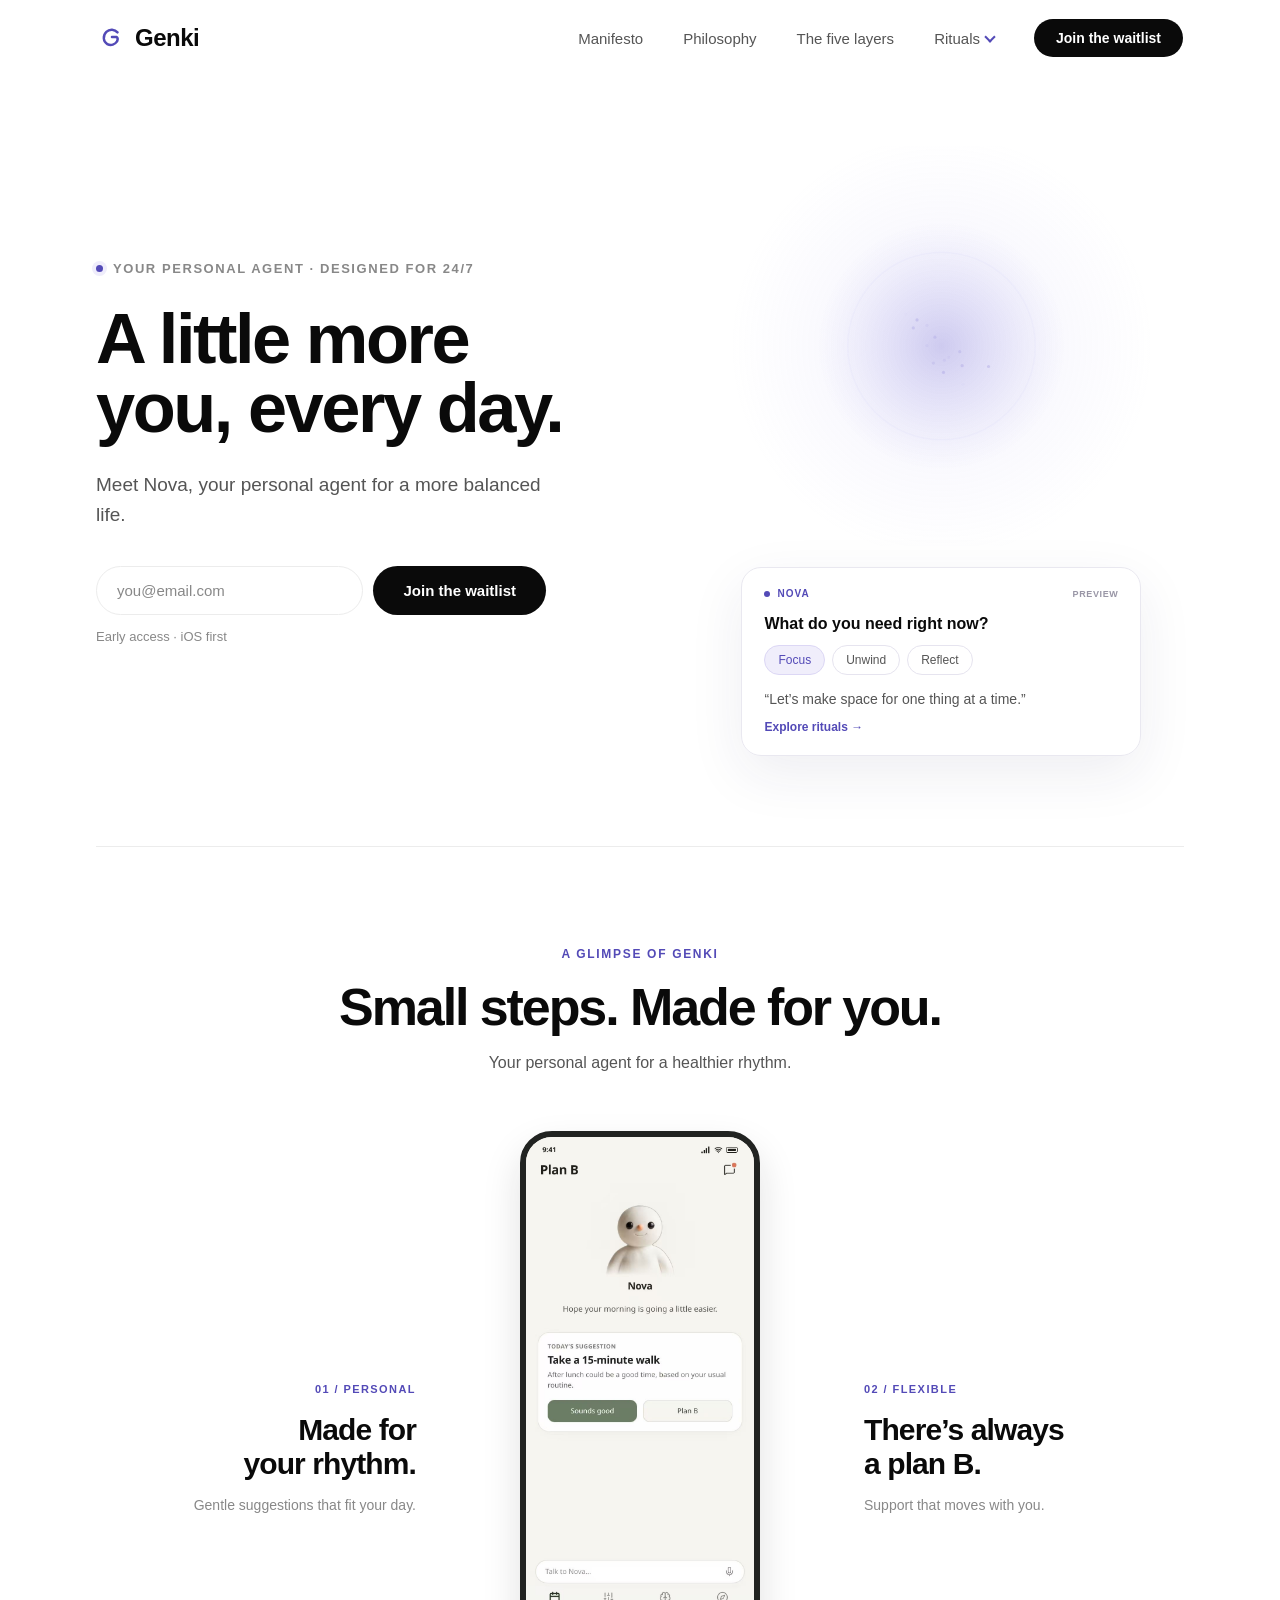
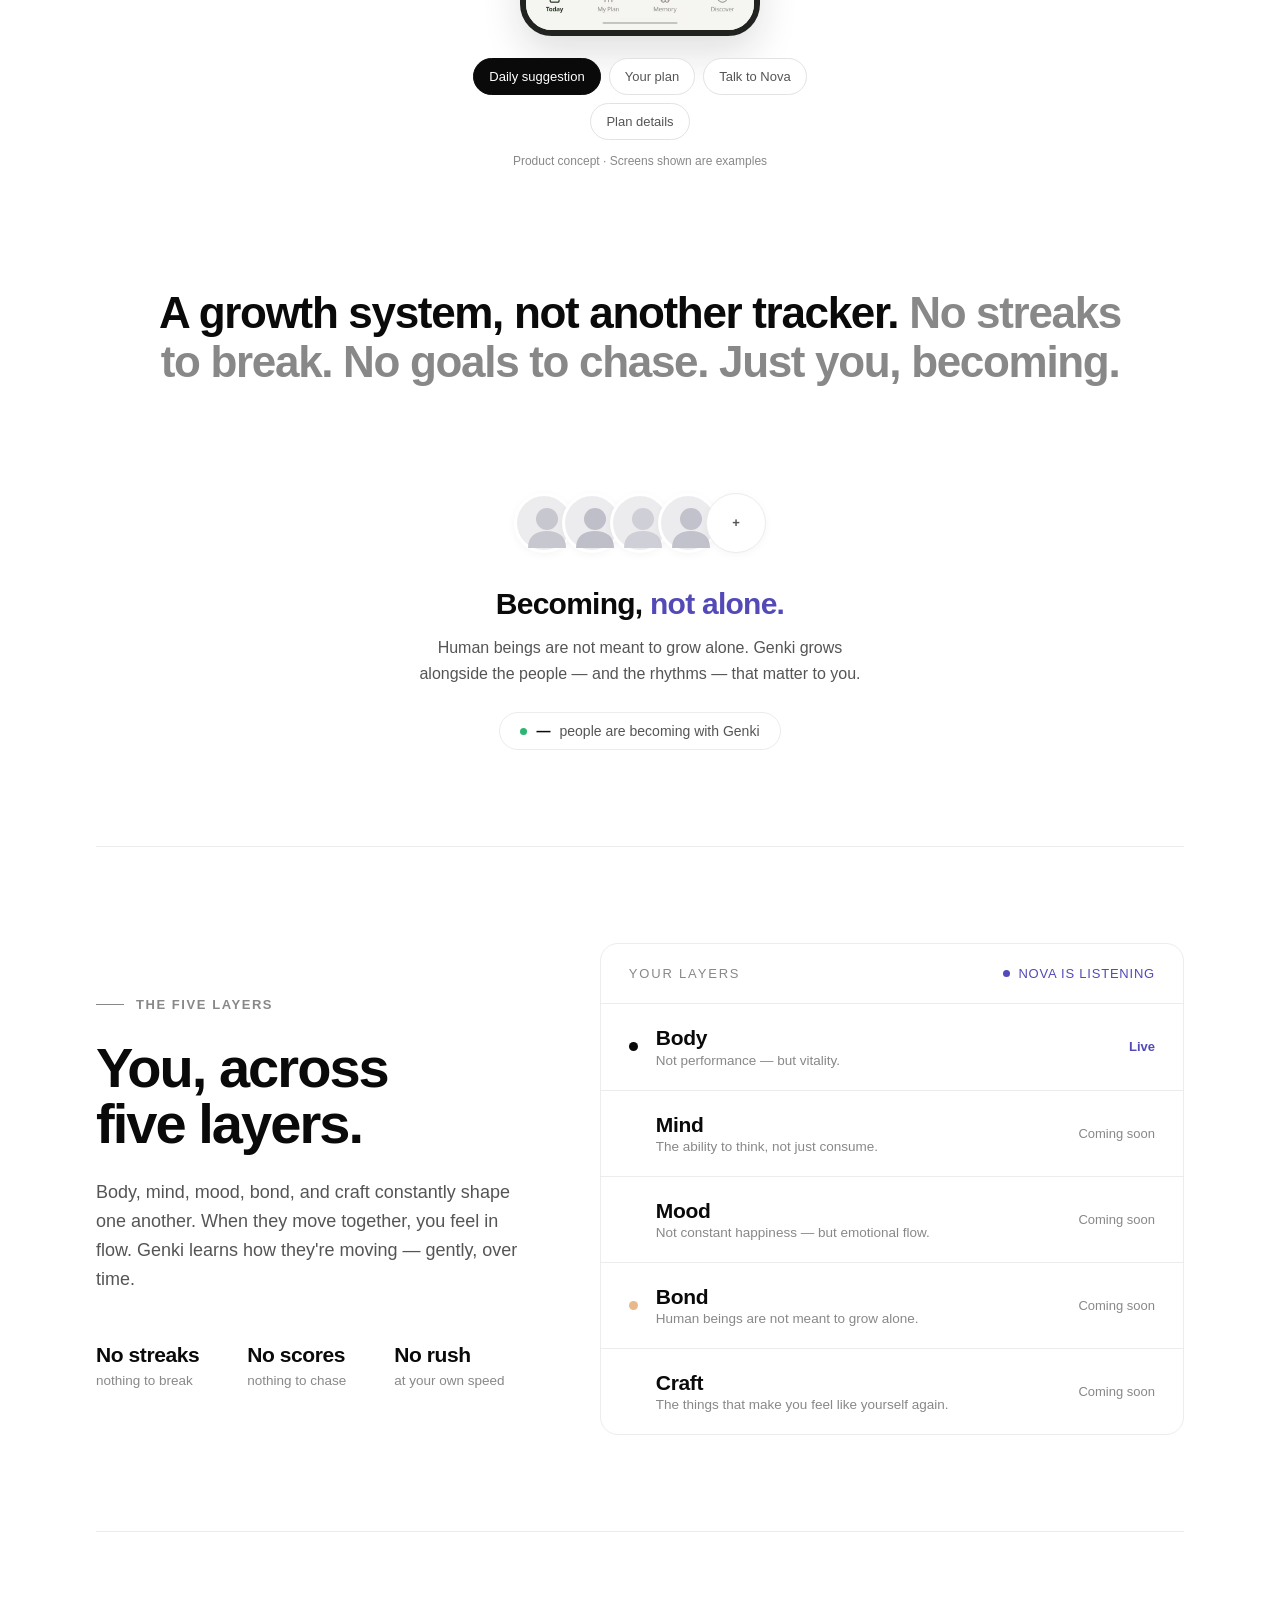
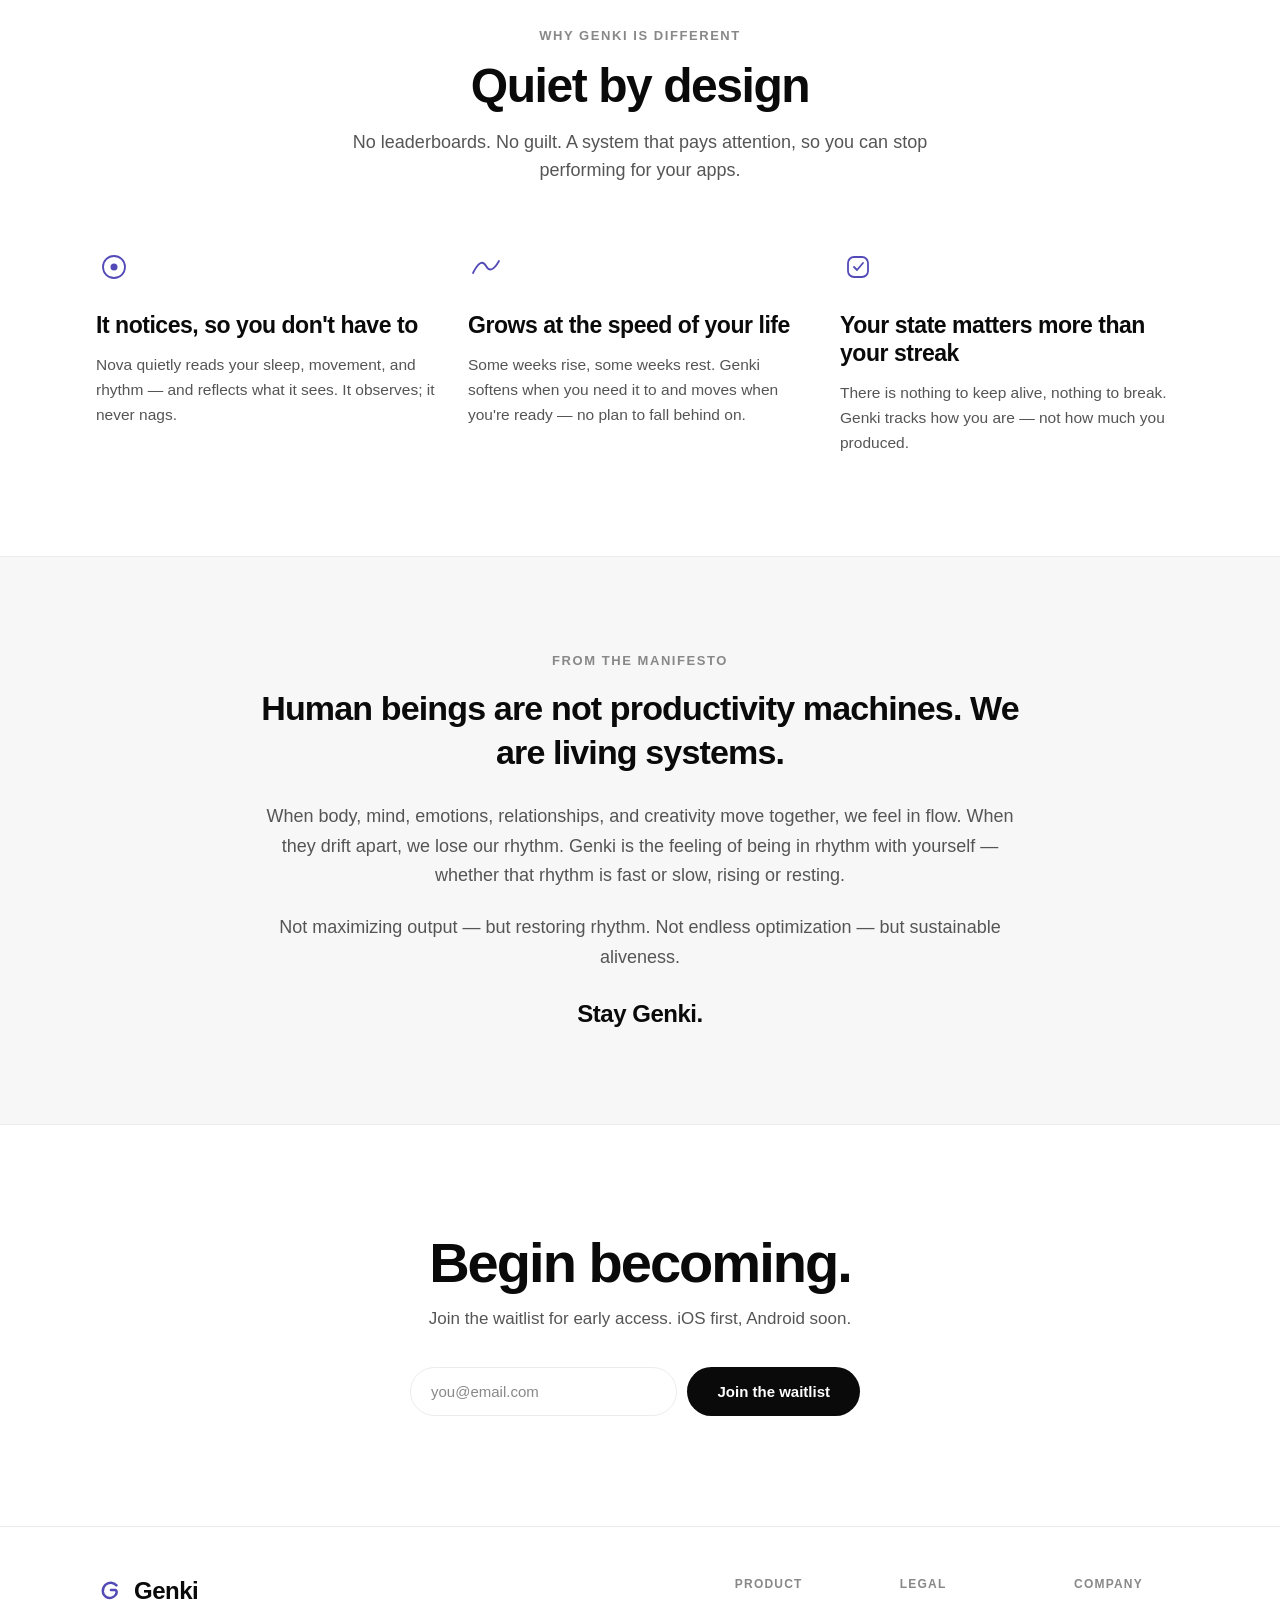
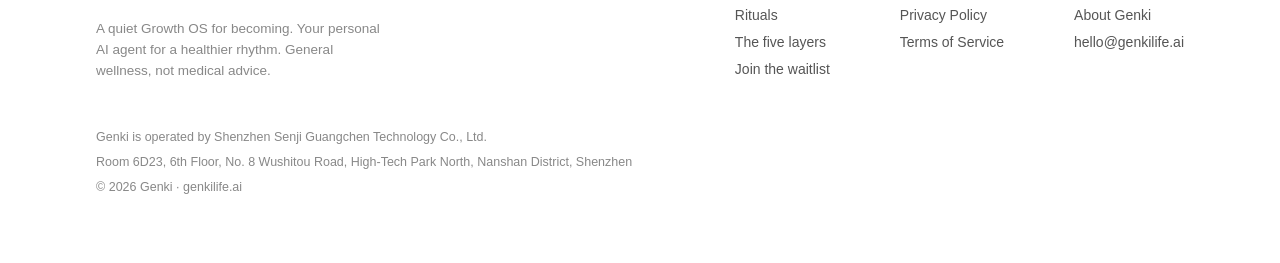
<file: index.html>
<!DOCTYPE html>
<html lang="en">
<head>
<meta charset="UTF-8">
<meta name="viewport" content="width=device-width, initial-scale=1.0">
<title>Genki——Your Personal AI Agent</title>
<meta name="description" content="Meet Nova, your personal agent for everyday wellbeing and growth. A little more you, every day.">
<link rel="icon" href="assets/favicon.svg" type="image/svg+xml">
<link rel="stylesheet" href="assets/styles.css?v=waitlist-anchor-1">
<script defer src="assets/analytics.js"></script>

<!-- Open Graph / social preview -->
<meta property="og:type" content="website">
<meta property="og:site_name" content="Genki">
<meta property="og:title" content="Genki——Your Personal AI Agent">
<meta property="og:description" content="Meet Nova, your personal agent for everyday wellbeing and growth.">
<meta property="og:image" content="https://genkilife.ai/assets/og-default.png">
<meta property="og:url" content="https://genkilife.ai/">
<link rel="canonical" href="https://genkilife.ai/">
<meta name="twitter:card" content="summary_large_image">
<meta name="twitter:title" content="Genki——Your Personal AI Agent">
<meta name="twitter:description" content="Meet Nova, your personal agent for everyday wellbeing and growth.">
<meta name="twitter:image" content="https://genkilife.ai/assets/og-default.png">

</head>
<body data-page="home">

<!-- shared header injected by nav.js -->
<div id="site-nav-root"></div>

<!-- HERO -->
<div class="wrap"><section class="hero" id="top">
  <div class="copy">
    <div class="eyebrow"><span class="dot"></span> Your personal agent · Designed for 24/7</div>
    <h1>A little more<br>you, every day.</h1>
    <p class="sub">Meet Nova, your personal agent for a more balanced life.</p>
    <!-- waitlist signup → POSTs to Go backend on Railway (see assets/waitlist.js) -->
    <form class="signup" id="waitlist" data-waitlist novalidate>
      <input type="email" name="email" placeholder="you@email.com" autocomplete="email" required />
      <button class="btn-dark" type="submit">Join the waitlist</button>
    </form>
    <p class="signup-note">Early access · iOS first</p>
  </div>
  <!-- Nova — a quiet light that notices you -->
  <div class="nova-stage">
    <canvas id="novaSphere" aria-hidden="true"></canvas>
    <div class="nova-demo" aria-label="A glimpse of Nova">
      <div class="demo-label"><span class="demo-dot"></span> NOVA <span>PREVIEW</span></div>
      <p class="demo-prompt">What do you need right now?</p>
      <div class="demo-options" aria-label="Choose a scenario">
        <button type="button" data-nova-choice="focus" aria-pressed="true">Focus</button>
        <button type="button" data-nova-choice="unwind" aria-pressed="false">Unwind</button>
        <button type="button" data-nova-choice="reflect" aria-pressed="false">Reflect</button>
      </div>
      <p class="demo-response" id="nova-response" aria-live="polite">“Let’s make space for one thing at a time.”</p>
      <a class="demo-link" id="nova-link" href="rituals.html">Explore rituals →</a>
    </div>
  </div>
</section></div>

<div class="wrap"><hr class="section-line" /></div>

<!-- PRODUCT CONCEPT -->
<div class="wrap"><section class="product-demo" aria-labelledby="product-demo-title">
  <div class="product-demo-intro">
    <div class="product-demo-eyebrow">A glimpse of Genki</div>
    <h2 id="product-demo-title">Small steps. Made for you.</h2>
    <p>Your personal agent for a healthier rhythm.</p>
  </div>
  <div class="product-demo-layout">
  <div class="product-demo-side product-demo-side-left">
    <div class="product-demo-side-label">01 / Personal</div>
    <h3>Made for<br>your rhythm.</h3>
    <p>Gentle suggestions that fit your day.</p>
  </div>
  <div class="product-demo-view" role="region" aria-label="Product concept screenshots" aria-roledescription="carousel">
    <div class="product-demo-phone">
      <div class="product-demo-track">
        <img src="assets/demo/suggestion.jpg" alt="Nova suggests a 15-minute walk" width="780" height="1688">
        <img src="assets/demo/plan.jpg" alt="A daily plan with a 15-minute walk" width="780" height="1688" loading="lazy">
        <img src="assets/demo/conversation.png" alt="A conversation with Nova about an alternative plan" width="780" height="1688" loading="lazy">
        <img src="assets/demo/details.png" alt="Details for a mindful walking plan" width="780" height="1688" loading="lazy">
      </div>
    </div>
    <div class="product-demo-controls" aria-label="Choose a product screen">
      <button type="button" aria-pressed="true">Daily suggestion</button>
      <button type="button" aria-pressed="false">Your plan</button>
      <button type="button" aria-pressed="false">Talk to Nova</button>
      <button type="button" aria-pressed="false">Plan details</button>
    </div>
    <p class="product-demo-caption">Product concept · Screens shown are examples</p>
  </div>
  <div class="product-demo-side product-demo-side-right">
    <div class="product-demo-side-label">02 / Flexible</div>
    <h3>There’s always<br>a plan B.</h3>
    <p>Support that moves with you.</p>
  </div>
  </div>
</section></div>

<!-- STANCE -->
<div class="wrap"><div class="stance" id="philosophy">
  <p>A growth system, not another tracker. <span class="q">No streaks to break. No goals to chase. Just you, becoming.</span></p>
</div></div>

<!-- BOND + WAITLIST -->
<div class="wrap"><div class="bond-band reveal">
  <div class="silhouettes">
    <div class="sil"><svg viewBox="0 0 60 60" fill="#C7C7CF"><circle cx="30" cy="23" r="11"/><path d="M11 52 C11 40 19 35 30 35 C41 35 49 40 49 52 Z"/></svg></div>
    <div class="sil"><svg viewBox="0 0 60 60" fill="#BFBFC9"><circle cx="30" cy="23" r="11"/><path d="M11 52 C11 40 19 35 30 35 C41 35 49 40 49 52 Z"/></svg></div>
    <div class="sil"><svg viewBox="0 0 60 60" fill="#CFCFD7"><circle cx="30" cy="23" r="11"/><path d="M11 52 C11 40 19 35 30 35 C41 35 49 40 49 52 Z"/></svg></div>
    <div class="sil"><svg viewBox="0 0 60 60" fill="#C2C2CC"><circle cx="30" cy="23" r="11"/><path d="M11 52 C11 40 19 35 30 35 C41 35 49 40 49 52 Z"/></svg></div>
    <div class="sil more">+</div>
  </div>
  <div class="bond-line">Becoming, <span class="ac">not alone.</span></div>
  <p class="bond-sub">Human beings are not meant to grow alone. Genki grows alongside the people — and the rhythms — that matter to you.</p>
  <!-- count is fetched live from the waitlist backend by assets/waitlist.js;
       starts blank and counts up to the REAL number when scrolled into view -->
  <div class="count-pill"><span class="live"></span> <span class="num">—</span> people are becoming with Genki</div>
</div></div>

<!-- FIVE LAYERS -->
<div class="wrap"><section class="block" id="five-layers">
  <div class="layers-split">
    <div class="lx-left reveal">
      <div class="lx-eyebrow"><span class="ln"></span> The five layers</div>
      <h2 class="lx-title">You, across<br>five layers.</h2>
      <p class="lx-desc">Body, mind, mood, bond, and craft constantly shape one another. When they move together, you feel in flow. Genki learns how they're moving — gently, over time.</p>
      <div class="lx-princ">
        <div class="p"><div class="pk">No streaks</div><div class="pl">nothing to break</div></div>
        <div class="p"><div class="pk">No scores</div><div class="pl">nothing to chase</div></div>
        <div class="p"><div class="pk">No rush</div><div class="pl">at your own speed</div></div>
      </div>
    </div>
    <div class="lx-right reveal d1">
      <div class="layer-card">
        <div class="lc-head">
          <span class="lc-name">Your layers</span>
          <span class="lc-status"><span class="d"></span> Nova is listening</span>
        </div>
        <div class="lc-row live"><span class="dot"></span><div class="lc-main"><div class="lc-l">Body</div><div class="lc-sub">Not performance — but vitality.</div></div><span class="lc-state">Live</span></div>
        <div class="lc-row"><span class="dot"></span><div class="lc-main"><div class="lc-l">Mind</div><div class="lc-sub">The ability to think, not just consume.</div></div><span class="lc-state">Coming soon</span></div>
        <div class="lc-row"><span class="dot"></span><div class="lc-main"><div class="lc-l">Mood</div><div class="lc-sub">Not constant happiness — but emotional flow.</div></div><span class="lc-state">Coming soon</span></div>
        <div class="lc-row warm"><span class="dot"></span><div class="lc-main"><div class="lc-l">Bond</div><div class="lc-sub">Human beings are not meant to grow alone.</div></div><span class="lc-state">Coming soon</span></div>
        <div class="lc-row"><span class="dot"></span><div class="lc-main"><div class="lc-l">Craft</div><div class="lc-sub">The things that make you feel like yourself again.</div></div><span class="lc-state">Coming soon</span></div>
      </div>
    </div>
  </div>
</section></div>

<!-- VALUE PROPS -->
<div class="wrap"><section class="block">
  <div class="sec-eyebrow">Why Genki is different</div>
  <h2 class="sec-title">Quiet by design</h2>
  <p class="sec-intro">No leaderboards. No guilt. A system that pays attention, so you can stop performing for your apps.</p>
  <div class="vps">
    <div class="vp reveal">
      <svg class="vmark" viewBox="0 0 36 36" fill="none"><circle cx="18" cy="18" r="11" stroke="#534AB7" stroke-width="1.8"/><circle cx="18" cy="18" r="3.5" fill="#534AB7"/></svg>
      <h3>It notices, so you don't have to</h3>
      <p>Nova quietly reads your sleep, movement, and rhythm — and reflects what it sees. It observes; it never nags.</p>
    </div>
    <div class="vp reveal d1">
      <svg class="vmark" viewBox="0 0 36 36" fill="none"><path d="M5 24 Q13 8 18 17 Q23 26 31 12" stroke="#534AB7" stroke-width="1.8" fill="none" stroke-linecap="round"/></svg>
      <h3>Grows at the speed of your life</h3>
      <p>Some weeks rise, some weeks rest. Genki softens when you need it to and moves when you're ready — no plan to fall behind on.</p>
    </div>
    <div class="vp reveal d2">
      <svg class="vmark" viewBox="0 0 36 36" fill="none"><rect x="8" y="8" width="20" height="20" rx="6" stroke="#534AB7" stroke-width="1.8"/><path d="M14 18 L17 21 L23 14" stroke="#534AB7" stroke-width="1.8" fill="none" stroke-linecap="round" stroke-linejoin="round"/></svg>
      <h3>Your state matters more than your streak</h3>
      <p>There is nothing to keep alive, nothing to break. Genki tracks how you are — not how much you produced.</p>
    </div>
  </div>
</section></div>

<!-- MANIFESTO -->
<section class="block manifesto" id="manifesto"><div class="wrap"><div class="inner">
  <div class="sec-eyebrow">From the manifesto</div>
  <p class="big mline">Human beings are not productivity machines. We are living systems.</p>
  <p class="small mline l2">When body, mind, emotions, relationships, and creativity move together, we feel in flow. When they drift apart, we lose our rhythm. Genki is the feeling of being in rhythm with yourself — whether that rhythm is fast or slow, rising or resting.</p>
  <p class="small mline l3" style="margin-top:22px;">Not maximizing output — but restoring rhythm. Not endless optimization — but sustainable aliveness.</p>
  <div class="stay mline l4">Stay Genki.</div>
</div></div></section>

<!-- FINAL -->
<div class="wrap"><section class="final">
  <h2>Begin becoming.</h2>
  <p>Join the waitlist for early access. iOS first, Android soon.</p>
  <form class="signup" data-waitlist novalidate>
    <input type="email" name="email" placeholder="you@email.com" autocomplete="email" required />
    <button class="btn-dark" type="submit">Join the waitlist</button>
  </form>
</section></div>

<!-- shared footer injected by nav.js -->
<div id="site-footer-root"></div>

<!-- scripts: nav first (injects header/footer), then page behavior -->
<script src="assets/nav.js?v=waitlist-anchor-1"></script>
<script src="assets/nova.js"></script>
<script src="assets/home-preview.js"></script>
<script src="assets/main.js"></script>
<script src="assets/waitlist.js"></script>
</body>
</html>
</file>
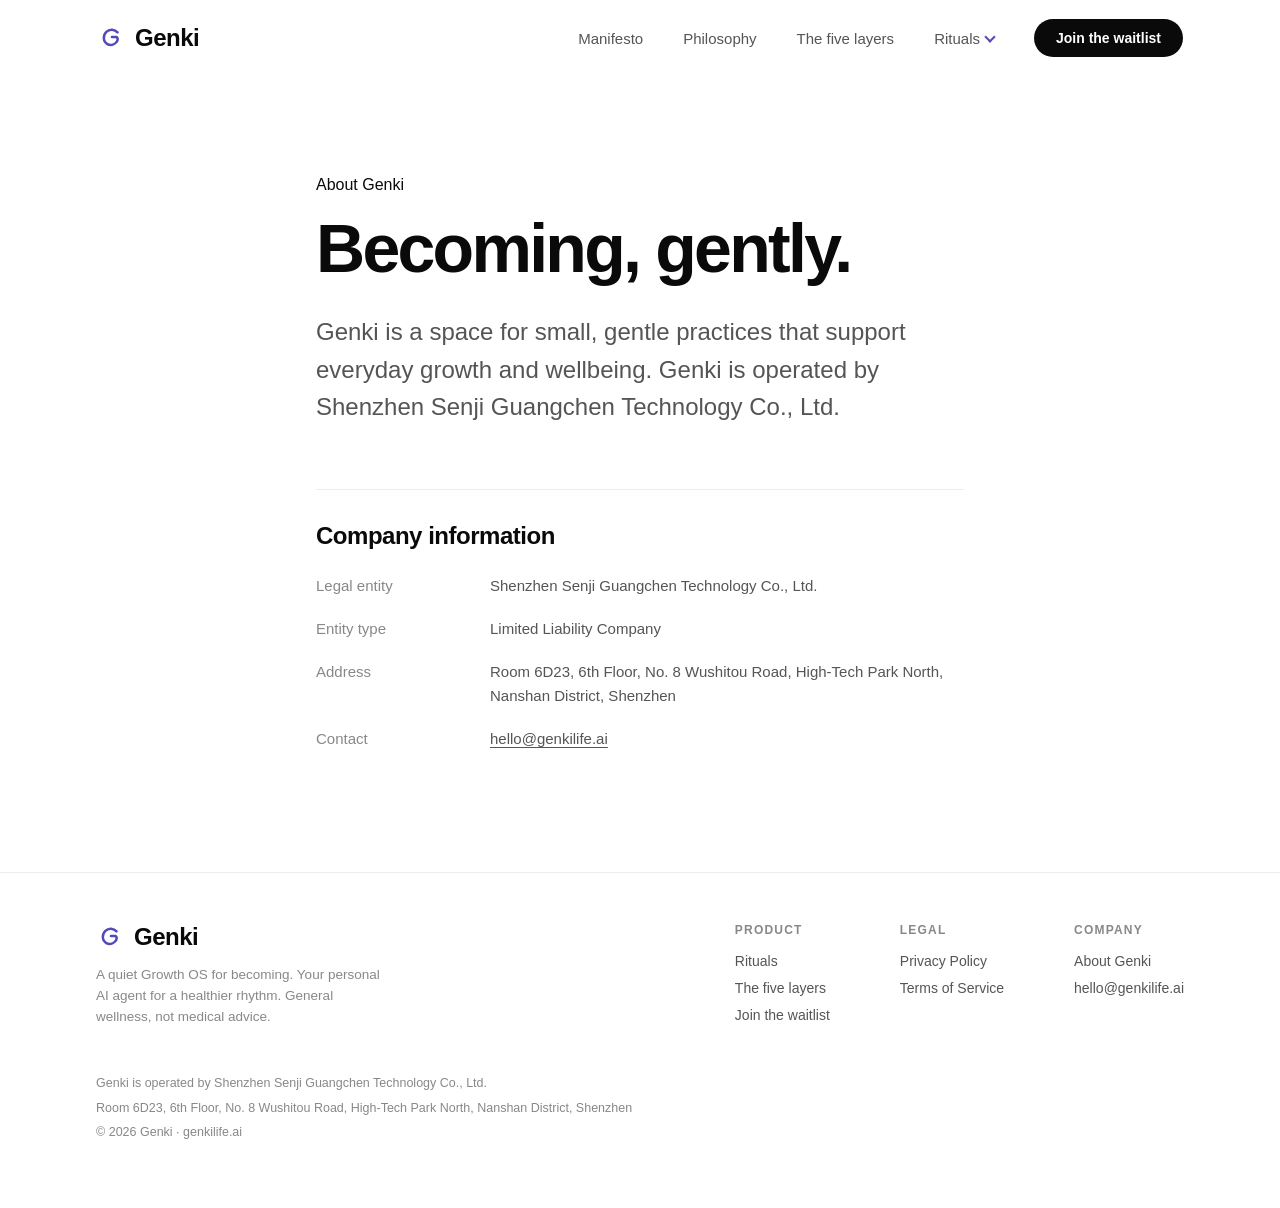
<file: about.html>
<!DOCTYPE html>
<html lang="en">
<head>
<meta charset="UTF-8">
<meta name="viewport" content="width=device-width, initial-scale=1.0">
<title>About Genki</title>
<meta name="description" content="Learn about Genki and the company behind it.">
<link rel="icon" href="assets/favicon.svg" type="image/svg+xml">
<link rel="stylesheet" href="assets/styles.css">
<script defer src="assets/analytics.js"></script>
<link rel="canonical" href="https://genkilife.ai/about.html">
</head>
<body>
<div id="site-nav-root"></div>
<main class="wrap about-page">
  <div class="eyebrow2">About Genki</div>
  <h1>Becoming, gently.</h1>
  <p class="about-intro">Genki is a space for small, gentle practices that support everyday growth and wellbeing. Genki is operated by Shenzhen Senji Guangchen Technology Co., Ltd.</p>

  <section class="about-section" aria-labelledby="company-heading">
    <h2 id="company-heading">Company information</h2>
    <dl class="about-details">
      <dt>Legal entity</dt>
      <dd>Shenzhen Senji Guangchen Technology Co., Ltd.</dd>
      <dt>Entity type</dt>
      <dd>Limited Liability Company</dd>
      <dt>Address</dt>
      <dd>Room 6D23, 6th Floor, No. 8 Wushitou Road, High-Tech Park North, Nanshan District, Shenzhen</dd>
      <dt>Contact</dt>
      <dd><a href="mailto:hello@genkilife.ai">hello@genkilife.ai</a></dd>
    </dl>
  </section>
</main>
<div id="site-footer-root"></div>
<script src="assets/nav.js?v=waitlist-anchor-1"></script>
</body>
</html>
</file>
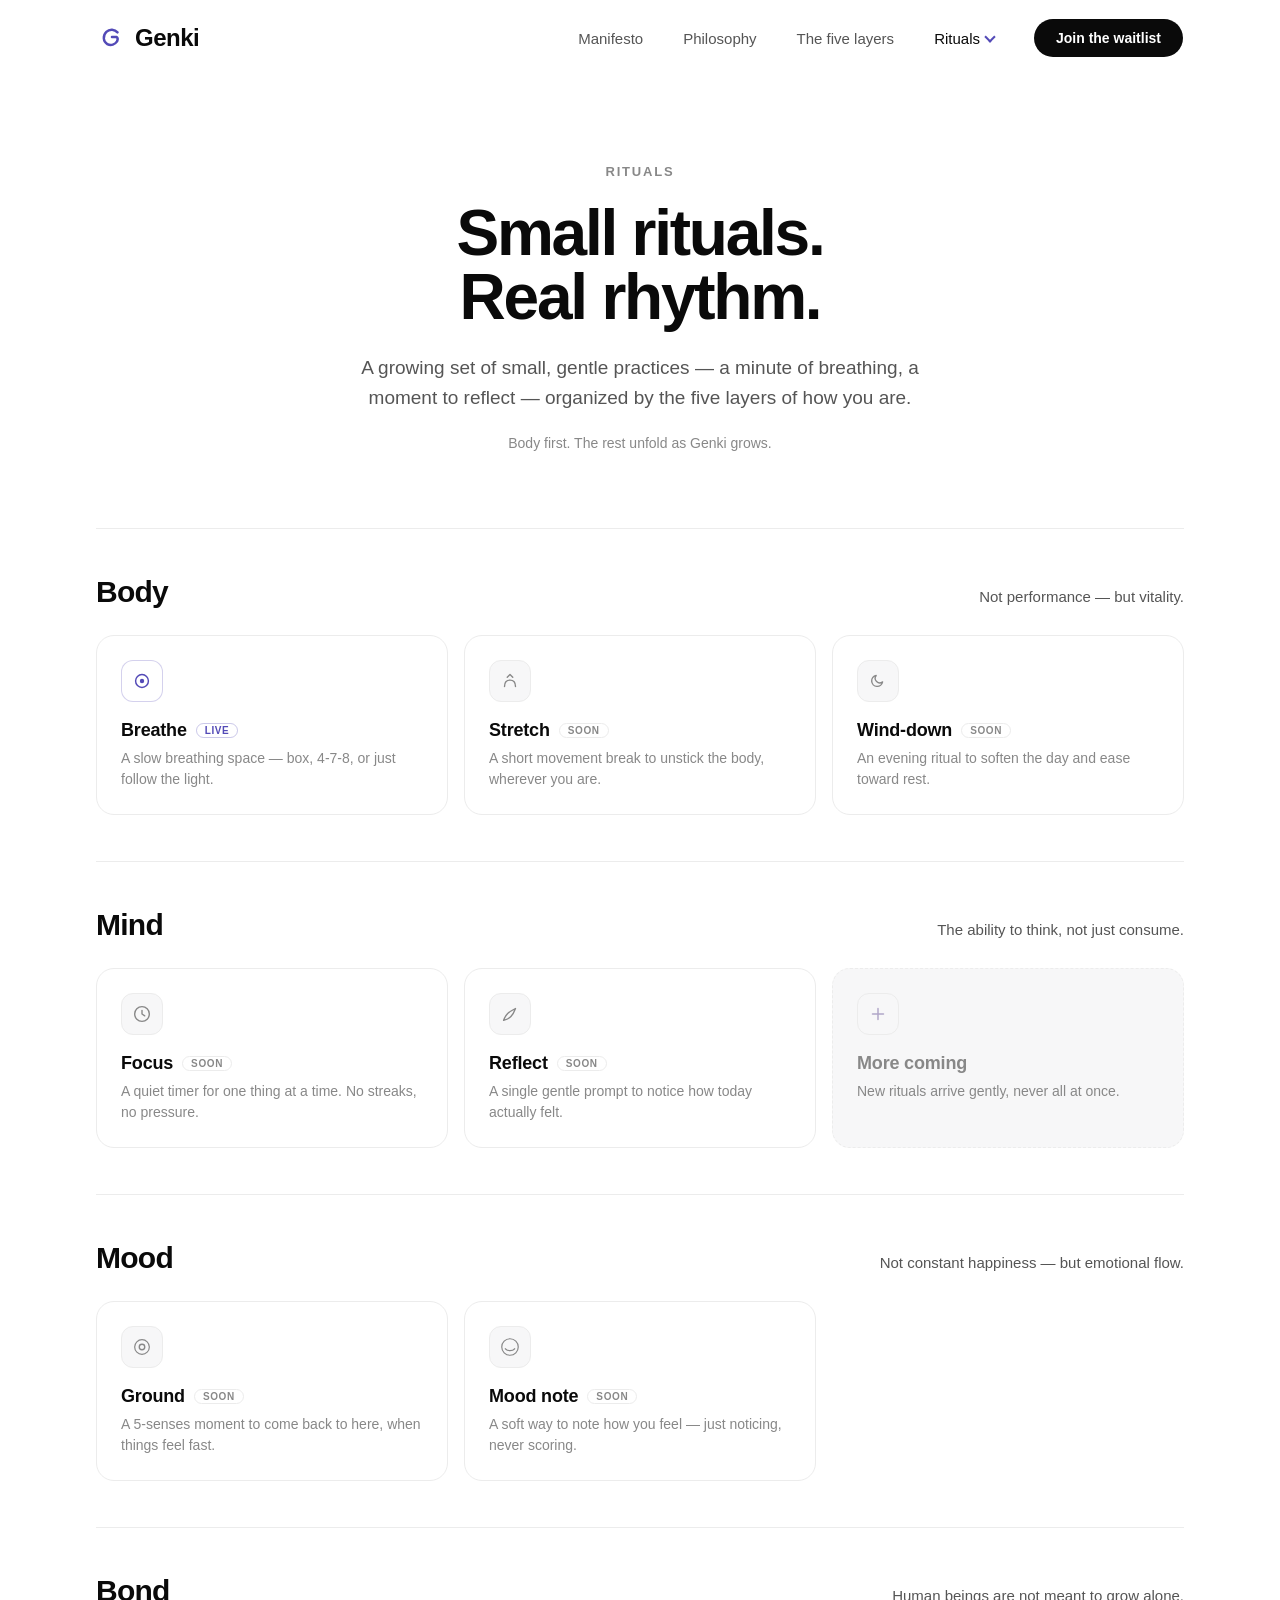
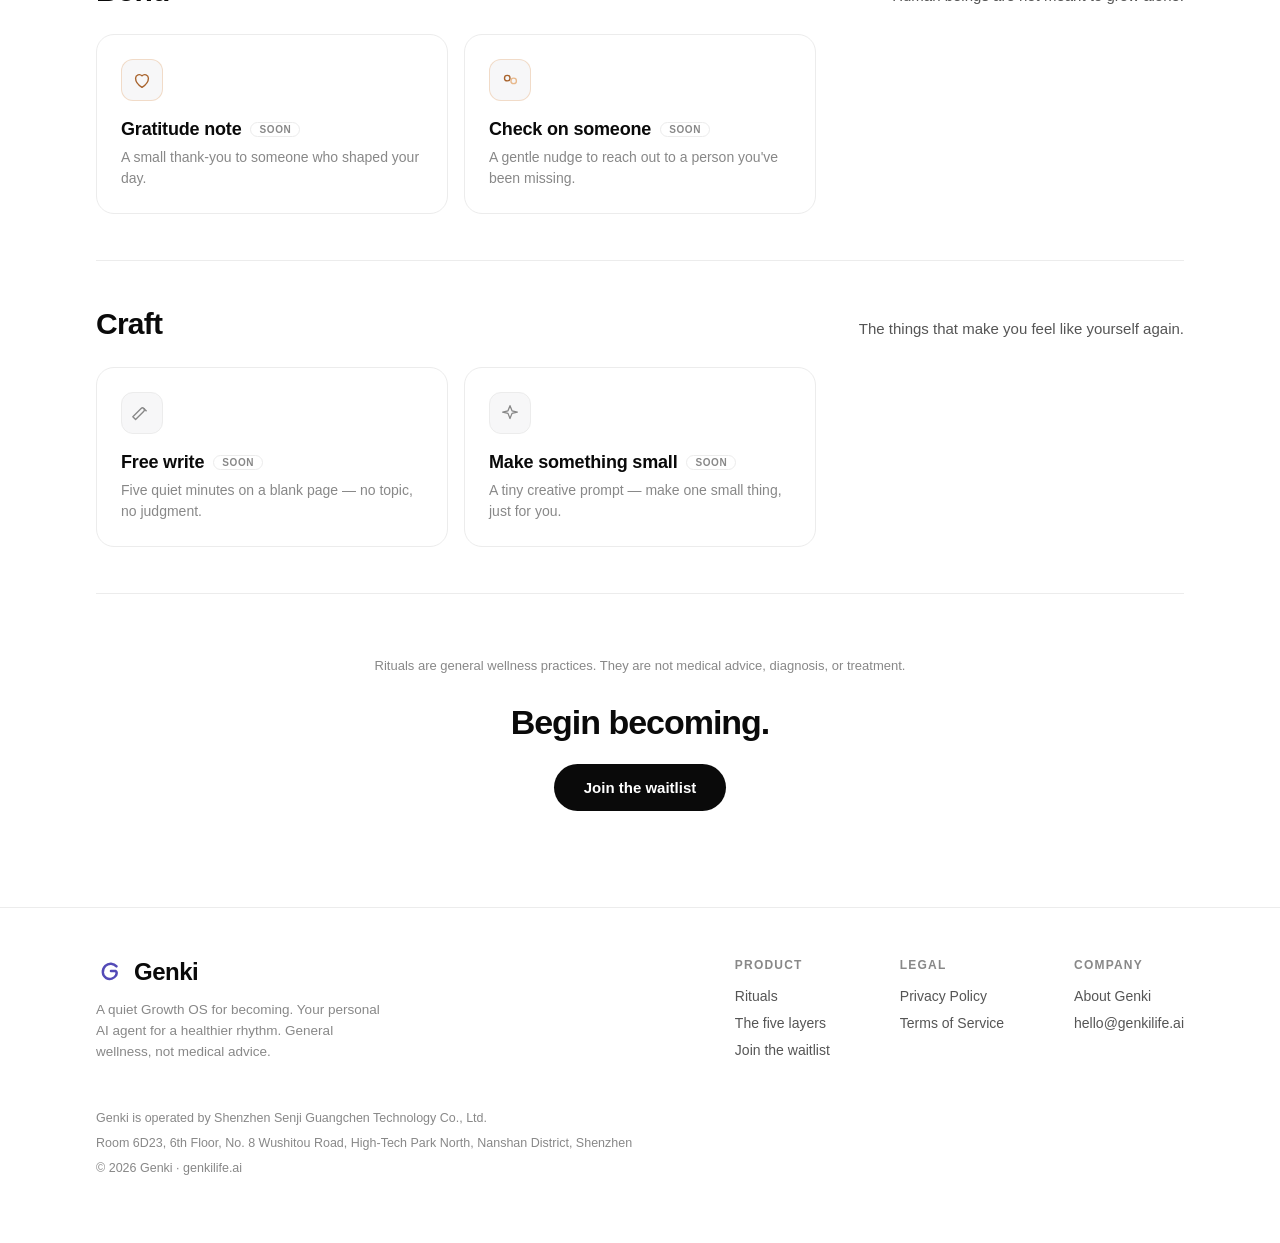
<file: rituals.html>
<!DOCTYPE html>
<html lang="en">
<head>
<meta charset="UTF-8">
<meta name="viewport" content="width=device-width, initial-scale=1.0">
<title>Rituals — Genki</title>
<meta name="description" content="Small, gentle practices — organized by the five layers of how you are. General wellness, not medical advice.">
<link rel="icon" href="assets/favicon.svg" type="image/svg+xml">
<link rel="stylesheet" href="assets/styles.css">
<script defer src="assets/analytics.js"></script>

<!-- Open Graph / social preview -->
<meta property="og:type" content="website">
<meta property="og:site_name" content="Genki">
<meta property="og:title" content="Rituals — Genki">
<meta property="og:description" content="Small, gentle practices — organized by the five layers of how you are. General wellness, not medical advice.">
<meta property="og:image" content="https://genkilife.ai/assets/og-default.png">
<meta property="og:url" content="https://genkilife.ai/rituals.html">
<link rel="canonical" href="https://genkilife.ai/rituals.html">
<meta name="twitter:card" content="summary_large_image">
<meta name="twitter:title" content="Rituals — Genki">
<meta name="twitter:description" content="Small, gentle practices — organized by the five layers of how you are.">
<meta name="twitter:image" content="https://genkilife.ai/assets/og-default.png">

</head>
<body data-page="rituals">

<div id="site-nav-root"></div>

<div class="wrap">
  <section class="rit-hero">
    <div class="eyebrow2">Rituals</div>
    <h1>Small rituals.<br>Real rhythm.</h1>
    <p>A growing set of small, gentle practices — a minute of breathing, a moment to reflect — organized by the five layers of how you are.</p>
    <p class="micro2">Body first. The rest unfold as Genki grows.</p>
  </section>

  <!-- BODY -->
  <section class="dim reveal">
    <div class="dim-head"><span class="name">Body</span><span class="line">Not performance — but vitality.</span></div>
    <div class="tools">
      <a class="tcard live" href="rituals/breathe.html" style="display:block;text-decoration:none;color:inherit;">
        <div class="ic"><svg width="22" height="22" viewBox="0 0 24 24" fill="none"><circle cx="12" cy="12" r="7" stroke="#534AB7" stroke-width="1.6"/><circle cx="12" cy="12" r="2.4" fill="#534AB7"/></svg></div>
        <div class="cn">Breathe <span class="badge">Live</span></div>
        <div class="cd">A slow breathing space — box, 4-7-8, or just follow the light.</div>
      </a>
      <div class="tcard">
        <div class="ic"><svg width="22" height="22" viewBox="0 0 24 24" fill="none"><path d="M6 18c0-4 2-7 6-7s6 3 6 7" stroke="#888" stroke-width="1.5" stroke-linecap="round"/><path d="M9 8l3-3 3 3" stroke="#888" stroke-width="1.5" stroke-linecap="round" stroke-linejoin="round"/></svg></div>
        <div class="cn">Stretch <span class="badge soon">Soon</span></div>
        <div class="cd">A short movement break to unstick the body, wherever you are.</div>
      </div>
      <div class="tcard">
        <div class="ic"><svg width="22" height="22" viewBox="0 0 24 24" fill="none"><path d="M17 13a6 6 0 1 1-7-7 5 5 0 0 0 7 7z" stroke="#888" stroke-width="1.5" stroke-linejoin="round"/></svg></div>
        <div class="cn">Wind-down <span class="badge soon">Soon</span></div>
        <div class="cd">An evening ritual to soften the day and ease toward rest.</div>
      </div>
    </div>
  </section>

  <!-- MIND -->
  <section class="dim reveal">
    <div class="dim-head"><span class="name">Mind</span><span class="line">The ability to think, not just consume.</span></div>
    <div class="tools">
      <div class="tcard">
        <div class="ic"><svg width="22" height="22" viewBox="0 0 24 24" fill="none"><circle cx="12" cy="12" r="8" stroke="#888" stroke-width="1.5"/><path d="M12 8v4l3 2" stroke="#888" stroke-width="1.5" stroke-linecap="round"/></svg></div>
        <div class="cn">Focus <span class="badge soon">Soon</span></div>
        <div class="cd">A quiet timer for one thing at a time. No streaks, no pressure.</div>
      </div>
      <div class="tcard">
        <div class="ic"><svg width="22" height="22" viewBox="0 0 24 24" fill="none"><path d="M5 19c2-6 5-9 13-13-3 8-6 11-13 13z" stroke="#888" stroke-width="1.5" stroke-linejoin="round"/></svg></div>
        <div class="cn">Reflect <span class="badge soon">Soon</span></div>
        <div class="cd">A single gentle prompt to notice how today actually felt.</div>
      </div>
      <div class="tcard ghost">
        <div class="ic"><svg width="22" height="22" viewBox="0 0 24 24" fill="none"><path d="M12 6v12M6 12h12" stroke="#B0A6C8" stroke-width="1.6" stroke-linecap="round"/></svg></div>
        <div class="cn">More coming</div>
        <div class="cd">New rituals arrive gently, never all at once.</div>
      </div>
    </div>
  </section>

  <!-- MOOD -->
  <section class="dim reveal">
    <div class="dim-head"><span class="name">Mood</span><span class="line">Not constant happiness — but emotional flow.</span></div>
    <div class="tools">
      <div class="tcard">
        <div class="ic"><svg width="22" height="22" viewBox="0 0 24 24" fill="none"><circle cx="12" cy="12" r="3" stroke="#888" stroke-width="1.5"/><circle cx="12" cy="12" r="8" stroke="#888" stroke-width="1.3"/></svg></div>
        <div class="cn">Ground <span class="badge soon">Soon</span></div>
        <div class="cd">A 5-senses moment to come back to here, when things feel fast.</div>
      </div>
      <div class="tcard">
        <div class="ic"><svg width="22" height="22" viewBox="0 0 24 24" fill="none"><path d="M7 14s1.6 2 5 2 5-2 5-2" stroke="#888" stroke-width="1.5" stroke-linecap="round"/><circle cx="12" cy="12" r="9" stroke="#888" stroke-width="1.3"/></svg></div>
        <div class="cn">Mood note <span class="badge soon">Soon</span></div>
        <div class="cd">A soft way to note how you feel — just noticing, never scoring.</div>
      </div>
    </div>
  </section>

  <!-- BOND -->
  <section class="dim bond reveal">
    <div class="dim-head"><span class="name">Bond</span><span class="line">Human beings are not meant to grow alone.</span></div>
    <div class="tools">
      <div class="tcard">
        <div class="ic" style="border-color:rgba(232,185,140,0.45);"><svg width="22" height="22" viewBox="0 0 24 24" fill="none"><path d="M12 20s-7-4.5-7-10a4 4 0 0 1 7-2.5A4 4 0 0 1 19 10c0 5.5-7 10-7 10z" stroke="#A8632C" stroke-width="1.5" stroke-linejoin="round"/></svg></div>
        <div class="cn">Gratitude note <span class="badge soon">Soon</span></div>
        <div class="cd">A small thank-you to someone who shaped your day.</div>
      </div>
      <div class="tcard">
        <div class="ic" style="border-color:rgba(232,185,140,0.45);"><svg width="22" height="22" viewBox="0 0 24 24" fill="none"><circle cx="9" cy="10" r="3" stroke="#A8632C" stroke-width="1.5"/><circle cx="16" cy="13" r="3" stroke="#E8B98C" stroke-width="1.5"/></svg></div>
        <div class="cn">Check on someone <span class="badge soon">Soon</span></div>
        <div class="cd">A gentle nudge to reach out to a person you've been missing.</div>
      </div>
    </div>
  </section>

  <!-- CRAFT -->
  <section class="dim reveal">
    <div class="dim-head"><span class="name">Craft</span><span class="line">The things that make you feel like yourself again.</span></div>
    <div class="tools">
      <div class="tcard">
        <div class="ic"><svg width="22" height="22" viewBox="0 0 24 24" fill="none"><path d="M5 19l9-9a2 2 0 0 0-3-3l-9 9z" stroke="#888" stroke-width="1.5" stroke-linejoin="round"/><path d="M14 7l3 3" stroke="#888" stroke-width="1.5"/></svg></div>
        <div class="cn">Free write <span class="badge soon">Soon</span></div>
        <div class="cd">Five quiet minutes on a blank page — no topic, no judgment.</div>
      </div>
      <div class="tcard">
        <div class="ic"><svg width="22" height="22" viewBox="0 0 24 24" fill="none"><path d="M12 4l2.2 5.6L20 11l-5.8 1.4L12 18l-2.2-5.6L4 11l5.8-1.4z" stroke="#888" stroke-width="1.4" stroke-linejoin="round"/></svg></div>
        <div class="cn">Make something small <span class="badge soon">Soon</span></div>
        <div class="cd">A tiny creative prompt — make one small thing, just for you.</div>
      </div>
    </div>
  </section>

  <section class="closing">
    <p class="note">Rituals are general wellness practices. They are not medical advice, diagnosis, or treatment.</p>
    <h3>Begin becoming.</h3>
    <a href="index.html#waitlist" class="btn">Join the waitlist</a>
  </section>
</div>

<div id="site-footer-root"></div>

<script src="assets/nav.js?v=waitlist-anchor-1"></script>
<script src="assets/main.js"></script>
</body>
</html>
</file>
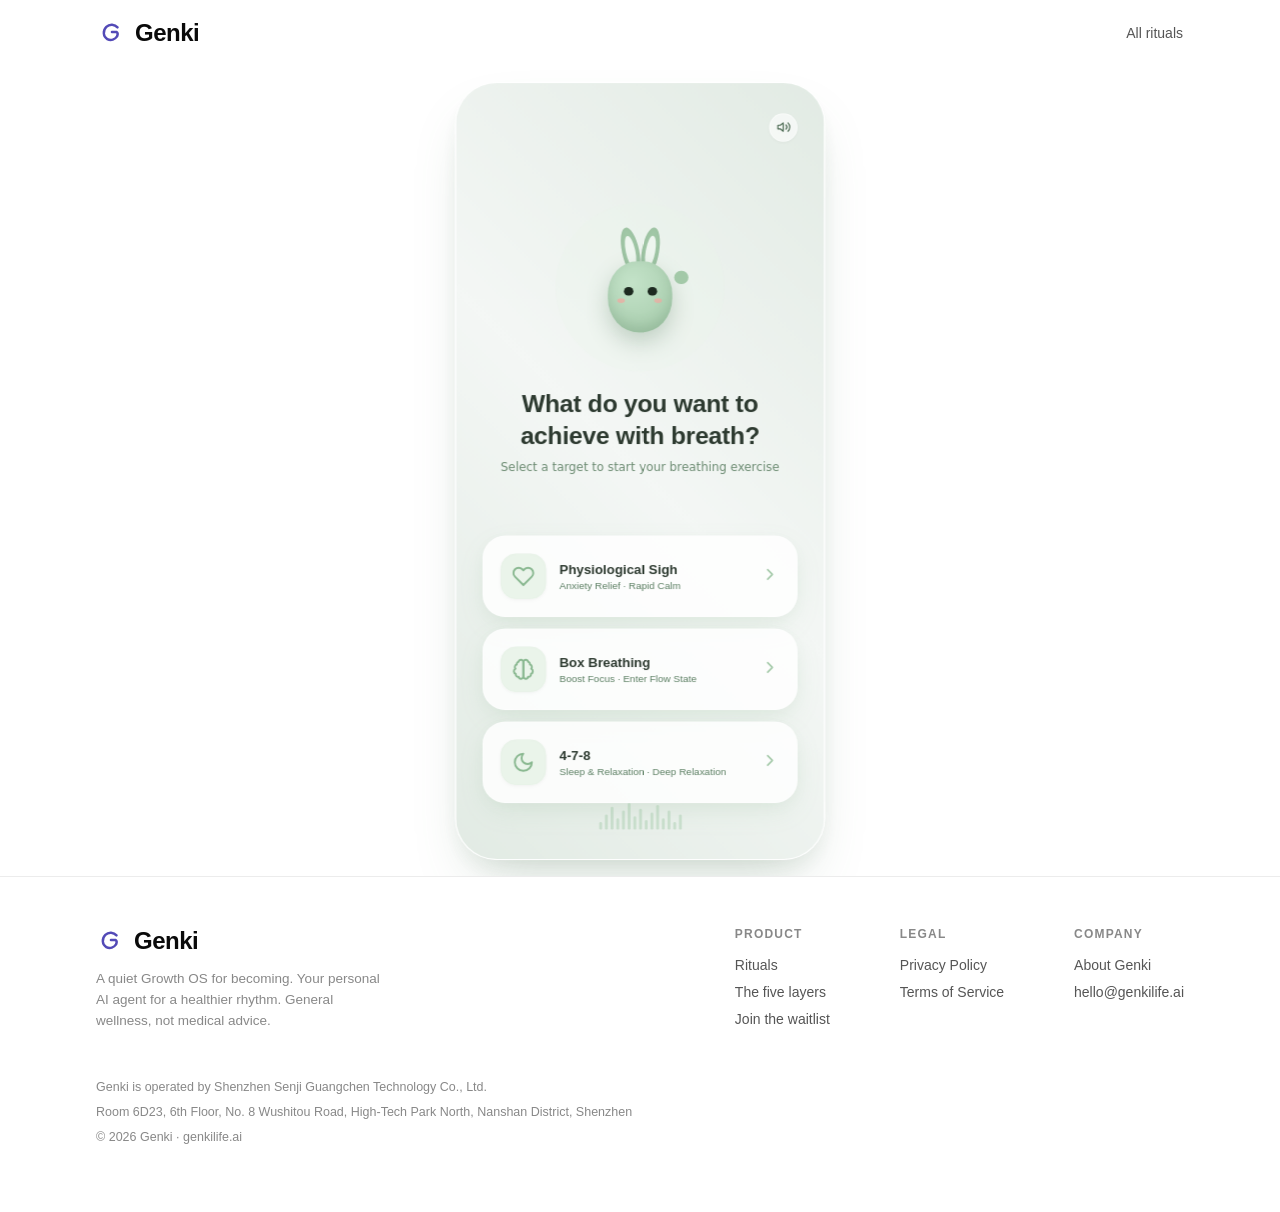
<file: rituals/breathe.html>
<!DOCTYPE html>
<html lang="en">
<head>
<meta charset="UTF-8">
<meta name="viewport" content="width=device-width, initial-scale=1.0, viewport-fit=cover">
<title>Breathe — Genki</title>
<meta name="description" content="A slow breathing space from Genki — follow your rhythm. General wellness, not medical advice.">
<link rel="icon" href="../assets/favicon.svg" type="image/svg+xml">
<link rel="canonical" href="https://genkilife.ai/rituals/breathe.html">
<link rel="stylesheet" href="../assets/styles.css">
<script defer src="../assets/analytics.js"></script>

<!-- Open Graph / social preview -->
<meta property="og:type" content="website">
<meta property="og:site_name" content="Genki">
<meta property="og:title" content="Breathe — a quiet space to slow down">
<meta property="og:description" content="A small ritual from Genki — a quiet Growth OS for becoming. Follow the light, find your rhythm.">
<meta property="og:image" content="https://genkilife.ai/assets/og-breathe.png">
<meta property="og:url" content="https://genkilife.ai/rituals/breathe.html">
<meta name="twitter:card" content="summary_large_image">
<meta name="twitter:title" content="Breathe — a quiet space to slow down">
<meta name="twitter:description" content="A small ritual from Genki — a quiet Growth OS for becoming.">
<meta name="twitter:image" content="https://genkilife.ai/assets/og-breathe.png">


<style>
  /* ============================================================
     红框外 (host shell) —— 保持 Genki 站点的工具页布局不变。
     这一层用站点共享的 styles.css 设计 token (--ink/--line 等)。
     ============================================================ */
  .breathe-shell {
    height: calc(100vh - 90px);
    height: calc(100dvh - 90px);
    display: flex;
    flex-direction: column;
    align-items: center;
    justify-content: center;
    padding: 0;
    overflow: hidden;
  }

  /* ============================================================
     红框 = ritual 容器。装下「用户用大模型生成的 ritual」。
     MVP 阶段：直接内联渲染，不用 iframe（先不隔离）。

     自适应策略（容器宽度驱动，非设备类型）：
     - 窄屏 / 窄窗口（手机）：ritual 全屏铺满，自适应屏幕。
     - 宽屏（Web）：ritual 收缩成手机竖屏比例，外面套一个
       纯玻璃手机壳，居中显示。
     手机壳是「容器」的能力，不是某个 ritual 的责任 —— 将来任何
     塞进框的 ritual 都自动获得这套展示逻辑。
     ============================================================ */

  /* 默认（窄屏 / 手机）：铺满整个 shell */
  .ritual-frame {
    position: relative;
    width: 100%;
    height: 100%;
    flex: 1;
    min-height: 0;
    overflow: hidden;
  }

  /* 宽屏（Web）：套玻璃手机壳，固定基准尺寸，JS 等比缩放居中 */
  @media (min-width: 600px) {
    .breathe-shell { position: relative; }
    .ritual-frame {
      flex: 0 0 auto;
      /* 固定设计基准尺寸：框内永远按 390×820 布局（绝对装得下），
         实际显示大小由 JS 通过 transform:scale 等比缩放得到。
         矮屏 → 整体缩小，内容完整不溢出、不滚动。 */
      width: 390px;
      height: 820px;
      transform-origin: center center;
      border-radius: 44px;
      /* 纯玻璃壳 */
      background: rgba(255, 255, 255, 0.45);
      -webkit-backdrop-filter: blur(8px);
      backdrop-filter: blur(8px);
      border: 1px solid rgba(255, 255, 255, 0.6);
      box-shadow:
        0 1px 1px rgba(255,255,255,0.6) inset,
        0 30px 60px -20px rgba(93, 128, 100, 0.28),
        0 12px 28px -12px rgba(93, 128, 100, 0.18);
      padding: 10px;            /* 壳厚度：内屏与壳边之间留一圈 */
    }
    /* 壳内的「屏幕」：再做一层圆角裁切，让 ritual 嵌在玻璃壳里 */
    .ritual-frame > .sg-root {
      border-radius: 36px;
      overflow: hidden;
    }
  }

  /* ============================================================
     ↓↓↓ 以下全部是「框内」内容：原生化的 Sage Breath ↓↓↓
     来自用户提供的 React 项目，已脱离 React/Vite/Tailwind，
     UI 与交互逻辑一比一保留。所有样式带 .sg- 前缀，
     与站点 styles.css 完全隔离，不会互相污染。
     ============================================================ */

  /* —— 字体：Sage 原项目用 Inter/Space Grotesk/JetBrains Mono。
        站点可能没全加载，这里给安全回退，不引入外部 CDN。 —— */
  .sg-root {
    --sg-sage-50:#FDFBF7; --sg-sage-100:#E8F3E8; --sg-sage-200:#CBDBCB;
    --sg-sage-300:#B7D5BD; --sg-sage-400:#A3C9A8; --sg-sage-500:#89B890;
    --sg-sage-600:#5D8064; --sg-sage-700:#4A6951; --sg-sage-800:#354D3B; --sg-sage-900:#2D3A30;
    --sg-sans:"Inter",-apple-system,BlinkMacSystemFont,"Segoe UI","PingFang SC","Microsoft YaHei",system-ui,sans-serif;
    --sg-display:"Space Grotesk","Inter",sans-serif;
    --sg-mono:"JetBrains Mono",ui-monospace,SFMono-Regular,monospace;

    position:absolute; inset:0;
    font-family:var(--sg-sans);
    color:var(--sg-sage-900);
    background:linear-gradient(45deg,#E2EBE4 0%,#F4F7F5 50%,#E2EBE4 100%);
    overflow:hidden;
    -webkit-font-smoothing:antialiased;
    user-select:none; -webkit-user-select:none;
  }
  .sg-root *{ box-sizing:border-box; }

  /* —— 每一屏：绝对铺满容器，淡入淡出切换（还原 React 版屏间过渡）—— */
  .sg-screen{
    position:absolute; inset:0;
    display:flex; flex-direction:column;
    padding:clamp(16px,3.5vh,32px) clamp(16px,4vw,28px);
    opacity:0; pointer-events:none;
    transition:opacity .45s ease;
    overflow-y:auto;
  }
  .sg-screen.active{ opacity:1; pointer-events:auto; }

  /* —— 内容列：框内永远是手机宽度，统一用手机版布局 —— */
  .sg-col{
    width:100%; max-width:440px; margin:0 auto;
    flex:1; display:flex; flex-direction:column;
    min-height:0;
  }

  /* —— 顶部小工具栏（静音等）—— */
  .sg-top{ display:flex; justify-content:space-between; align-items:center; flex-shrink:0; }
  .sg-icon-btn{
    width:30px; height:30px; border-radius:50%;
    background:rgba(255,255,255,.6); border:1px solid rgba(255,255,255,.55);
    display:grid; place-items:center; cursor:pointer; color:var(--sg-sage-700);
    box-shadow:0 1px 3px rgba(0,0,0,.04); transition:background .15s, transform .1s;
    flex-shrink:0;
  }
  .sg-icon-btn:hover{ background:#fff; }
  .sg-icon-btn:active{ transform:scale(.95); }
  .sg-icon-btn svg{ width:15px; height:15px; }

  /* —— 吉祥物（CSS 黏土兔，还原原项目绿兔气质）—— */
  .sg-mascot-ring{
    width:clamp(140px,22vh,178px); aspect-ratio:1;
    border-radius:50%; background:rgba(232,243,232,.25);
    display:grid; place-items:center; margin:0 auto;
    animation:sg-float 6s ease-in-out infinite;
  }
  @keyframes sg-float{ 0%,100%{transform:translateY(0);} 50%{transform:translateY(-8px);} }
  .sg-bunny{ width:68%; height:68%; position:relative; }
  .sg-bunny .b-body{ position:absolute; left:22%; top:28%; width:56%; height:62%;
    border-radius:46% 46% 48% 48%;
    background:radial-gradient(circle at 38% 30%,#c4e3c9,var(--sg-sage-400));
    box-shadow:0 10px 22px rgba(93,128,100,.3), inset 0 -7px 12px rgba(93,128,100,.22); }
  .sg-bunny .b-ear{ position:absolute; top:-2%; width:15%; height:42%; border-radius:50%;
    background:var(--sg-sage-400); box-shadow:inset 0 -3px 7px rgba(93,128,100,.22); }
  .sg-bunny .b-ear.l{ left:34%; transform:rotate(-12deg); }
  .sg-bunny .b-ear.r{ left:52%; transform:rotate(10deg); }
  .sg-bunny .b-ear::after{ content:""; position:absolute; inset:18% 24%; border-radius:50%; background:#eef6ef; }
  .sg-bunny .b-eye{ position:absolute; top:50%; width:8%; height:8%; border-radius:50%; background:#1d2a20; }
  .sg-bunny .b-eye.l{ left:36%; } .sg-bunny .b-eye.r{ left:57%; }
  .sg-bunny .b-cheek{ position:absolute; top:60%; width:7%; height:4%; border-radius:50%; background:#f3a9a0; opacity:.7; }
  .sg-bunny .b-cheek.l{ left:30%; } .sg-bunny .b-cheek.r{ left:62%; }
  .sg-bunny .b-paw{ position:absolute; top:36%; right:8%; width:12%; aspect-ratio:1; border-radius:50%;
    background:var(--sg-sage-400); }

  /* —— 标题 —— */
  .sg-h1{ font-family:var(--sg-display); font-weight:700; font-size:clamp(20px,3.2vh,26px);
    color:var(--sg-sage-900); text-align:center; line-height:1.3; letter-spacing:-.01em; }
  .sg-sub{ font-size:12.5px; color:rgba(93,128,100,.9); text-align:center; font-weight:500; margin-top:8px; }

  /* —— 首页选择卡片 —— */
  .sg-cards{ display:flex; flex-direction:column; gap:12px; flex-shrink:0; }
  .sg-card{ display:flex; align-items:center; justify-content:space-between; gap:12px;
    background:rgba(255,255,255,.82); border:1px solid rgba(255,255,255,.6); border-radius:24px;
    padding:clamp(14px,2vh,18px); cursor:pointer; text-align:left;
    box-shadow:0 10px 30px -5px rgba(137,184,144,.15), 0 5px 15px -3px rgba(137,184,144,.08);
    transition:background .15s, transform .1s; }
  .sg-card:hover{ background:#fff; }
  .sg-card:active{ transform:scale(.98); }
  .sg-card-l{ display:flex; align-items:center; gap:14px; min-width:0; }
  .sg-card-ic{ width:48px; height:48px; border-radius:16px; background:rgba(232,243,232,.9);
    border:1px solid var(--sg-sage-100); display:grid; place-items:center; color:var(--sg-sage-500);
    box-shadow:0 1px 3px rgba(0,0,0,.04); flex-shrink:0; }
  .sg-card-ic svg{ width:24px; height:24px; }
  .sg-card-name{ font-family:var(--sg-display); font-weight:600; font-size:14px; color:var(--sg-sage-900); }
  .sg-card-meta{ font-size:10.5px; color:var(--sg-sage-600); margin-top:2px; }
  .sg-card-chev{ color:var(--sg-sage-400); flex-shrink:0; }
  .sg-card-chev svg{ width:20px; height:20px; }

  /* —— 底部声波装饰 —— */
  .sg-wave{ display:flex; align-items:flex-end; justify-content:center; gap:3px;
    height:28px; margin-top:auto; padding-top:14px; opacity:.45; flex-shrink:0; }
  .sg-wave i{ width:3px; background:var(--sg-sage-400); border-radius:3px; display:block;
    animation:sg-wave 1.4s ease-in-out infinite; }
  @keyframes sg-wave{ 0%,100%{transform:scaleY(.5);} 50%{transform:scaleY(1);} }

  /* —— 呼吸屏 orb —— */
  .sg-timer-pill{ display:inline-flex; align-items:center; gap:6px;
    background:rgba(255,255,255,.7); border:1px solid rgba(255,255,255,.6); border-radius:100px;
    padding:7px 16px; font-family:var(--sg-mono); font-size:12px; font-weight:500; color:var(--sg-sage-800); }
  .sg-timer-pill .pulse{ width:8px; height:8px; border-radius:50%; background:var(--sg-sage-500);
    animation:sg-pulse 2s ease-in-out infinite; }
  @keyframes sg-pulse{ 0%,100%{opacity:1;} 50%{opacity:.4;} }
  .sg-orb-area{ flex:1; display:flex; align-items:center; justify-content:center; position:relative; min-height:0; }
  .sg-orb-glow{ position:absolute; border-radius:50%; background:rgba(163,201,168,.12); filter:blur(40px);
    transition:width .3s, height .3s; }
  .sg-orb{ border-radius:50%; position:relative;
    background:linear-gradient(135deg,#98c9a3,#b8dac2 55%,#eeeeee);
    box-shadow:0 0 50px 10px rgba(163,201,168,.45), inset 0 -10px 20px rgba(137,184,144,.25);
    transition:width .2s ease-out, height .2s ease-out; }
  .sg-phase{ font-family:var(--sg-display); font-weight:600; font-size:18px; color:var(--sg-sage-800);
    text-align:center; transition:color .3s; }
  .sg-phase-sec{ font-family:var(--sg-display); font-weight:600; font-size:18px; color:var(--sg-sage-800);
    text-align:center; margin-top:2px; }
  .sg-sess-ctrls{ display:flex; justify-content:center; gap:12px; margin-top:14px; }
  .sg-pill-btn{ background:rgba(255,255,255,.7); border:1px solid rgba(255,255,255,.5); border-radius:12px;
    padding:8px 18px; font-size:12px; font-weight:600; color:var(--sg-sage-700); cursor:pointer;
    font-family:var(--sg-sans); box-shadow:0 1px 3px rgba(0,0,0,.04); transition:background .15s, transform .1s; }
  .sg-pill-btn:hover{ background:#fff; }
  .sg-pill-btn:active{ transform:scale(.95); }
  .sg-pill-btn.quit{ background:#fef2f2; color:#dc2626; border-color:#fecaca; }
  .sg-pill-btn.quit:hover{ background:#fee2e2; }

  /* —— 完成屏 —— */
  .sg-done-h{ font-family:var(--sg-display); font-weight:500; font-size:clamp(22px,3.4vh,26px);
    color:var(--sg-sage-800); text-align:center; letter-spacing:-.02em; }
  .sg-done-sub{ font-size:12.5px; color:rgba(93,128,100,.9); text-align:center; line-height:1.6;
    margin-top:8px; padding:0 12px; }
  .sg-done-sub b{ color:var(--sg-sage-500); font-weight:700; }
  .sg-done-sub u{ color:var(--sg-sage-600); font-weight:600; text-decoration:underline;
    text-decoration-color:var(--sg-sage-300); text-decoration-thickness:2px; }
  .sg-divider{ width:64px; height:1px; background:rgba(203,219,203,.5); margin:clamp(16px,3vh,24px) auto; }
  .sg-mood-q{ font-family:var(--sg-display); font-size:12px; font-weight:600; color:var(--sg-sage-800); text-align:center; }
  .sg-moods{ display:flex; justify-content:center; gap:16px; margin-top:14px; }
  .sg-mood{ display:flex; flex-direction:column; align-items:center; gap:6px; width:64px; padding:8px;
    border-radius:16px; border:1px solid transparent; background:rgba(255,255,255,.4); cursor:pointer;
    transition:transform .3s, background .2s, border-color .2s; }
  .sg-mood:hover{ background:rgba(255,255,255,.75); }
  .sg-mood.sel{ background:#fff; border-color:var(--sg-sage-300);
    box-shadow:0 10px 30px -5px rgba(137,184,144,.15); transform:scale(1.05); }
  .sg-mood .em{ width:40px; height:40px; border-radius:50%; display:grid; place-items:center; font-size:22px;
    background:var(--sg-sage-50); transition:transform .3s, background .3s; }
  .sg-mood.sel .em{ transform:scale(1.1); }
  .sg-mood.sel.better .em{ background:#89D597; }
  .sg-mood.sel.no_change .em{ background:#FFD966; }
  .sg-mood.sel.still_restless .em{ background:#F28C8C; }
  .sg-mood .lb{ font-size:10px; color:var(--sg-sage-700); font-weight:500; }
  .sg-quote{ font-size:10px; color:var(--sg-sage-500); text-align:center; background:rgba(255,255,255,.4);
    border:1px solid rgba(255,255,255,.1); border-radius:100px; padding:7px 16px; margin:0 auto;
    max-width:300px; line-height:1.5; font-weight:500; }
  .sg-back-btn{ width:100%; padding:14px; border:none; border-radius:24px; background:var(--sg-sage-400);
    color:#fff; font-weight:600; font-size:14px; cursor:pointer; font-family:var(--sg-sans);
    transition:background .15s, box-shadow .15s; }
  .sg-back-btn:hover{ background:var(--sg-sage-500); box-shadow:0 10px 30px -5px rgba(137,184,144,.2); }

  /* —— 中心区通用：让吉祥物/标题在竖向居中 —— */
  .sg-grow{ flex:1; display:flex; flex-direction:column; align-items:center; justify-content:center;
    gap:clamp(12px,2.5vh,18px); min-height:0; }
  .sg-bottom{ flex-shrink:0; display:flex; flex-direction:column; gap:14px; padding-top:14px; }

  /* —— Setup Sheet 浮层（底部滑入，覆盖在 ritual 内）—— */
  .sg-sheet-overlay{
    position:absolute; inset:0; z-index:20;
    display:flex; flex-direction:column; justify-content:flex-end;
    visibility:hidden; pointer-events:none;
  }
  .sg-sheet-overlay.open{ visibility:visible; pointer-events:auto; }
  .sg-sheet-scrim{
    position:absolute; inset:0; background:rgba(45,58,48,.18);
    -webkit-backdrop-filter:blur(2px); backdrop-filter:blur(2px);
    opacity:0; transition:opacity .3s ease;
  }
  .sg-sheet-overlay.open .sg-sheet-scrim{ opacity:1; }
  .sg-sheet{
    position:relative; z-index:1;
    background:#fff; border-top:1px solid rgba(203,219,203,.4);
    border-radius:36px 36px 0 0;
    padding:20px clamp(20px,5vw,28px) 26px;
    box-shadow:0 -16px 40px -12px rgba(45,58,48,.22);
    transform:translateY(100%); transition:transform .36s cubic-bezier(.32,.72,0,1);
    max-height:92%; overflow-y:auto;
  }
  .sg-sheet-overlay.open .sg-sheet{ transform:translateY(0); }
  .sg-sheet-notch{ width:44px; height:5px; border-radius:100px; background:var(--sg-sage-100);
    margin:0 auto 16px; }
  .sg-sheet-body{ display:flex; flex-direction:column; gap:15px; text-align:left; }
  .sg-sheet-title{ font-family:var(--sg-display); font-weight:700; font-size:18px;
    color:var(--sg-sage-900); letter-spacing:-.01em; margin:0; }
  .sg-sheet-sub{ font-family:var(--sg-mono); font-size:11px; color:var(--sg-sage-500); margin:3px 0 0; }
  .sg-sheet-desc{ font-size:12.5px; line-height:1.6; color:var(--sg-sage-600); margin:0; }
  .sg-sheet-instr{ background:var(--sg-sage-50); border:1px solid var(--sg-sage-100);
    border-radius:16px; padding:13px 15px; font-size:11.5px; line-height:1.6; color:var(--sg-sage-700); }
  .sg-sheet-instr strong{ color:var(--sg-sage-800); }
  .sg-sheet-dur{ display:flex; flex-direction:column; gap:8px; }
  .sg-sheet-dur-label{ font-size:11px; font-weight:600; letter-spacing:.06em; text-transform:uppercase;
    color:var(--sg-sage-700); margin:0; }
  .sg-sheet-dur-grid{ display:grid; grid-template-columns:repeat(3,1fr); gap:8px; }
  .sg-dur-opt{ padding:13px 4px; border-radius:14px; font-size:13px; font-weight:600;
    font-family:var(--sg-sans); cursor:pointer; border:1px solid transparent;
    background:rgba(232,243,232,.6); color:var(--sg-sage-700); transition:all .15s; }
  .sg-dur-opt:hover{ background:var(--sg-sage-100); }
  .sg-dur-opt.sel{ background:var(--sg-sage-400); color:#fff; box-shadow:0 4px 12px -2px rgba(137,184,144,.4); }
  .sg-sheet-cta{ display:grid; grid-template-columns:1fr 3fr; gap:8px; padding-top:4px; }
  .sg-sheet-cancel{ padding:14px 8px; border-radius:18px; font-size:13px; font-weight:600;
    font-family:var(--sg-sans); cursor:pointer; color:var(--sg-sage-600);
    background:#fff; border:1px solid var(--sg-sage-200); transition:all .15s; }
  .sg-sheet-cancel:hover{ background:var(--sg-sage-50); }
  .sg-sheet-start{ padding:14px; border-radius:18px; font-size:13px; font-weight:600;
    font-family:var(--sg-sans); cursor:pointer; color:#fff; border:none;
    background:var(--sg-sage-400); display:flex; align-items:center; justify-content:center; gap:7px;
    transition:all .15s; }
  .sg-sheet-start:hover{ background:var(--sg-sage-500); box-shadow:0 10px 30px -5px rgba(137,184,144,.3); }
  .sg-sheet-start svg{ width:15px; height:15px; }
</style>
</head>
<body data-page="tool" data-root="../">

<!-- 红框外：站点导航（JS 注入，保持不变） -->
<div id="site-nav-root"></div>

<main class="breathe-shell">
  <!-- ════════ 红框 = ritual 容器 ════════ -->
  <div class="ritual-frame">
    <!-- ════════ 框内：原生 Sage Breath ════════ -->
    <div class="sg-root" id="sgRoot">

      <!-- 屏1：首页选择 -->
      <section class="sg-screen active" id="sg-home">
        <div class="sg-col">
          <div class="sg-top">
            <span></span>
            <button class="sg-icon-btn" id="sgMuteHome" title="Mute">
              <svg viewBox="0 0 24 24" fill="none" stroke="currentColor" stroke-width="2" stroke-linecap="round" stroke-linejoin="round"><polygon points="11 5 6 9 2 9 2 15 6 15 11 19 11 5"></polygon><path d="M15.54 8.46a5 5 0 0 1 0 7.07"></path><path d="M19.07 4.93a10 10 0 0 1 0 14.14"></path></svg>
            </button>
          </div>
          <div class="sg-grow">
            <div class="sg-mascot-ring">
              <div class="sg-bunny"><span class="b-ear l"></span><span class="b-ear r"></span>
                <span class="b-body"></span><span class="b-paw"></span>
                <span class="b-eye l"></span><span class="b-eye r"></span>
                <span class="b-cheek l"></span><span class="b-cheek r"></span></div>
            </div>
            <div>
              <div class="sg-h1">What do you want to<br>achieve with breath?</div>
              <div class="sg-sub">Select a target to start your breathing exercise</div>
            </div>
          </div>
          <div class="sg-cards" id="sgCards"></div>
          <div class="sg-wave" id="sgWave"></div>
        </div>
      </section>

      <!-- 屏2：呼吸进行 -->
      <section class="sg-screen" id="sg-session">
        <div class="sg-col">
          <div class="sg-top">
            <div class="sg-timer-pill"><span class="pulse"></span><span id="sgTimer">00:00</span></div>
            <button class="sg-icon-btn" id="sgMuteSess" title="Mute">
              <svg viewBox="0 0 24 24" fill="none" stroke="currentColor" stroke-width="2" stroke-linecap="round" stroke-linejoin="round"><polygon points="11 5 6 9 2 9 2 15 6 15 11 19 11 5"></polygon><path d="M15.54 8.46a5 5 0 0 1 0 7.07"></path><path d="M19.07 4.93a10 10 0 0 1 0 14.14"></path></svg>
            </button>
          </div>
          <div class="sg-orb-area">
            <div class="sg-orb-glow" id="sgOrbGlow"></div>
            <div class="sg-orb" id="sgOrb"></div>
          </div>
          <div class="sg-bottom" style="text-align:center;">
            <div>
              <div class="sg-phase" id="sgPhase">&#8203;</div>
              <div class="sg-phase-sec" id="sgPhaseSec"></div>
            </div>
            <div class="sg-sess-ctrls">
              <button class="sg-pill-btn" id="sgPause">Pause</button>
              <button class="sg-pill-btn quit" id="sgQuit">Quit</button>
            </div>
          </div>
        </div>
      </section>

      <!-- 屏3：完成 + 心情 -->
      <section class="sg-screen" id="sg-complete">
        <div class="sg-col">
          <div class="sg-top">
            <span></span>
            <button class="sg-icon-btn" id="sgMuteDone" title="Mute">
              <svg viewBox="0 0 24 24" fill="none" stroke="currentColor" stroke-width="2" stroke-linecap="round" stroke-linejoin="round"><polygon points="11 5 6 9 2 9 2 15 6 15 11 19 11 5"></polygon><path d="M15.54 8.46a5 5 0 0 1 0 7.07"></path><path d="M19.07 4.93a10 10 0 0 1 0 14.14"></path></svg>
            </button>
          </div>
          <div class="sg-grow">
            <div class="sg-mascot-ring" style="width:clamp(120px,18vh,150px);">
              <div class="sg-bunny"><span class="b-ear l"></span><span class="b-ear r"></span>
                <span class="b-body"></span>
                <span class="b-eye l"></span><span class="b-eye r"></span>
                <span class="b-cheek l"></span><span class="b-cheek r"></span></div>
            </div>
            <div class="sg-done-h">Huuuu... Well done.</div>
            <div class="sg-done-sub" id="sgDoneSub"></div>
            <div class="sg-divider"></div>
            <div>
              <div class="sg-mood-q">How do you feel now?</div>
              <div class="sg-moods" id="sgMoods"></div>
            </div>
          </div>
          <div class="sg-bottom">
            <div class="sg-quote" id="sgQuote"></div>
            <button class="sg-back-btn" id="sgBack">Back to Home</button>
          </div>
        </div>
      </section>

      <!-- Setup Sheet 浮层：点卡片后弹出，选时长后才开始（搬自 Sage 新版） -->
      <div class="sg-sheet-overlay" id="sgSheetOverlay">
        <div class="sg-sheet-scrim" id="sgSheetScrim"></div>
        <div class="sg-sheet" id="sgSheet">
          <div class="sg-sheet-notch"></div>
          <div class="sg-sheet-body">
            <div>
              <h3 class="sg-sheet-title" id="sgSheetTitle"></h3>
              <p class="sg-sheet-sub" id="sgSheetSub"></p>
            </div>
            <p class="sg-sheet-desc" id="sgSheetDesc"></p>
            <div class="sg-sheet-instr">💡 <strong>Instructions: </strong><span id="sgSheetInstr"></span></div>
            <div class="sg-sheet-dur">
              <h4 class="sg-sheet-dur-label">Duration</h4>
              <div class="sg-sheet-dur-grid" id="sgSheetDurGrid"></div>
            </div>
            <div class="sg-sheet-cta">
              <button class="sg-sheet-cancel" id="sgSheetCancel">Cancel</button>
              <button class="sg-sheet-start" id="sgSheetStart">
                <svg viewBox="0 0 24 24" fill="currentColor" stroke="none"><polygon points="6 4 20 12 6 20 6 4"></polygon></svg>
                Start Session
              </button>
            </div>
          </div>
        </div>
      </div>

    </div><!-- /.sg-root -->
  </div><!-- /.ritual-frame -->
</main>

<!-- 红框外：站点 footer（JS 注入，保持不变） -->
<div id="site-footer-root"></div>

<script src="../assets/nav.js?v=waitlist-anchor-1"></script>
<script src="../assets/main.js"></script>

<!-- ════════════════════════════════════════════════════════════
     手机壳等比缩放（仅宽屏）。容器层逻辑，与框内 ritual 无关。
     基准 390×820；按可用空间算 scale（≤1），矮屏自动缩小，
     内容完整不溢出、不滚动。任何塞进框的 ritual 都受益。
     ════════════════════════════════════════════════════════════ -->
<script>
(function () {
  var BASE_W = 390, BASE_H = 820, MARGIN = 32;
  var frame = document.querySelector('.ritual-frame');
  var shell = document.querySelector('.breathe-shell');
  if (!frame || !shell) return;

  function fit() {
    // 窄屏（手机）不套壳，清掉 transform，交给 CSS 全屏铺满
    if (window.innerWidth < 600) { frame.style.transform = ''; return; }
    var availW = shell.clientWidth  - MARGIN;
    var availH = shell.clientHeight - MARGIN;
    var scale = Math.min(availW / BASE_W, availH / BASE_H, 1);
    frame.style.transform = 'scale(' + scale + ')';
  }

  fit();
  window.addEventListener('resize', fit);
  // 字体/布局就绪后再算一次，避免首帧测量偏差
  window.addEventListener('load', fit);
  if (document.fonts && document.fonts.ready) document.fonts.ready.then(fit);
})();
</script>

<!-- ════════════════════════════════════════════════════════════
     框内 Sage Breath 逻辑（原生化自 React 项目，逻辑一比一保留）
     - audioSynth: Web Audio 程序化音频引擎（颂钵/风声/drone）
     - 三套技法、三屏状态机、orb 缩放、心情记录、禅语
     全部 .sg- 作用域，window 上只挂一个私有 IIFE，不污染站点。
     ════════════════════════════════════════════════════════════ -->
<script>
(function () {
  "use strict";

  /* ---------- 1. Web Audio 引擎（搬自 audio.ts）---------- */
  var AudioEngine = (function () {
    function E() { this.ctx=null; this.masterGain=null; this.ambientFilter=null;
      this.ambientGain=null; this.noiseGain=null; this.inited=false; this.muted=false; }
    E.prototype.init = function () {
      if (this.inited) return;
      try {
        var AC = window.AudioContext || window.webkitAudioContext;
        if (!AC) return;
        this.ctx = new AC();
        this.masterGain = this.ctx.createGain();
        this.masterGain.gain.setValueAtTime(this.muted?0:0.4, this.ctx.currentTime);
        this.masterGain.connect(this.ctx.destination);
        this._hum(); this._wind();
        this.inited = true;
      } catch (e) {}
    };
    E.prototype._hum = function () {
      var c=this.ctx; if(!c||!this.masterGain) return;
      var o=c.createOscillator(); o.type='sine'; o.frequency.setValueAtTime(110,c.currentTime);
      var fifth=c.createOscillator(); fifth.type='sine'; fifth.frequency.setValueAtTime(165,c.currentTime);
      var f=c.createBiquadFilter(); f.type='lowpass'; f.frequency.setValueAtTime(250,c.currentTime); f.Q.setValueAtTime(5,c.currentTime);
      var g=c.createGain(); g.gain.setValueAtTime(0.08,c.currentTime);
      o.connect(f); fifth.connect(f); f.connect(g); g.connect(this.masterGain);
      o.start(); fifth.start();
      this.ambientFilter=f; this.ambientGain=g;
    };
    E.prototype._wind = function () {
      var c=this.ctx; if(!c||!this.masterGain) return;
      var n=2*c.sampleRate, buf=c.createBuffer(1,n,c.sampleRate), out=buf.getChannelData(0);
      for(var i=0;i<n;i++) out[i]=Math.random()*2-1;
      var src=c.createBufferSource(); src.buffer=buf; src.loop=true;
      var wf=c.createBiquadFilter(); wf.type='bandpass'; wf.frequency.setValueAtTime(320,c.currentTime); wf.Q.setValueAtTime(1.5,c.currentTime);
      var g=c.createGain(); g.gain.setValueAtTime(0.01,c.currentTime);
      src.connect(wf); wf.connect(g); g.connect(this.masterGain);
      src.start(); this.noiseGain=g;
    };
    E.prototype.toggleMute = function () { this.setMute(!this.muted); return this.muted; };
    E.prototype.setMute = function (m) {
      this.muted=m;
      if(this.ctx&&this.masterGain) this.masterGain.gain.setTargetAtTime(m?0:0.4,this.ctx.currentTime,0.05);
    };
    E.prototype.playBowlChime = function (freq) {
      freq=freq||219.08; this.init();
      if(!this.ctx||!this.masterGain||this.muted) return;
      var c=this.ctx, cg=c.createGain();
      cg.gain.setValueAtTime(0,c.currentTime);
      cg.gain.linearRampToValueAtTime(0.2,c.currentTime+0.05);
      cg.gain.exponentialRampToValueAtTime(0.0001,c.currentTime+4.5);
      var notes=[freq,freq*1.5,freq*2.02,freq*2.58,freq*3.11], amps=[1,0.4,0.25,0.15,0.1];
      notes.forEach(function(f,idx){
        var o=c.createOscillator(), og=c.createGain();
        o.type='sine'; o.frequency.setValueAtTime(f,c.currentTime);
        og.gain.setValueAtTime(amps[idx],c.currentTime);
        o.connect(og); og.connect(cg); o.start(); o.stop(c.currentTime+5);
      });
      cg.connect(this.masterGain);
    };
    E.prototype.playTick = function (p) {
      p=(p==null?0.5:p); this.init();
      if(!this.ctx||!this.masterGain||this.muted) return;
      var c=this.ctx, g=c.createGain();
      g.gain.setValueAtTime(0,c.currentTime);
      g.gain.linearRampToValueAtTime(0.08,c.currentTime+0.002);
      g.gain.exponentialRampToValueAtTime(0.0001,c.currentTime+0.08);
      var o=c.createOscillator(); o.type='sine'; o.frequency.setValueAtTime(600+p*400,c.currentTime);
      var lp=c.createBiquadFilter(); lp.type='lowpass'; lp.frequency.setValueAtTime(1200,c.currentTime);
      o.connect(lp); lp.connect(g); g.connect(this.masterGain);
      o.start(); o.stop(c.currentTime+0.1);
    };
    E.prototype.setModulation = function (scale, type) {
      this.init(); if(!this.ctx||this.muted) return;
      var c=this.ctx;
      if(this.ambientFilter&&this.ambientGain){
        this.ambientFilter.frequency.setTargetAtTime(150+scale*300,c.currentTime,0.1);
        var hg = type==='hold' ? 0.05 : 0.05+scale*0.06;
        this.ambientGain.gain.setTargetAtTime(hg,c.currentTime,0.1);
      }
      if(this.noiseGain){
        var wv = type==='inhale' ? 0.004+scale*0.025 : type==='exhale' ? 0.002+scale*0.035 : 0.001;
        this.noiseGain.gain.setTargetAtTime(wv,c.currentTime,0.15);
      }
    };
    return E;
  })();
  var audio = new AudioEngine();

  /* ---------- 2. 数据：三套技法 / 心情 / 禅语（搬自 data.ts）---------- */
  var TECHNIQUES = [
    { id:'sigh', name:'Physiological Sigh', sub:'Anxiety Relief · Rapid Calm', icon:'heart',
      duration:180, durationOptions:[60,180,300],
      desc:'Two quick inhales followed by a long exhale — a fast way to feel calmer within a few breaths.',
      instruction:'Inhale deeply through your nose, take a quick second sniff to fully inflate your lungs, then sigh out slowly.',
      steps:[ {type:'inhale',duration:3.5,text:'Deep Inhale'},
              {type:'hold',duration:1.5,text:'Quick Double-Inhale'},
              {type:'exhale',duration:6,text:'Slow Sigh Exhale'} ] },
    { id:'box', name:'Box Breathing', sub:'Boost Focus · Enter Flow State', icon:'brain',
      duration:180, durationOptions:[120,180,300],
      desc:'Commonly used by Navy SEALs, this four-equal-step technique balances the nervous system, boosting focus and decision making.',
      instruction:'Inhale for 4 seconds, hold for 4 seconds, exhale for 4 seconds, and hold empty for 4 seconds.',
      steps:[ {type:'inhale',duration:4,text:'Inhale'},
              {type:'hold',duration:4,text:'Hold Breath'},
              {type:'exhale',duration:4,text:'Exhale'},
              {type:'hold',duration:4,text:'Hold Breath'} ] },
    { id:'478', name:'4-7-8', sub:'Sleep & Relaxation · Deep Relaxation', icon:'moon',
      duration:180, durationOptions:[180,300,480],
      desc:'A widely practiced relaxation pattern. The long, slow exhale helps your body settle into a calmer, more restful state.',
      instruction:'Inhale through nose for 4 seconds, hold breath for 7 seconds, then exhale with a whoosh sound from mouth for 8 seconds.',
      steps:[ {type:'inhale',duration:4,text:'Inhale'},
              {type:'hold',duration:7,text:'Hold Breath'},
              {type:'exhale',duration:8,text:'Exhale fully'} ] },
  ];
  var MOODS = [
    { type:'better', label:'Better', emoji:'😊' },
    { type:'no_change', label:'No Change', emoji:'😐' },
    { type:'still_restless', label:'Restless', emoji:'😞' },
  ];
  var QUOTES = [
    { text:'Inhale peace, exhale worries.', author:'Thich Nhat Hanh' },
    { text:'In the space between inhalation and exhalation lies the silence of the universe.', author:'Meditation Wisdom' },
    { text:'Every smooth descent is a gentle embrace for your mind.', author:'Sage Breath' },
    { text:'Without forcing or clinging, simply feel the breath of the present moment.', author:'Mindfulness Practice' },
    { text:'The present moment is all there is. Deep breath, release the burdens of your mind.', author:'Peaceful Proverb' },
  ];
  var ICONS = {
    heart:'<svg viewBox="0 0 24 24" fill="none" stroke="currentColor" stroke-width="2" stroke-linecap="round" stroke-linejoin="round"><path d="M20.84 4.61a5.5 5.5 0 0 0-7.78 0L12 5.67l-1.06-1.06a5.5 5.5 0 0 0-7.78 7.78l1.06 1.06L12 21.23l7.78-7.78 1.06-1.06a5.5 5.5 0 0 0 0-7.78z"></path></svg>',
    brain:'<svg viewBox="0 0 24 24" fill="none" stroke="currentColor" stroke-width="2" stroke-linecap="round" stroke-linejoin="round"><path d="M9.5 2A2.5 2.5 0 0 1 12 4.5v15a2.5 2.5 0 0 1-4.96.44 2.5 2.5 0 0 1-2.96-3.08 3 3 0 0 1-.34-5.58 2.5 2.5 0 0 1 1.32-4.24 2.5 2.5 0 0 1 1.98-3A2.5 2.5 0 0 1 9.5 2Z"></path><path d="M14.5 2A2.5 2.5 0 0 0 12 4.5v15a2.5 2.5 0 0 0 4.96.44 2.5 2.5 0 0 0 2.96-3.08 3 3 0 0 0 .34-5.58 2.5 2.5 0 0 0-1.32-4.24 2.5 2.5 0 0 0-1.98-3A2.5 2.5 0 0 0 14.5 2Z"></path></svg>',
    moon:'<svg viewBox="0 0 24 24" fill="none" stroke="currentColor" stroke-width="2" stroke-linecap="round" stroke-linejoin="round"><path d="M12 3a6 6 0 0 0 9 9 9 9 0 1 1-9-9Z"></path></svg>',
  };
  var CHEVRON = '<svg viewBox="0 0 24 24" fill="none" stroke="currentColor" stroke-width="2" stroke-linecap="round" stroke-linejoin="round"><polyline points="9 18 15 12 9 6"></polyline></svg>';

  /* ---------- 3. DOM ---------- */
  function $(id){ return document.getElementById(id); }
  var screens = { home:$('sg-home'), session:$('sg-session'), complete:$('sg-complete') };
  function show(name){ Object.keys(screens).forEach(function(k){ screens[k].classList.remove('active'); }); screens[name].classList.add('active'); }

  /* 渲染首页声波 */
  (function(){
    var wave=$('sgWave'), heights=[8,16,24,12,20,28,14,22,10,18,26,12,20,8,16];
    heights.forEach(function(h,i){ var b=document.createElement('i'); b.style.height=h+'px';
      b.style.animationDelay=(i*0.08)+'s'; wave.appendChild(b); });
  })();

  /* 渲染首页卡片 */
  (function(){
    var box=$('sgCards');
    TECHNIQUES.forEach(function(t){
      var card=document.createElement('button'); card.className='sg-card';
      card.innerHTML='<div class="sg-card-l"><div class="sg-card-ic">'+ICONS[t.icon]+'</div>'+
        '<div><div class="sg-card-name">'+t.name+'</div><div class="sg-card-meta">'+t.sub+'</div></div></div>'+
        '<span class="sg-card-chev">'+CHEVRON+'</span>';
      card.addEventListener('click', function(){ firstInteract(); openSheet(t); });
      box.appendChild(card);
    });
  })();

  /* 渲染心情按钮 */
  (function(){
    var box=$('sgMoods');
    MOODS.forEach(function(m){
      var b=document.createElement('button'); b.className='sg-mood '+m.type; b.dataset.type=m.type;
      b.innerHTML='<span class="em">'+m.emoji+'</span><span class="lb">'+m.label+'</span>';
      b.addEventListener('click', function(){ pickMood(m.type, b); });
      box.appendChild(b);
    });
  })();

  /* ---------- 4. 状态 ---------- */
  var cur=null, timeLeft=0, stepIdx=0, stepTimeLeft=0, paused=false, muted=false;
  var tickTimer=null, accMs=0, moodLocked=false;
  var hasInteracted=false;
  function firstInteract(){ if(!hasInteracted){ audio.init(); hasInteracted=true; } }

  /* ---------- 4.5 Setup Sheet 浮层逻辑 ---------- */
  var sheetTech=null, sheetDuration=180;
  var overlay=$('sgSheetOverlay'), durGrid=$('sgSheetDurGrid');
  function openSheet(tech){
    sheetTech=tech;
    sheetDuration=tech.durationOptions[1]; // 默认中间档
    $('sgSheetTitle').textContent=tech.name;
    $('sgSheetSub').textContent=tech.sub;
    $('sgSheetDesc').textContent=tech.desc;
    $('sgSheetInstr').textContent=tech.instruction;
    // 渲染时长选项
    durGrid.innerHTML='';
    tech.durationOptions.forEach(function(opt){
      var b=document.createElement('button');
      b.className='sg-dur-opt'+(opt===sheetDuration?' sel':'');
      b.textContent=(opt/60)+' Min';
      b.addEventListener('click', function(){
        firstInteract(); audio.playTick(0.4);
        sheetDuration=opt;
        durGrid.querySelectorAll('.sg-dur-opt').forEach(function(x){ x.classList.remove('sel'); });
        b.classList.add('sel');
      });
      durGrid.appendChild(b);
    });
    overlay.classList.add('open');
  }
  function closeSheet(){ overlay.classList.remove('open'); }
  $('sgSheetScrim').addEventListener('click', closeSheet);
  $('sgSheetCancel').addEventListener('click', function(){ firstInteract(); audio.playTick(0.2); closeSheet(); });
  $('sgSheetStart').addEventListener('click', function(){
    firstInteract();
    closeSheet();
    startSession(sheetTech, sheetDuration);
  });

  /* ---------- 5. 呼吸会话引擎（搬自 BreathingFlow.tsx 的 100ms tick）---------- */
  var sessionTotal=180;  // 本次会话选定的总时长（秒）
  function startSession(tech, duration){
    cur=tech; sessionTotal=duration||tech.duration||180;
    timeLeft=sessionTotal; stepIdx=0; paused=false; moodLocked=false;
    var first=tech.steps[0]; stepTimeLeft=first.duration;
    setScale(first.type==='inhale'?0.4:first.type==='exhale'?1.0:0.7);
    show('session');
    renderTimer(); renderPhase();
    setTimeout(function(){ audio.playBowlChime(); }, 150);
    runTick();
  }
  function runTick(){
    if(tickTimer) clearInterval(tickTimer);
    accMs=0; var freq=100;
    tickTimer=setInterval(function(){
      if(paused) return;
      accMs+=freq;
      if(accMs>=1000){
        accMs=0;
        timeLeft-=1;
        if(timeLeft<=0){ completeSession(); return; }
        renderTimer();
        stepTimeLeft-=1;
        if(stepTimeLeft<=0){
          audio.playTick(0.6);
          stepIdx=(stepIdx+1)%cur.steps.length;
          stepTimeLeft=cur.steps[stepIdx].duration;
        }
        renderPhase();
      }
      // orb 缩放（每 100ms 平滑）
      var step=cur.steps[stepIdx], dur=step.duration;
      var elapsedOnStep=dur-(stepTimeLeft-accMs/1000);
      var ratio=Math.min(1,Math.max(0,elapsedOnStep/dur));
      var scale=0.7;
      if(step.type==='inhale') scale=0.4+ratio*0.6;
      else if(step.type==='exhale') scale=1.0-ratio*0.6;
      else { var prev=cur.steps[(stepIdx-1+cur.steps.length)%cur.steps.length];
        var base=prev&&prev.type==='inhale'?1.0:0.4;
        scale=base+Math.sin((accMs/1000)*Math.PI)*0.015; }
      setScale(scale);
      audio.setModulation(scale, step.type);
    }, freq);
  }
  function setScale(s){
    var orb=$('sgOrb'), glow=$('sgOrbGlow');
    var px=Math.round(s*230), gpx=Math.round(s*290);
    orb.style.width=px+'px'; orb.style.height=px+'px';
    glow.style.width=gpx+'px'; glow.style.height=gpx+'px';
  }
  function fmt(sec){ var m=Math.floor(sec/60), s=sec%60; return String(m).padStart(2,'0')+':'+String(s).padStart(2,'0'); }
  function renderTimer(){ $('sgTimer').textContent=fmt(Math.max(timeLeft,0)); }
  function renderPhase(){
    var step=cur.steps[stepIdx];
    $('sgPhase').textContent=step.text;
    $('sgPhaseSec').textContent=Math.max(stepTimeLeft,0)+'s';
  }
  function completeSession(){
    if(tickTimer) clearInterval(tickTimer);
    audio.playBowlChime(293.66);
    var mins=Math.round(sessionTotal/60);
    $('sgDoneSub').innerHTML='You have completed <b>'+mins+' minutes</b> of<br><u>'+cur.name+'</u> session.';
    var q=QUOTES[Math.floor(Math.random()*QUOTES.length)];
    $('sgQuote').innerHTML='💚 '+q.text+' — '+q.author;
    document.querySelectorAll('.sg-mood').forEach(function(m){ m.classList.remove('sel'); });
    moodLocked=false;
    show('complete');
  }
  function pickMood(type, btn){
    if(moodLocked) return;
    moodLocked=true; firstInteract(); audio.playTick(1.2);
    document.querySelectorAll('.sg-mood').forEach(function(m){ m.classList.remove('sel'); });
    btn.classList.add('sel');
  }

  /* ---------- 6. 控件 ---------- */
  $('sgPause').addEventListener('click', function(){
    firstInteract(); audio.playTick(0.2); paused=!paused;
    this.textContent = paused ? 'Resume' : 'Pause';
  });
  $('sgQuit').addEventListener('click', function(){
    firstInteract(); audio.playTick(0.9);
    if(tickTimer) clearInterval(tickTimer);
    $('sgPause').textContent='Pause';
    show('home');
  });
  $('sgBack').addEventListener('click', function(){
    firstInteract(); audio.playBowlChime();
    $('sgPause').textContent='Pause';
    show('home');
  });
  function muteToggle(){ firstInteract(); muted=audio.toggleMute(); updateMuteIcons(); }
  function updateMuteIcons(){
    var on='<svg viewBox="0 0 24 24" fill="none" stroke="currentColor" stroke-width="2" stroke-linecap="round" stroke-linejoin="round"><polygon points="11 5 6 9 2 9 2 15 6 15 11 19 11 5"></polygon><path d="M15.54 8.46a5 5 0 0 1 0 7.07"></path><path d="M19.07 4.93a10 10 0 0 1 0 14.14"></path></svg>';
    var off='<svg viewBox="0 0 24 24" fill="none" stroke="currentColor" stroke-width="2" stroke-linecap="round" stroke-linejoin="round"><polygon points="11 5 6 9 2 9 2 15 6 15 11 19 11 5"></polygon><line x1="23" y1="9" x2="17" y2="15"></line><line x1="17" y1="9" x2="23" y2="15"></line></svg>';
    ['sgMuteHome','sgMuteSess','sgMuteDone'].forEach(function(id){ var el=$(id); if(el) el.innerHTML = muted?off:on; });
  }
  ['sgMuteHome','sgMuteSess','sgMuteDone'].forEach(function(id){ $(id).addEventListener('click', muteToggle); });

})();
</script>

</body>
</html>
</file>
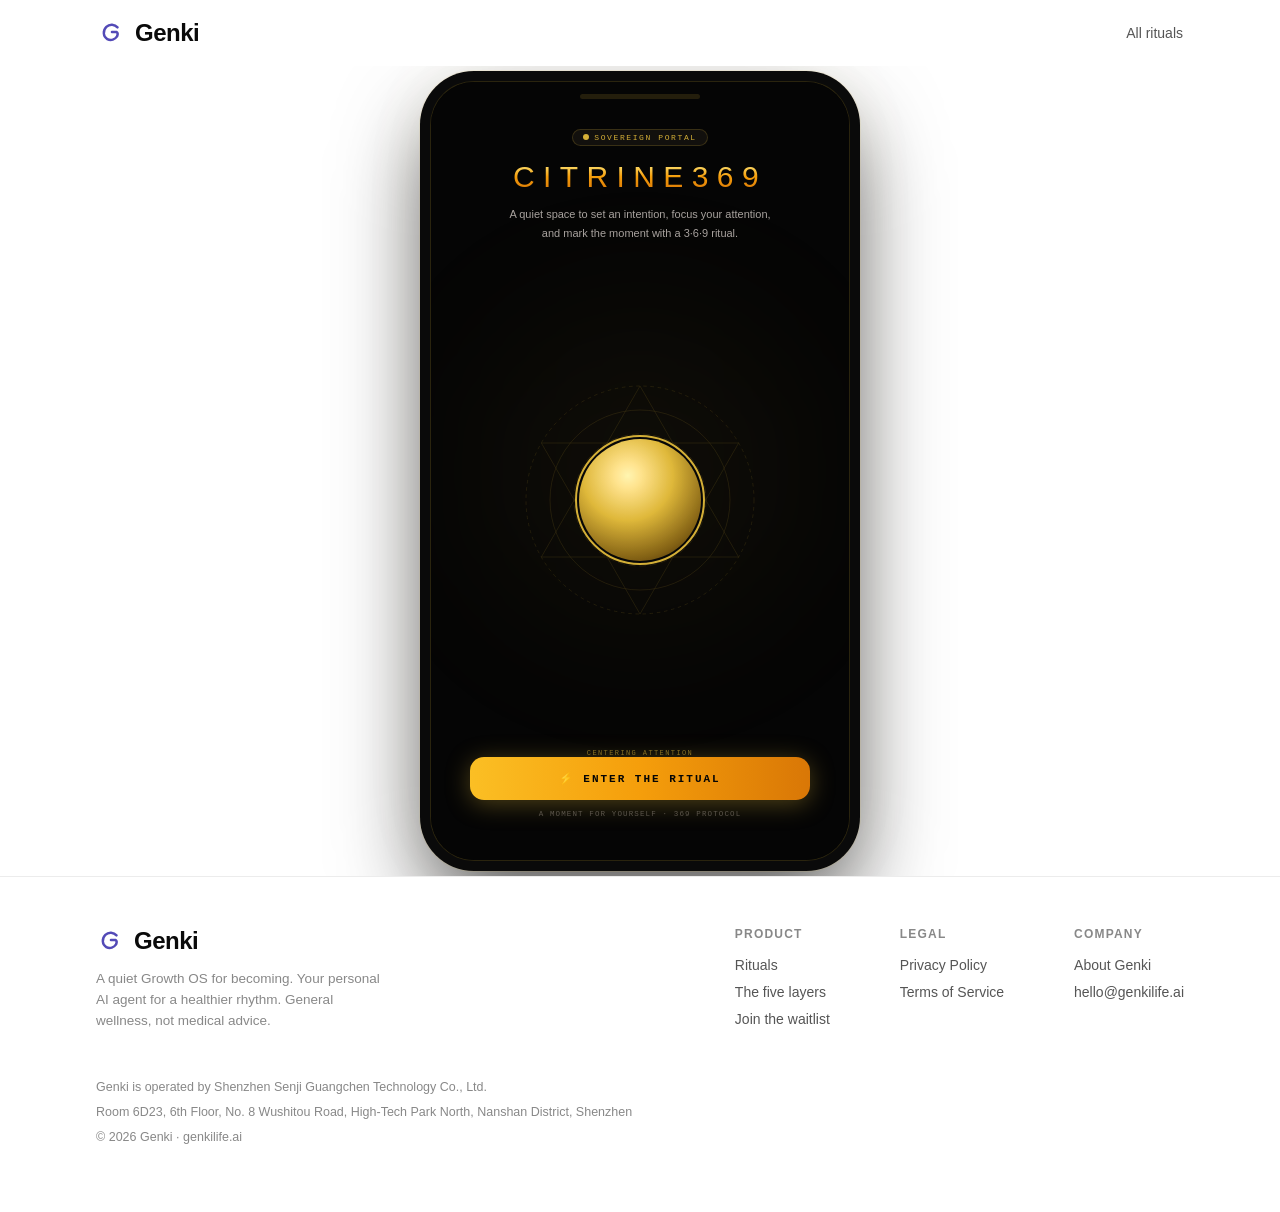
<file: rituals/manifest.html>
<!DOCTYPE html>
<html lang="en">
<head>
<meta charset="UTF-8">
<meta name="viewport" content="width=device-width, initial-scale=1.0, viewport-fit=cover">
<title>Citrine 369 — Manifestation Ritual</title>
<meta name="description" content="An interactive 3-6-9 manifestation ritual. For entertainment and self-reflection only.">
<link rel="icon" href="../assets/favicon.svg" type="image/svg+xml">
<link rel="stylesheet" href="../assets/styles.css">
<script defer src="../assets/analytics.js"></script>

<!-- 注意：本工具为独立技术验证项目，工具内部保留原型金色神秘主义视觉。
     但页面外壳（白底 + nav + footer）必须复用官网 styles.css，
     跟 breathe.html 完全一致：金色深色只锁在"手机壳内部"，
     绝不铺到 body/main/html 上，否则会染黑整页并冲垮 nav/footer。 -->

<style>
  /* ============================================================
     Citrine369 Manifestation — self-contained gold aesthetic.
     Translated from the React/Tailwind prototype into vanilla
     HTML/CSS/JS, single file, zero build. Screen state machine
     mirrors breathe.html's .xx-screen/.active pattern so it slots
     into the same site architecture.
     ============================================================ */

  :root {
    --c-bg: #050505;
    --c-bg-soft: #0e0d0b;
    --c-gold: #d4af37;
    --c-gold-bright: #ffdf7a;
    --c-gold-deep: #ca8a04;
    --c-amber: #f59e0b;
    --c-red: #ef4444;
    --c-ink: #ead8be;
    --c-ink-dim: #a1998d;
    --c-ink-faint: #78716c;
    --c-line: rgba(212,175,55,0.12);
    --mono: "JetBrains Mono", ui-monospace, SFMono-Regular, Menlo, monospace;
    --sans: "Inter", -apple-system, BlinkMacSystemFont, "Segoe UI", sans-serif;
  }

  /* 手机壳外层：透明！白底由官网 styles.css 提供（跟 breathe 一致）。
     绝不在这里设深色背景——那会染黑整页并盖掉 nav/footer。
     定位逻辑照搬 breathe 的 .breathe-shell：撑满可用高度、居中。 */
  .ct-phoneframe-outer {
    height: calc(100vh - 90px);
    height: calc(100dvh - 90px);
    display: flex;
    align-items: center;
    justify-content: center;
    padding: clamp(16px, 4vh, 40px) clamp(16px, 4vw, 32px);
    overflow: hidden;
  }

  .ct-phoneframe {
    position: relative;
    width: 100%;
    max-width: 420px;
    height: min(860px, calc(100dvh - 120px));
    background: var(--c-bg);
    border-radius: 44px;
    border: 1px solid rgba(212,175,55,0.18);
    box-shadow:
      0 0 0 10px #0a0a0a,
      0 0 0 11px rgba(212,175,55,0.10),
      0 40px 90px rgba(0,0,0,0.7),
      0 0 80px rgba(212,175,55,0.06);
    overflow: hidden;
    display: flex;
    flex-direction: column;
  }

  /* 顶部听筒装饰（纯视觉，宽屏手机壳时显示） */
  .ct-phoneframe::before {
    content: "";
    position: absolute;
    top: 12px;
    left: 50%;
    transform: translateX(-50%);
    width: 120px;
    height: 5px;
    border-radius: 100px;
    background: rgba(212,175,55,0.15);
    z-index: 200;
    pointer-events: none;
  }

  @media (max-width: 520px) {
    /* 移动端：彻底去掉手机壳，内容平铺充满（参照 breathe 的无壳做法）。
       外层 padding 归零，手机框的边框/圆角/阴影/听筒装饰全部移除，
       只保留深色背景铺满可用区，让 .ct-screen 直接平铺。 */
    .ct-phoneframe-outer { padding: 0; }
    .ct-phoneframe {
      max-width: 100%;
      height: 100%;
      border-radius: 0;
      border: none;
      box-shadow: none;
    }
    .ct-phoneframe::before { display: none; }
  }

  /* ---------- screen stack ---------- */
  .ct-stage {
    position: relative;
    flex: 1;
    width: 100%;
    overflow: hidden;
  }

  .ct-screen {
    position: absolute;
    inset: 0;
    display: flex;
    flex-direction: column;
    opacity: 0;
    pointer-events: none;
    transition: opacity 0.5s ease;
    overflow-y: auto;
    -webkit-overflow-scrolling: touch;
    background: var(--c-bg);
    color: var(--c-ink);
    font-family: var(--sans);
  }
  .ct-screen.active { opacity: 1; pointer-events: auto; }

  /* shared ambient layers */
  .ct-ambient {
    position: absolute;
    inset: 0;
    pointer-events: none;
    z-index: 0;
    overflow: hidden;
  }
  .ct-ambient .glow {
    position: absolute;
    top: 50%; left: 50%;
    width: 320px; height: 320px;
    transform: translate(-50%,-50%);
    border-radius: 50%;
    background: rgba(212,175,55,0.05);
    filter: blur(80px);
  }

  .ct-geo-spin {
    position: absolute;
    top: 50%; left: 50%;
    width: 110%; aspect-ratio: 1/1;
    transform: translate(-50%,-50%);
    opacity: 0.04;
    animation: ct-spin 120s linear infinite;
  }
  @keyframes ct-spin { from { transform: translate(-50%,-50%) rotate(0); } to { transform: translate(-50%,-50%) rotate(360deg); } }
  @keyframes ct-spin-rev { from { transform: translate(-50%,-50%) rotate(0); } to { transform: translate(-50%,-50%) rotate(-360deg); } }

  .ct-inner {
    position: relative;
    z-index: 10;
    flex: 1;
    display: flex;
    flex-direction: column;
    padding: clamp(18px, 4vh, 26px) clamp(18px, 5vw, 24px);
  }

  /* ---------- shared header ---------- */
  .ct-head { display: flex; align-items: center; justify-content: space-between; margin-bottom: 20px; }
  .ct-back {
    width: 38px; height: 38px; flex-shrink: 0;
    display: flex; align-items: center; justify-content: center;
    border-radius: 50%;
    border: 1px solid rgba(255,255,255,0.06);
    background: rgba(16,15,14,0.8);
    color: var(--c-ink);
    cursor: pointer;
    transition: all 0.2s ease;
    font-size: 15px;
  }
  .ct-back:hover { border-color: rgba(212,175,55,0.4); color: var(--c-gold); }
  .ct-eyebrow {
    display: inline-flex; align-items: center; gap: 5px;
    padding: 3px 10px; border-radius: 100px;
    border: 1px solid rgba(212,175,55,0.2);
    background: rgba(20,18,15,0.9);
    font-family: var(--mono); font-size: 8px; letter-spacing: 0.2em;
    color: var(--c-gold); text-transform: uppercase;
  }
  .ct-eyebrow .dot { width: 6px; height: 6px; border-radius: 50%; background: var(--c-gold); }
  .ct-head-title { font-family: var(--mono); font-size: 11px; font-weight: 600; letter-spacing: 0.18em; color: #fff; text-transform: uppercase; margin-top: 5px; }

  /* ---------- buttons ---------- */
  .ct-cta {
    width: 100%;
    padding: 15px;
    border: none; border-radius: 14px;
    background: linear-gradient(90deg, #fbbf24, #f59e0b, #d97706);
    color: #050505;
    font-family: var(--mono); font-weight: 800; font-size: 11px;
    letter-spacing: 0.18em; text-transform: uppercase;
    cursor: pointer;
    display: flex; align-items: center; justify-content: center; gap: 8px;
    box-shadow: 0 4px 25px rgba(212,175,55,0.35);
    transition: transform 0.15s ease, filter 0.15s ease;
    -webkit-tap-highlight-color: transparent;
  }
  .ct-cta:hover { filter: brightness(1.1); }
  .ct-cta:active { transform: scale(0.97); }
  .ct-cta.solid { background: var(--c-gold); }
  .ct-cta.solid:hover { background: var(--c-gold-bright); }
  .ct-cta.danger { background: linear-gradient(90deg, #ef4444, #facc15); }

  /* ---------- glass card ---------- */
  .ct-glass {
    position: relative;
    background: linear-gradient(to bottom, rgba(18,15,10,0.9), rgba(7,7,7,0.95));
    border: 1px solid rgba(212,175,55,0.4);
    border-radius: 24px;
    padding: 20px;
    box-shadow: 0 0 40px rgba(212,175,55,0.1);
    overflow: hidden;
  }
  .ct-corner { position: absolute; width: 14px; height: 14px; }
  .ct-corner.tl { top: 12px; left: 12px; border-top: 2px solid rgba(212,175,55,0.3); border-left: 2px solid rgba(212,175,55,0.3); }
  .ct-corner.tr { top: 12px; right: 12px; border-top: 2px solid rgba(212,175,55,0.3); border-right: 2px solid rgba(212,175,55,0.3); }
  .ct-corner.bl { bottom: 12px; left: 12px; border-bottom: 2px solid rgba(212,175,55,0.3); border-left: 2px solid rgba(212,175,55,0.3); }
  .ct-corner.br { bottom: 12px; right: 12px; border-bottom: 2px solid rgba(212,175,55,0.3); border-right: 2px solid rgba(212,175,55,0.3); }

  @keyframes ct-pulse-gold {
    0%,100% { box-shadow: 0 0 15px rgba(212,175,55,0.15), inset 0 0 10px rgba(212,175,55,0.05); border-color: rgba(212,175,55,0.3); }
    50% { box-shadow: 0 0 30px rgba(212,175,55,0.4), inset 0 0 20px rgba(212,175,55,0.15); border-color: rgba(212,175,55,0.6); }
  }
  @keyframes ct-float { 0%,100% { transform: translateY(0);} 50% { transform: translateY(-8px);} }
  @keyframes ct-ping { 0% { transform: scale(1); opacity: 0.6;} 75%,100% { transform: scale(2.2); opacity: 0;} }
  @keyframes ct-fade-up { from { opacity: 0; transform: translateY(20px);} to { opacity: 1; transform: translateY(0);} }
  @keyframes ct-shimmer { 0% { transform: translateX(-100%) skewX(-12deg);} 100% { transform: translateX(300%) skewX(-12deg);} }

  .ct-spin-slow { animation: ct-spin 40s linear infinite; }
  .ct-spin-rev { animation: ct-spin-rev 25s linear infinite; }

  /* ---------- welcome ---------- */
  .ct-vortex-spark {
    position: absolute;
    border-radius: 50%;
    background: linear-gradient(to right, #ffd65c, #d4af37);
    box-shadow: 0 0 8px rgba(251,191,36,0.7);
    animation: ct-vortex var(--dur) infinite linear;
    animation-delay: var(--delay);
  }
  @keyframes ct-vortex {
    0% { transform: rotate(var(--a)) translateX(var(--d)) rotate(0) scale(0.2); opacity: 0; }
    15% { opacity: 0.9; }
    80% { opacity: 0.8; }
    100% { transform: rotate(calc(var(--a) + 540deg)) translateX(0) rotate(-540deg) scale(0.05); opacity: 0; }
  }
  .ct-crystal {
    position: relative;
    width: 130px; height: 130px;
    border-radius: 50%;
    overflow: hidden;
    border: 2px solid var(--c-gold);
    background: #070707;
    animation: ct-crystal-pulse 3.5s ease-in-out infinite;
    display: flex; align-items: center; justify-content: center;
  }
  @keyframes ct-crystal-pulse {
    0%,100% { transform: scale(1); box-shadow: 0 0 35px rgba(212,175,55,0.3);}
    50% { transform: scale(1.05); box-shadow: 0 0 65px rgba(212,175,55,0.65);}
  }
  .ct-crystal-core {
    position: absolute; inset: 2px;
    border-radius: 50%;
    background: radial-gradient(circle at 40% 30%, #ffe9a8, #d4af37 40%, #7a5a12 75%, #1a1205 100%);
    filter: brightness(1.05);
  }

  /* ---------- category grid ---------- */
  .ct-grid { display: grid; grid-template-columns: 1fr 1fr; gap: 14px; }
  .ct-cat {
    position: relative;
    min-height: 138px;
    padding: 18px;
    border-radius: 20px;
    display: flex; flex-direction: column;
    align-items: flex-start; text-align: left;
    cursor: pointer;
    border: 1px solid rgba(255,255,255,0.05);
    background: rgba(18,17,14,0.6);
    backdrop-filter: blur(16px);
    -webkit-backdrop-filter: blur(16px);
    transition: all 0.3s ease;
    overflow: hidden;
    -webkit-tap-highlight-color: transparent;
  }
  .ct-cat:hover, .ct-cat:active {
    border-color: rgba(212,175,55,0.4);
    transform: translateY(-2px);
    box-shadow: 0 0 20px rgba(212,175,55,0.12);
  }
  .ct-cat-icon {
    width: 40px; height: 40px;
    display: flex; align-items: center; justify-content: center;
    border-radius: 12px;
    background: rgba(212,175,55,0.12);
    color: var(--c-gold);
    margin-bottom: 14px;
    font-size: 18px;
  }
  .ct-cat-title { font-size: 13px; font-weight: 600; letter-spacing: 0.03em; color: var(--c-ink); }
  .ct-cat-sub { font-family: var(--mono); font-size: 8.5px; color: var(--c-ink-faint); margin-top: 3px; text-transform: uppercase; letter-spacing: 0.08em; }
  .ct-cat-arrow { position: absolute; bottom: 12px; right: 12px; color: rgba(212,175,55,0.4); font-size: 14px; }

  /* ---------- dial ---------- */
  .ct-dial {
    position: relative;
    width: 176px; height: 176px;
    border-radius: 50%;
    display: flex; align-items: center; justify-content: center;
    cursor: grab;
    user-select: none;
    touch-action: none;
    background: radial-gradient(circle, #0e0d0b 45%, #18140e 75%, #050505 100%);
    box-shadow: 0 0 35px rgba(212,175,55,0.08), inset 0 0 25px rgba(0,0,0,0.9);
  }
  .ct-dial:active { cursor: grabbing; }
  .ct-dial-svg { position: absolute; inset: 0; width: 100%; height: 100%; transform: rotate(-90deg); pointer-events: none; }
  .ct-dial-knob {
    position: absolute; width: 158px; height: 158px;
    border-radius: 50%;
    pointer-events: none;
    transition: transform 0.1s ease-out;
    display: flex; justify-content: center;
  }
  .ct-dial-knob .nub {
    position: absolute; top: 6px;
    width: 14px; height: 14px; border-radius: 50%;
    background: linear-gradient(to bottom, #ffea9f, #ca8a04);
    box-shadow: 0 0 12px rgba(212,175,55,0.9);
    border: 1px solid #000;
  }
  .ct-dial-center { z-index: 10; text-align: center; pointer-events: none; }
  .ct-dial-center .lbl { font-family: var(--mono); font-size: 9px; letter-spacing: 0.15em; color: var(--c-ink-faint); text-transform: uppercase; }
  .ct-dial-center .val { font-family: var(--mono); font-size: 26px; font-weight: 700; color: #fff; margin-top: 2px; }
  .ct-dial-center .unit { font-family: var(--mono); font-size: 10px; color: var(--c-ink-dim); }

  /* affirmation value chip */
  .ct-chip {
    display: inline-block;
    padding: 5px 12px; margin: 0 3px;
    border-radius: 12px;
    background: rgba(29,23,10,0.95);
    border: 1px solid rgba(212,175,55,0.6);
    color: var(--c-gold-bright);
    font-family: var(--mono); font-weight: 700;
    min-width: 70px; text-align: center;
    animation: ct-pulse-gold 3s ease-in-out infinite;
  }

  /* preset chips row */
  .ct-presets { display: flex; flex-wrap: wrap; gap: 8px; justify-content: center; margin-top: 14px; }
  .ct-preset {
    padding: 6px 12px; border-radius: 100px;
    border: 1px solid rgba(212,175,55,0.2);
    background: rgba(11,10,9,0.6);
    color: var(--c-ink-faint);
    font-family: var(--mono); font-size: 10px;
    cursor: pointer; transition: all 0.2s ease;
    -webkit-tap-highlight-color: transparent;
  }
  .ct-preset.on { background: rgba(212,175,55,0.15); color: var(--c-gold); border-color: rgba(212,175,55,0.5); }

  /* ---------- segmented toggle ---------- */
  .ct-seg { display: grid; grid-template-columns: 1fr 1fr; gap: 8px; margin-bottom: 16px; }
  .ct-seg button {
    padding: 9px; border-radius: 12px;
    border: 1px solid rgba(255,255,255,0.05);
    background: rgba(11,10,9,0.6);
    color: var(--c-ink-faint);
    font-family: var(--mono); font-size: 10px; letter-spacing: 0.05em;
    cursor: pointer; transition: all 0.3s ease;
    -webkit-tap-highlight-color: transparent;
  }
  .ct-seg button.on { background: rgba(212,175,55,0.15); color: var(--c-gold); border-color: rgba(212,175,55,0.5); box-shadow: 0 0 12px rgba(212,175,55,0.15); }

  /* ---------- inputs ---------- */
  .ct-input {
    padding: 7px 12px; border-radius: 12px;
    background: rgba(29,23,10,0.9);
    border: 1px solid rgba(212,175,55,0.6);
    color: var(--c-gold-bright);
    font-family: var(--mono); font-weight: 700; text-align: center;
    outline: none;
    transition: all 0.2s ease;
  }
  .ct-input:focus { border-color: var(--c-gold-bright); box-shadow: 0 0 0 2px rgba(255,214,92,0.25); }
  .ct-input::placeholder { color: #57493a; }

  /* tabs (real estate style) */
  .ct-tabs { display: flex; gap: 6px; width: 100%; max-width: 300px; padding: 4px; border-radius: 16px; background: rgba(0,0,0,0.4); border: 1px solid rgba(255,255,255,0.05); }
  .ct-tab { flex: 1; padding: 8px 4px; border-radius: 12px; border: 1px solid transparent; background: transparent; color: var(--c-ink-faint); font-family: var(--mono); font-size: 10px; text-transform: uppercase; letter-spacing: 0.05em; cursor: pointer; transition: all 0.3s ease; -webkit-tap-highlight-color: transparent; }
  .ct-tab.on { background: rgba(212,175,55,0.2); color: var(--c-gold-bright); border-color: rgba(212,175,55,0.6); box-shadow: 0 0 10px rgba(212,175,55,0.2); }

  /* particle host */
  .ct-particles { position: absolute; inset: 0; pointer-events: none; overflow: hidden; }
  .ct-particle { position: absolute; pointer-events: none; will-change: transform, opacity; }

  /* ---------- transition ---------- */
  .ct-alch-core { position: relative; width: 150px; height: 150px; display: flex; align-items: center; justify-content: center; }
  .ct-alch-ring { position: absolute; inset: 0; border-radius: 50%; border: 1px solid rgba(212,175,55,0.3); }
  @keyframes ct-vortex-spin { to { transform: rotate(-360deg); } }
  .ct-alch-swirl { position: absolute; width: 120px; height: 120px; border-radius: 50%; border: 2px dashed rgba(212,175,55,0.4); animation: ct-vortex-spin 3s linear infinite; }

  /* ---------- manifestation / ritual ---------- */
  .ct-orb-btn {
    position: relative;
    width: 150px; height: 150px; border-radius: 50%;
    border: 2px solid var(--c-gold);
    background: radial-gradient(circle at 40% 35%, #2a2008, #0e0b05 70%);
    color: var(--c-gold-bright);
    font-family: var(--mono); font-weight: 700; font-size: 13px;
    cursor: pointer;
    display: flex; align-items: center; justify-content: center; flex-direction: column;
    box-shadow: 0 0 40px rgba(212,175,55,0.3);
    transition: transform 0.1s ease;
    -webkit-tap-highlight-color: transparent;
  }
  .ct-orb-btn:active:not(:disabled) { transform: scale(0.94); }
  .ct-orb-btn:disabled { opacity: 0.5; cursor: not-allowed; border-color: var(--c-ink-faint); color: var(--c-ink-faint); box-shadow: none; }
  .ct-orb-count { font-size: 30px; font-weight: 800; color: #fff; }

  .ct-phase-dots { display: flex; gap: 20px; justify-content: center; margin: 18px 0; }
  .ct-phase-dot { display: flex; flex-direction: column; align-items: center; gap: 5px; font-family: var(--mono); font-size: 8px; letter-spacing: 0.1em; text-transform: uppercase; color: var(--c-ink-faint); }
  .ct-phase-dot .ring { width: 34px; height: 34px; border-radius: 50%; border: 1px solid rgba(212,175,55,0.25); display: flex; align-items: center; justify-content: center; font-size: 11px; }
  .ct-phase-dot.on .ring { border-color: var(--c-gold); color: var(--c-gold); box-shadow: 0 0 12px rgba(212,175,55,0.3); }
  .ct-phase-dot.done .ring { background: rgba(212,175,55,0.2); border-color: var(--c-gold); color: var(--c-gold-bright); }

  .ct-float-word {
    position: absolute; left: 50%; top: 40%;
    transform: translateX(-50%);
    font-family: var(--mono); font-size: 13px; letter-spacing: 0.1em;
    color: var(--c-gold-bright);
    text-shadow: 0 0 10px rgba(212,175,55,0.6);
    pointer-events: none; z-index: 300;
    white-space: nowrap;
    animation: ct-float-up 2s ease-out forwards;
  }
  @keyframes ct-float-up { 0% { opacity: 0; transform: translate(-50%, 0) scale(0.9);} 20% { opacity: 1;} 100% { opacity: 0; transform: translate(-50%, -120px) scale(1.1);} }

  .ct-flash { position: absolute; inset: 0; background: radial-gradient(circle, #fff8e1, #ffd65c 40%, transparent 75%); z-index: 400; pointer-events: none; opacity: 0; }
  .ct-flash.go { animation: ct-flash-anim 1.4s ease-out forwards; }
  @keyframes ct-flash-anim { 0% { opacity: 0;} 15% { opacity: 1;} 100% { opacity: 0;} }

  /* ---------- poster modal ---------- */
  .ct-modal { position: absolute; inset: 0; z-index: 500; background: rgba(0,0,0,0.85); backdrop-filter: blur(8px); display: none; align-items: center; justify-content: center; padding: 24px; }
  .ct-modal.open { display: flex; animation: ct-fade-up 0.4s ease; }
  .ct-poster {
    width: 100%; max-width: 320px;
    border-radius: 20px; overflow: hidden;
    background: linear-gradient(160deg, #1a1408, #050505);
    border: 2px solid var(--c-gold);
    box-shadow: 0 0 50px rgba(212,175,55,0.3);
    padding: 28px 22px;
    text-align: center;
  }

  /* debug */
  .ct-debug { position: absolute; top: 8px; right: 8px; z-index: 350; font-family: var(--mono); font-size: 8px; padding: 4px 7px; border-radius: 6px; background: rgba(255,255,255,0.04); border: 1px solid rgba(255,255,255,0.08); color: rgba(255,255,255,0.3); cursor: pointer; }
  .ct-debug:hover { color: rgba(255,255,255,0.7); }

  .ct-note { font-family: var(--mono); font-size: 7.5px; letter-spacing: 0.15em; color: #5c564c; text-transform: uppercase; text-align: center; margin-top: 10px; }

  .ct-spinner { width: 32px; height: 32px; border: 2px solid rgba(212,175,55,0.2); border-top-color: var(--c-gold); border-radius: 50%; animation: ct-spin-simple 0.8s linear infinite; }
  @keyframes ct-spin-simple { to { transform: rotate(360deg); } }
</style>
</head>
<body data-page="tool" data-root="../">

<div id="site-nav-root"></div>

<main class="ct-phoneframe-outer">
  <div class="ct-phoneframe">
    <div class="ct-stage" id="ct-stage"><!-- screens injected/rendered below --></div>
  </div>
</main>

<div id="site-footer-root"></div>

<script>
/* ============================================================
   Citrine 369 · Intention Ritual — vanilla JS, single file.
   Theme: 设定意图 / 专注当下 / 反思成长（合规版，无任何结果承诺）。
   8-screen state machine mirrors breathe.html architecture.
   ============================================================ */
(function () {
  "use strict";

  /* ---------------------------------------------------------
     配置区 —— 所有需要后端的地方集中在这里封装。
     现在走"降级模式"：纯前端可跑通。将来接 Go 后端只改这几个函数，
     不用动任何页面逻辑。
     --------------------------------------------------------- */
  var CONFIG = {
    // 将来指向你的 Go 微服务地址，例如 "https://genki-llm.up.railway.app"
    // 留空则前端走本地降级（LLM 用模板兜底、session 只存 localStorage）。
    BACKEND_BASE: ""
  };

  /* 匿名身份识别：UUID + localStorage（+ 将来后端 upsert）
     —— 跟之前 demo 里讨论的方案完全一致。 */
  var Identity = {
    uid: null,
    init: function () {
      try {
        this.uid = localStorage.getItem("citrine_uid");
        if (!this.uid) {
          this.uid = (crypto && crypto.randomUUID) ? crypto.randomUUID()
                     : "uid-" + Date.now() + "-" + Math.random().toString(16).slice(2);
          localStorage.setItem("citrine_uid", this.uid);
        }
      } catch (e) { this.uid = "uid-ephemeral-" + Date.now(); }
      this.sync();
      return this.uid;
    },
    // 将来接后端：POST {uid} -> upsert(uid, last_seen)。现在只是空跑。
    sync: function () {
      if (!CONFIG.BACKEND_BASE) return; // 降级：不调后端
      try {
        fetch(CONFIG.BACKEND_BASE + "/api/session", {
          method: "POST",
          headers: { "Content-Type": "application/json", "X-Citrine-Uid": this.uid },
          body: JSON.stringify({ uid: this.uid })
        }).catch(function () {});
      } catch (e) {}
    }
  };

  /* LLM 接入点：过场页生成一句个性化的意图语。
     将来接 Go 后端 -> Gemini。现在后端为空时用本地模板兜底，
     保证前端能纯静态跑通。 */
  function generateIntentionLine(context) {
    // context = { area, detail, value }
    if (!CONFIG.BACKEND_BASE) {
      return Promise.resolve(localIntentionFallback(context));
    }
    return fetch(CONFIG.BACKEND_BASE + "/api/intention", {
      method: "POST",
      headers: { "Content-Type": "application/json", "X-Citrine-Uid": Identity.uid },
      body: JSON.stringify(context)
    })
      .then(function (r) { if (!r.ok) throw new Error("bad status"); return r.json(); })
      .then(function (d) { return d.line || localIntentionFallback(context); })
      .catch(function () { return localIntentionFallback(context); });
  }

  // 本地兜底文案（合规：只谈意图与专注，不承诺结果）
  function localIntentionFallback(ctx) {
    var lines = {
      FOCUS: [
        "For the next stretch of time, your attention belongs to one thing.",
        "You are choosing to be here, fully, for " + (ctx.value || "a while") + "."
      ],
      CALM: [
        "Let the next few breaths be slower than the ones before.",
        "Nothing to fix right now — just softer, quieter attention."
      ],
      VITALITY: [
        "You are setting aside space to move, in your own way.",
        "A small intention to feel more alive in your body today."
      ],
      BOND: [
        "You are holding someone in mind, and choosing to reach toward them.",
        "A quiet intention to close a little distance with " + (ctx.detail || "someone who matters") + "."
      ]
    };
    var pool = lines[ctx.area] || lines.FOCUS;
    return pool[Math.floor(Math.random() * pool.length)];
  }

  /* ---------------------------------------------------------
     Web Audio —— 保留原型的频率音效（首次交互后才激活）。
     --------------------------------------------------------- */
  var Sound = {
    ctx: null,
    ensure: function () {
      if (this.ctx) return;
      try { this.ctx = new (window.AudioContext || window.webkitAudioContext)(); }
      catch (e) { this.ctx = null; }
    },
    // 双 Solfeggio 频率（528/963Hz），柔和淡入淡出
    harmonics: function () {
      this.ensure(); if (!this.ctx) return;
      var t = this.ctx.currentTime, freqs = [528, 963], self = this;
      freqs.forEach(function (f, i) {
        var osc = self.ctx.createOscillator(), g = self.ctx.createGain();
        osc.connect(g); g.connect(self.ctx.destination);
        osc.frequency.setValueAtTime(f, t); osc.type = "sine";
        g.gain.setValueAtTime(0, t);
        g.gain.linearRampToValueAtTime(0.1, t + 0.1);
        g.gain.exponentialRampToValueAtTime(0.001, t + 1.8 + i * 0.2);
        osc.start(t); osc.stop(t + 2 + i * 0.2);
      });
    },
    // 单击轻响
    tick: function (freq) {
      this.ensure(); if (!this.ctx) return;
      var t = this.ctx.currentTime;
      var osc = this.ctx.createOscillator(), g = this.ctx.createGain();
      osc.connect(g); g.connect(this.ctx.destination);
      osc.frequency.setValueAtTime(freq || 660, t); osc.type = "triangle";
      g.gain.setValueAtTime(0.0001, t);
      g.gain.linearRampToValueAtTime(0.08, t + 0.02);
      g.gain.exponentialRampToValueAtTime(0.0001, t + 0.25);
      osc.start(t); osc.stop(t + 0.3);
    }
  };

  /* ---------------------------------------------------------
     全局状态
     --------------------------------------------------------- */
  var State = {
    screen: "WELCOME",
    prevScreen: "WELCOME",
    area: "FOCUS",           // FOCUS | CALM | VITALITY | BOND
    affirmation: "",         // 传给仪式引擎的意图语
    context: {}              // 传给 LLM 的上下文
  };

  var AREAS = {
    FOCUS:    { title: "Deep Focus",  sub: "ATTENTION & FLOW",   icon: "◎", accent: "#d4af37" },
    CALM:     { title: "Calm",        sub: "SETTLE & SOFTEN",    icon: "❋", accent: "#d4af37" },
    VITALITY: { title: "Vitality",    sub: "MOVE & AWAKEN",      icon: "✦", accent: "#d4af37" },
    BOND:     { title: "Connection",  sub: "REACH & RELATE",     icon: "⬡", accent: "#d4af37" }
  };

  var stage = document.getElementById("ct-stage");

  /* ---------------------------------------------------------
     屏幕切换（状态机核心）—— 参照 breathe.html 的 .active 模式
     --------------------------------------------------------- */
  var screens = {}; // name -> element

  function showScreen(name) {
    State.prevScreen = State.screen;
    State.screen = name;
    Object.keys(screens).forEach(function (k) {
      screens[k].classList.toggle("active", k === name);
      if (k === name) screens[k].scrollTop = 0;
    });
    // 进入某些屏时触发其初始化钩子
    if (name === "ALCHEMIZING") runAlchemizing();
    if (name === "MANIFESTATION") initRitual();
  }

  // 小工具：创建元素
  function el(tag, cls, html) {
    var e = document.createElement(tag);
    if (cls) e.className = cls;
    if (html != null) e.innerHTML = html;
    return e;
  }
  function fmt(n) { return n.toLocaleString("en-US"); }

  /* 共享的 ambient 背景层 */
  function ambientHTML(withGeo) {
    return '' +
      '<div class="ct-ambient">' +
        '<div class="glow"></div>' +
        (withGeo ?
          '<svg class="ct-geo-spin" viewBox="0 0 100 100" fill="none" stroke="#d4af37" stroke-width="0.08">' +
            '<circle cx="50" cy="50" r="45"/><circle cx="50" cy="50" r="30" stroke-dasharray="1 1"/>' +
            '<polygon points="50,5 93.3,30 93.3,80 50,105 6.7,80 6.7,30"/>' +
            '<polygon points="50,105 93.3,80 93.3,30 50,5 6.7,30 6.7,80" stroke-dasharray="2 1"/>' +
          '</svg>' : '') +
      '</div>';
  }

  /* =========================================================
     SCREEN 1 — WELCOME
     ========================================================= */
  function buildWelcome() {
    var s = el("div", "ct-screen");
    var sparks = "";
    for (var i = 0; i < 22; i++) {
      var a = Math.random() * 360, d = 140 + Math.random() * 80,
          dur = 4.5 + Math.random() * 3, delay = Math.random() * -6,
          sz = 1.5 + Math.random() * 2.5;
      sparks += '<div class="ct-vortex-spark" style="--a:' + a + 'deg;--d:' + d + 'px;--dur:' + dur +
                's;--delay:' + delay + 's;width:' + sz + 'px;height:' + sz + 'px;"></div>';
    }
    s.innerHTML =
      ambientHTML(false) +
      '<div class="ct-inner" style="justify-content:space-between;text-align:center;align-items:center;">' +
        '<header style="margin-top:18px;">' +
          '<div class="ct-eyebrow"><span class="dot"></span><span>Sovereign Portal</span></div>' +
          '<h1 style="font-size:30px;font-weight:300;letter-spacing:0.28em;margin:16px 0 0;background:linear-gradient(to bottom,#fef08a,#f59e0b,#d97706);-webkit-background-clip:text;background-clip:text;color:transparent;text-transform:uppercase;">CITRINE369</h1>' +
          '<p style="font-size:11px;line-height:1.7;max-width:280px;color:#a8a29e;font-weight:300;margin:14px auto 0;">A quiet space to set an intention, focus your attention, and mark the moment with a 3·6·9 ritual.</p>' +
        '</header>' +
        '<div style="flex:1;display:flex;align-items:center;justify-content:center;position:relative;width:100%;">' +
          '<div style="position:absolute;width:300px;height:300px;display:flex;align-items:center;justify-content:center;pointer-events:none;">' + sparks + '</div>' +
          '<svg class="ct-spin-slow" style="position:absolute;width:240px;height:240px;opacity:0.2;" viewBox="0 0 200 200" fill="none" stroke="#d4af37" stroke-width="0.5">' +
            '<circle cx="100" cy="100" r="95" stroke-dasharray="3 3"/><circle cx="100" cy="100" r="75"/><circle cx="100" cy="100" r="55" stroke-dasharray="6 3"/><circle cx="100" cy="100" r="35"/>' +
            '<polygon points="100,5 182.2,147.5 17.8,147.5"/><polygon points="100,195 182.2,52.5 17.8,52.5"/>' +
          '</svg>' +
          '<div class="ct-crystal"><div class="ct-crystal-core"></div></div>' +
          '<div style="position:absolute;bottom:0;font-family:var(--mono);font-size:7px;color:rgba(212,175,55,0.6);letter-spacing:0.2em;text-transform:uppercase;">Centering Attention</div>' +
        '</div>' +
        '<div style="width:100%;max-width:340px;margin-bottom:16px;">' +
          '<button class="ct-cta" id="ct-enter"><span>⚡</span><span>Enter The Ritual</span></button>' +
          '<p class="ct-note">A moment for yourself · 369 protocol</p>' +
        '</div>' +
      '</div>';
    s.querySelector("#ct-enter").addEventListener("click", function () {
      Sound.harmonics();
      showScreen("VAULT");
    });
    return s;
  }

  /* =========================================================
     SCREEN 2 — VAULT (intention areas)
     ========================================================= */
  function buildVault() {
    var s = el("div", "ct-screen");
    var cards = "";
    Object.keys(AREAS).forEach(function (key) {
      var a = AREAS[key];
      cards +=
        '<button class="ct-cat" data-area="' + key + '">' +
          '<div class="ct-cat-icon">' + a.icon + '</div>' +
          '<div class="ct-cat-title">' + a.title + '</div>' +
          '<div class="ct-cat-sub">' + a.sub + '</div>' +
          '<div class="ct-cat-arrow">›</div>' +
        '</button>';
    });
    s.innerHTML =
      ambientHTML(false) +
      '<div class="ct-inner" style="justify-content:space-between;">' +
        '<div>' +
          '<header style="text-align:center;margin:6px 0 28px;position:relative;">' +
            '<button class="ct-back" id="ct-vault-back" style="position:absolute;left:0;top:0;">‹</button>' +
            '<div class="ct-eyebrow"><span class="dot"></span><span>Sovereign Portal</span></div>' +
            '<h2 style="font-size:18px;font-weight:300;letter-spacing:0.22em;margin-top:12px;text-transform:uppercase;color:var(--c-ink);">CITRINE 369</h2>' +
            '<div style="font-family:var(--mono);font-size:10px;letter-spacing:0.3em;color:var(--c-gold);text-transform:uppercase;margin-top:3px;">INTENTION GRID</div>' +
          '</header>' +
          '<div style="font-family:var(--mono);font-size:10px;letter-spacing:0.15em;color:var(--c-ink-faint);text-transform:uppercase;text-align:center;margin-bottom:14px;">Choose your focus</div>' +
          '<div class="ct-grid">' + cards + '</div>' +
        '</div>' +
        '<div style="margin-top:24px;padding-top:14px;border-top:1px solid rgba(212,175,55,0.1);display:flex;justify-content:flex-end;font-family:var(--mono);font-size:8px;color:#5c564c;text-transform:uppercase;letter-spacing:0.2em;">Ritual Ready</div>' +
      '</div>';
    s.querySelector("#ct-vault-back").addEventListener("click", function () { showScreen("WELCOME"); });
    s.querySelectorAll(".ct-cat").forEach(function (btn) {
      btn.addEventListener("click", function () {
        Sound.tick(720);
        State.area = btn.getAttribute("data-area");
        var map = { FOCUS: "CASH_FLOW", CALM: "STOCKS_CRYPTO", VITALITY: "REAL_ESTATE", BOND: "FORBES_CLUB" };
        showScreen(map[State.area]);
      });
    });
    return s;
  }

  /* =========================================================
     SCREEN 3 — FOCUS DIAL (was Cash Flow)
     圆盘拖拽 + SVG 上升曲线，语义换成"专注时长"
     ========================================================= */
  function buildFocusDial() {
    var s = el("div", "ct-screen");
    var PRESETS = [
      { value: 10, label: "10 min" },
      { value: 25, label: "25 min" },
      { value: 45, label: "45 min" },
      { value: 60, label: "60 min" },
      { value: 90, label: "90 min" }
    ];
    var minutes = 25, rotation = 90;

    s.innerHTML =
      ambientHTML(true) +
      '<div class="ct-inner" style="justify-content:space-between;">' +
        '<div>' +
          '<div class="ct-head">' +
            '<button class="ct-back" data-back>‹</button>' +
            '<div style="text-align:right;">' +
              '<div class="ct-eyebrow"><span class="dot"></span><span>Focus Mode</span></div>' +
              '<div class="ct-head-title">DEEP FOCUS SESSION</div>' +
            '</div>' +
          '</div>' +
          '<section class="ct-glass" style="margin-bottom:18px;">' +
            '<span class="ct-corner tl"></span><span class="ct-corner tr"></span><span class="ct-corner bl"></span><span class="ct-corner br"></span>' +
            '<div style="text-align:center;font-weight:300;font-size:14px;line-height:1.6;color:var(--c-ink);padding:6px 0 4px;">' +
              'I give my focus for <span class="ct-chip" id="fd-chip">25 min</span>' +
            '</div>' +
            '<div style="display:flex;justify-content:center;padding:22px 0 6px;">' +
              '<div class="ct-dial" id="fd-dial">' +
                '<svg class="ct-dial-svg" viewBox="0 0 100 100">' +
                  '<circle cx="50" cy="50" r="43" fill="none" stroke="#1a1610" stroke-width="2.5"/>' +
                  '<circle cx="50" cy="50" r="43" fill="none" stroke="#d4af37" stroke-width="1.5" stroke-dasharray="270 360" opacity="0.25"/>' +
                  '<circle id="fd-arc" cx="50" cy="50" r="43" fill="none" stroke="#facc15" stroke-width="2" stroke-dasharray="67 360" opacity="0.7"/>' +
                '</svg>' +
                '<div class="ct-dial-knob" id="fd-knob"><div class="nub"></div></div>' +
                '<div class="ct-dial-center"><span class="lbl">Duration</span><div class="val" id="fd-val">25</div><span class="unit">minutes</span></div>' +
              '</div>' +
            '</div>' +
            '<div class="ct-presets" id="fd-presets"></div>' +
          '</section>' +
          '<section style="border:1px solid rgba(255,255,255,0.05);background:rgba(9,8,8,0.85);border-radius:16px;padding:14px;">' +
            '<div style="display:flex;align-items:center;gap:6px;margin-bottom:10px;"><span style="color:var(--c-gold);">↗</span><span style="font-family:var(--mono);font-size:10px;letter-spacing:0.15em;color:var(--c-ink-dim);text-transform:uppercase;">Focus build-up</span></div>' +
            '<div style="position:relative;width:100%;height:120px;">' +
              '<svg style="width:100%;height:100%;" viewBox="0 0 320 120" preserveAspectRatio="none">' +
                '<defs><filter id="fd-glow" x="-20%" y="-20%" width="140%" height="140%"><feGaussianBlur stdDeviation="3" result="b"/><feComposite in="SourceGraphic" in2="b" operator="over"/></filter>' +
                '<linearGradient id="fd-fill" x1="0" y1="0" x2="0" y2="1"><stop offset="0%" stop-color="#ca8a04" stop-opacity="0.25"/><stop offset="100%" stop-color="#050505" stop-opacity="0"/></linearGradient></defs>' +
                '<line x1="20" y1="20" x2="300" y2="20" stroke="#1c1610" stroke-width="0.5" stroke-dasharray="3 3"/>' +
                '<line x1="20" y1="65" x2="300" y2="65" stroke="#1c1610" stroke-width="0.5" stroke-dasharray="3 3"/>' +
                '<line x1="20" y1="110" x2="300" y2="110" stroke="#1c1610" stroke-width="0.5"/>' +
                '<path id="fd-area" fill="url(#fd-fill)" d=""/>' +
                '<path id="fd-line" fill="none" stroke="#d4af37" stroke-width="2" filter="url(#fd-glow)" d=""/>' +
                '<circle id="fd-node" r="4" fill="#ffdf7a"/>' +
              '</svg>' +
              '<div style="position:absolute;top:6px;left:14px;display:flex;flex-direction:column;pointer-events:none;"><span style="font-family:var(--mono);font-size:7px;color:#5c564c;letter-spacing:0.15em;text-transform:uppercase;">SESSIONS / WEEK</span><span id="fd-weekly" style="font-family:var(--mono);font-size:13px;font-weight:600;color:var(--c-ink);">—</span></div>' +
              '<div style="position:absolute;top:6px;right:14px;display:flex;flex-direction:column;text-align:right;pointer-events:none;"><span style="font-family:var(--mono);font-size:7px;color:#5c564c;letter-spacing:0.15em;text-transform:uppercase;">MINUTES / WEEK</span><span id="fd-weekmin" style="font-family:var(--mono);font-size:13px;font-weight:600;color:#facc15;">—</span></div>' +
            '</div>' +
            '<div style="display:flex;justify-content:space-between;font-family:var(--mono);font-size:8px;color:#5c564c;text-transform:uppercase;letter-spacing:0.15em;margin-top:8px;border-top:1px solid rgba(255,255,255,0.05);padding-top:8px;"><span>Begin</span><span>Sustain</span><span>Flow</span></div>' +
          '</section>' +
        '</div>' +
        '<div style="padding-top:18px;"><button class="ct-cta solid" data-lock><span>⚡</span><span>Lock This Intention</span></button></div>' +
      '</div>';

    // --- dial logic ---
    var dial = s.querySelector("#fd-dial"), knob = s.querySelector("#fd-knob"),
        arc = s.querySelector("#fd-arc"), valEl = s.querySelector("#fd-val"),
        chip = s.querySelector("#fd-chip");
    var dragging = false;

    function mapAngleToMinutes(angle) {
      var raw = Math.round(5 + (angle / 360) * 115); // 5..120
      for (var i = 0; i < PRESETS.length; i++) {
        if (Math.abs(raw - PRESETS[i].value) < 6) return PRESETS[i].value;
      }
      return raw;
    }
    function renderChart() {
      var steps = 7, pts = [];
      for (var i = 0; i <= steps; i++) {
        var x = (i / steps) * 280 + 20;
        var ratio = i / steps;
        var y = 110 - Math.pow(ratio, 1.6) * 88 - Math.sin(i) * 2;
        pts.push([x, y]);
      }
      var path = pts.map(function (p, i) { return (i ? "L" : "M") + p[0].toFixed(1) + " " + p[1].toFixed(1); }).join(" ");
      s.querySelector("#fd-line").setAttribute("d", path);
      s.querySelector("#fd-area").setAttribute("d", path + " L300 115 L20 115 Z");
      var last = pts[pts.length - 1];
      var node = s.querySelector("#fd-node");
      node.setAttribute("cx", last[0]); node.setAttribute("cy", last[1]);
    }
    function update() {
      valEl.textContent = minutes;
      chip.textContent = minutes + " min";
      knob.style.transform = "rotate(" + rotation + "deg)";
      arc.setAttribute("stroke-dasharray", ((rotation / 360) * 270).toFixed(0) + " 360");
      s.querySelector("#fd-weekly").textContent = "5";
      s.querySelector("#fd-weekmin").textContent = fmt(minutes * 5);
      renderChart();
    }
    function pointerAngle(cx, cy, px, py) {
      var a = Math.atan2(py - cy, px - cx) * 180 / Math.PI;
      if (a < 0) a += 360;
      return a;
    }
    function handleMove(px, py) {
      var r = dial.getBoundingClientRect();
      rotation = pointerAngle(r.left + r.width / 2, r.top + r.height / 2, px, py);
      minutes = mapAngleToMinutes(rotation);
      update();
    }
    dial.addEventListener("mousedown", function (e) { dragging = true; handleMove(e.clientX, e.clientY); });
    window.addEventListener("mousemove", function (e) { if (dragging) handleMove(e.clientX, e.clientY); });
    window.addEventListener("mouseup", function () { dragging = false; });
    dial.addEventListener("touchstart", function (e) { dragging = true; var t = e.touches[0]; handleMove(t.clientX, t.clientY); }, { passive: true });
    dial.addEventListener("touchmove", function (e) { if (!dragging) return; var t = e.touches[0]; handleMove(t.clientX, t.clientY); e.preventDefault(); }, { passive: false });
    dial.addEventListener("touchend", function () { dragging = false; });

    // presets
    var pc = s.querySelector("#fd-presets");
    PRESETS.forEach(function (p, idx) {
      var b = el("button", "ct-preset", p.label);
      b.addEventListener("click", function () {
        minutes = p.value;
        rotation = (idx / PRESETS.length) * 270 + 30;
        Sound.tick(600 + idx * 40);
        pc.querySelectorAll(".ct-preset").forEach(function (x) { x.classList.remove("on"); });
        b.classList.add("on");
        update();
      });
      pc.appendChild(b);
    });

    s.querySelector("[data-back]").addEventListener("click", function () { showScreen("VAULT"); });
    s.querySelector("[data-lock]").addEventListener("click", function () {
      Sound.tick(880);
      State.affirmation = "I give my focus for " + minutes + " minutes.";
      State.context = { area: "FOCUS", detail: "deep focus", value: minutes + " minutes" };
      showScreen("ALCHEMIZING");
    });

    update();
    return s;
  }

  /* 通用粒子系统（供 CALM/VITALITY/BOND 复用） */
  function makeParticleField(host) {
    var particles = [], id = 0, raf = null;
    function spawn(count, opts) {
      opts = opts || {};
      for (var i = 0; i < count; i++) {
        particles.push({
          id: id++,
          x: (opts.cx != null ? opts.cx : 50) + (Math.random() - 0.5) * (opts.spread || 40),
          y: (opts.cy != null ? opts.cy : 50) + (Math.random() - 0.5) * (opts.spread || 30),
          vx: (Math.random() - 0.5) * (opts.vx || 3),
          vy: (opts.vy != null ? opts.vy : -(0.5 + Math.random() * 1.5)),
          life: 1,
          size: 2 + Math.random() * 4,
          glyph: opts.glyphs ? opts.glyphs[Math.floor(Math.random() * opts.glyphs.length)] : null
        });
      }
      if (particles.length > 60) particles = particles.slice(-60);
      if (!raf) tick();
    }
    function tick() {
      particles = particles.filter(function (p) { return p.life > 0; });
      particles.forEach(function (p) {
        p.x += p.vx * 0.4; p.y += p.vy; p.life -= 0.02;
      });
      render();
      raf = particles.length ? requestAnimationFrame(tick) : null;
    }
    function render() {
      host.innerHTML = particles.map(function (p) {
        var common = "left:" + p.x + "%;top:" + p.y + "%;opacity:" + Math.max(0, p.life).toFixed(2) + ";";
        if (p.glyph) {
          return '<div class="ct-particle" style="' + common + 'font-family:var(--mono);font-size:' + (10 + p.size) + 'px;color:#facc15;text-shadow:0 0 6px #facc15;transform:scale(' + p.life.toFixed(2) + ');">' + p.glyph + '</div>';
        }
        return '<div class="ct-particle" style="' + common + 'width:' + p.size + 'px;height:' + p.size + 'px;border-radius:50%;background:#facc15;box-shadow:0 0 8px #eab308;"></div>';
      }).join("");
    }
    return { spawn: spawn };
  }

  /* =========================================================
     SCREEN 4 — CALM (was Stocks/Crypto)
     分段切换 + 粒子喷射，语义换成"平静练习"
     ========================================================= */
  function buildCalm() {
    var s = el("div", "ct-screen");
    var mode = "breath"; // breath | stillness
    var breathRounds = "6", stillMinutes = "5";

    s.innerHTML =
      ambientHTML(true) +
      '<div class="ct-inner" style="justify-content:space-between;">' +
        '<div>' +
          '<div class="ct-head">' +
            '<button class="ct-back" data-back>‹</button>' +
            '<div style="text-align:right;"><div class="ct-eyebrow"><span class="dot"></span><span>Calm Mode</span></div><div class="ct-head-title">SETTLE &amp; SOFTEN</div></div>' +
          '</div>' +
          '<div class="ct-seg" id="calm-seg">' +
            '<button data-m="breath" class="on">❋ BREATH CYCLES</button>' +
            '<button data-m="stillness">☾ STILLNESS</button>' +
          '</div>' +
          '<section class="ct-glass" style="min-height:180px;display:flex;flex-direction:column;justify-content:center;margin-bottom:18px;">' +
            '<span class="ct-corner tl"></span><span class="ct-corner tr"></span><span class="ct-corner bl"></span><span class="ct-corner br"></span>' +
            '<div class="ct-particles" id="calm-particles"></div>' +
            '<div id="calm-body" style="position:relative;z-index:10;text-align:center;font-weight:300;font-size:15px;line-height:1.9;color:var(--c-ink);"></div>' +
          '</section>' +
        '</div>' +
        '<div style="padding-top:6px;"><button class="ct-cta solid" data-lock><span>❋</span><span>Lock This Intention</span></button></div>' +
      '</div>';

    var pf = makeParticleField(s.querySelector("#calm-particles"));
    var body = s.querySelector("#calm-body");

    function renderBody() {
      if (mode === "breath") {
        body.innerHTML =
          'I will breathe, slowly, for ' +
          '<input class="ct-input" id="calm-rounds" style="width:64px;" value="' + breathRounds + '" maxlength="3" inputmode="numeric"> ' +
          '<span style="color:var(--c-gold-bright);font-family:var(--mono);">rounds</span>' +
          '<div style="font-family:var(--mono);font-size:9px;color:var(--c-ink-dim);letter-spacing:0.15em;text-transform:uppercase;margin-top:14px;">≈ ' +
          ((parseInt(breathRounds, 10) || 0) * 6) + ' seconds of slow breathing</div>';
        var inp = s.querySelector("#calm-rounds");
        inp.addEventListener("input", function () { breathRounds = inp.value.replace(/[^0-9]/g, ""); pf.spawn(3, { glyphs: ["❋", "·", "○"] }); renderBody(); requestAnimationFrame(function(){ s.querySelector("#calm-rounds").focus(); }); });
      } else {
        body.innerHTML =
          'I will sit in stillness for ' +
          '<input class="ct-input" id="calm-still" style="width:64px;" value="' + stillMinutes + '" maxlength="3" inputmode="numeric"> ' +
          '<span style="color:var(--c-gold-bright);font-family:var(--mono);">min</span>' +
          '<div style="font-family:var(--mono);font-size:9px;color:var(--c-ink-dim);letter-spacing:0.15em;text-transform:uppercase;margin-top:14px;">Nothing to do · just be here</div>';
        var inp2 = s.querySelector("#calm-still");
        inp2.addEventListener("input", function () { stillMinutes = inp2.value.replace(/[^0-9]/g, ""); pf.spawn(3, { glyphs: ["☾", "·", "○"] }); renderBody(); requestAnimationFrame(function(){ s.querySelector("#calm-still").focus(); }); });
      }
    }
    renderBody();

    s.querySelectorAll("#calm-seg button").forEach(function (b) {
      b.addEventListener("click", function () {
        mode = b.getAttribute("data-m");
        s.querySelectorAll("#calm-seg button").forEach(function (x) { x.classList.remove("on"); });
        b.classList.add("on");
        Sound.tick(mode === "breath" ? 640 : 520);
        pf.spawn(12, { glyphs: ["❋", "☾", "·", "○"] });
        renderBody();
      });
    });

    s.querySelector("[data-back]").addEventListener("click", function () { showScreen("VAULT"); });
    s.querySelector("[data-lock]").addEventListener("click", function () {
      pf.spawn(24, { glyphs: ["❋", "☾", "·", "○"] });
      Sound.tick(700);
      if (mode === "breath") {
        State.affirmation = "I will breathe slowly for " + breathRounds + " rounds.";
        State.context = { area: "CALM", detail: "slow breathing", value: breathRounds + " rounds" };
      } else {
        State.affirmation = "I will sit in stillness for " + stillMinutes + " minutes.";
        State.context = { area: "CALM", detail: "stillness", value: stillMinutes + " minutes" };
      }
      setTimeout(function () { showScreen("ALCHEMIZING"); }, 260);
    });
    return s;
  }

  /* =========================================================
     SCREEN 5 — VITALITY (was Real Estate)
     水平选项卡 + 输入框 + 上升粒子
     ========================================================= */
  function buildVitality() {
    var s = el("div", "ct-screen");
    var actType = "Movement", duration = "20 min", place = "the park";

    s.innerHTML =
      ambientHTML(false) +
      '<div class="ct-ambient" style="opacity:0.06;">' +
        '<svg width="100%" height="100%" style="position:absolute;inset:0;"><defs><pattern id="vit-grid" width="30" height="30" patternUnits="userSpaceOnUse"><path d="M30 0 L0 0 0 30" fill="none" stroke="#d4af37" stroke-width="0.15"/></pattern></defs><rect width="100%" height="100%" fill="url(#vit-grid)"/></svg>' +
      '</div>' +
      '<div class="ct-inner" style="justify-content:space-between;">' +
        '<div>' +
          '<div class="ct-head">' +
            '<button class="ct-back" data-back>‹</button>' +
            '<div style="text-align:right;"><div class="ct-eyebrow"><span class="dot"></span><span>Vitality</span></div><div class="ct-head-title">MOVE &amp; AWAKEN</div></div>' +
          '</div>' +
          '<div style="display:flex;align-items:center;justify-content:center;gap:8px;margin-bottom:20px;"><span style="color:var(--c-gold);" class="ct-spin-slow">✦</span><span style="font-family:var(--mono);font-size:9px;letter-spacing:0.3em;color:var(--c-gold);text-transform:uppercase;">Body Intention</span></div>' +
          '<section class="ct-glass" style="min-height:220px;display:flex;flex-direction:column;justify-content:center;">' +
            '<span class="ct-corner tl"></span><span class="ct-corner tr"></span><span class="ct-corner bl"></span><span class="ct-corner br"></span>' +
            '<div class="ct-particles" id="vit-particles"></div>' +
            '<div style="position:relative;z-index:10;text-align:center;display:flex;flex-direction:column;align-items:center;gap:14px;">' +
              '<div style="font-size:15px;color:#d6d3d1;font-weight:300;">I will make space for</div>' +
              '<div class="ct-tabs" id="vit-tabs">' +
                '<button class="ct-tab on" data-t="Movement">Movement</button>' +
                '<button class="ct-tab" data-t="Stretch">Stretch</button>' +
                '<button class="ct-tab" data-t="A Walk">A Walk</button>' +
              '</div>' +
              '<div style="font-size:15px;color:#d6d3d1;font-weight:300;">for</div>' +
              '<input class="ct-input" id="vit-dur" style="width:100%;max-width:220px;" value="20 min">' +
              '<div style="font-size:15px;color:#d6d3d1;font-weight:300;">at</div>' +
              '<input class="ct-input" id="vit-place" style="width:100%;max-width:220px;font-weight:600;" value="the park">' +
            '</div>' +
          '</section>' +
        '</div>' +
        '<div style="padding-top:16px;"><button class="ct-cta solid" data-lock><span>✦</span><span>Lock This Intention</span></button></div>' +
      '</div>';

    var pf = makeParticleField(s.querySelector("#vit-particles"));
    pf.spawn(8, {});

    s.querySelectorAll("#vit-tabs .ct-tab").forEach(function (t) {
      t.addEventListener("click", function () {
        actType = t.getAttribute("data-t");
        s.querySelectorAll("#vit-tabs .ct-tab").forEach(function (x) { x.classList.remove("on"); });
        t.classList.add("on");
        Sound.tick(680);
        pf.spawn(10, {});
      });
    });
    var durIn = s.querySelector("#vit-dur"), placeIn = s.querySelector("#vit-place");
    durIn.addEventListener("input", function () { duration = durIn.value; pf.spawn(3, {}); });
    placeIn.addEventListener("input", function () { place = placeIn.value; pf.spawn(3, {}); });

    s.querySelector("[data-back]").addEventListener("click", function () { showScreen("VAULT"); });
    s.querySelector("[data-lock]").addEventListener("click", function () {
      pf.spawn(25, {});
      Sound.tick(760);
      State.affirmation = "I will make space for " + actType.toLowerCase() + " for " + duration + " at " + place + ".";
      State.context = { area: "VITALITY", detail: actType.toLowerCase(), value: duration };
      setTimeout(function () { showScreen("ALCHEMIZING"); }, 240);
    });
    return s;
  }

  /* =========================================================
     SCREEN 6 — BOND (was Forbes Club)
     表单 + 实时共鸣句（不对标真人，改成反思式回应）
     ========================================================= */
  function buildBond() {
    var s = el("div", "ct-screen");
    var who = "someone I've drifted from", gesture = "1", note = "just to say I'm thinking of them";

    var GESTURES = {
      "1": "send a short message",
      "2": "make a call",
      "3": "plan to meet in person",
      "4": "write them something longer",
      "5": "simply hold them in mind today"
    };

    s.innerHTML =
      ambientHTML(true) +
      '<div class="ct-inner" style="justify-content:space-between;">' +
        '<div>' +
          '<div class="ct-head">' +
            '<button class="ct-back" data-back>‹</button>' +
            '<div style="text-align:right;"><div class="ct-eyebrow"><span class="dot"></span><span>Connection</span></div><div class="ct-head-title">REACH &amp; RELATE</div></div>' +
          '</div>' +
          '<section class="ct-glass" style="display:flex;flex-direction:column;gap:16px;">' +
            '<span class="ct-corner tl"></span><span class="ct-corner tr"></span><span class="ct-corner bl"></span><span class="ct-corner br"></span>' +
            '<div style="display:flex;flex-direction:column;gap:6px;">' +
              '<label style="font-family:var(--mono);font-size:9px;letter-spacing:0.15em;color:var(--c-ink-faint);text-transform:uppercase;">Who comes to mind</label>' +
              '<input class="ct-input" id="bond-who" style="width:100%;text-align:left;font-weight:500;" value="' + who + '">' +
            '</div>' +
            '<div style="display:flex;flex-direction:column;gap:6px;">' +
              '<label style="font-family:var(--mono);font-size:9px;letter-spacing:0.15em;color:var(--c-ink-faint);text-transform:uppercase;">How I will reach out — No. [ <input id="bond-rank" value="1" maxlength="1" inputmode="numeric" style="width:26px;background:transparent;border:none;border-bottom:1px solid var(--c-gold);color:var(--c-gold-bright);text-align:center;font-family:var(--mono);outline:none;"> ]</label>' +
              '<div id="bond-gesture" style="font-family:var(--mono);font-size:12px;color:var(--c-gold-bright);padding:6px 0;">→ send a short message</div>' +
            '</div>' +
            '<div style="display:flex;flex-direction:column;gap:6px;">' +
              '<label style="font-family:var(--mono);font-size:9px;letter-spacing:0.15em;color:var(--c-ink-faint);text-transform:uppercase;">Because</label>' +
              '<input class="ct-input" id="bond-note" style="width:100%;text-align:left;font-weight:400;" value="' + note + '">' +
            '</div>' +
            '<div id="bond-echo" style="border-top:1px solid rgba(212,175,55,0.15);padding-top:12px;font-size:12px;font-style:italic;font-weight:300;color:var(--c-ink-dim);line-height:1.6;text-align:center;"></div>' +
          '</section>' +
        '</div>' +
        '<div style="padding-top:16px;"><button class="ct-cta solid" data-lock><span>⬡</span><span>Lock This Intention</span></button></div>' +
      '</div>';

    var whoIn = s.querySelector("#bond-who"), rankIn = s.querySelector("#bond-rank"),
        noteIn = s.querySelector("#bond-note"), gestureEl = s.querySelector("#bond-gesture"),
        echoEl = s.querySelector("#bond-echo");

    function renderEcho() {
      gesture = GESTURES[rankIn.value] ? rankIn.value : "5";
      gestureEl.textContent = "→ " + GESTURES[gesture];
      echoEl.textContent = "A small step toward " + (whoIn.value || "someone who matters") + " — " + GESTURES[gesture] + ".";
    }
    whoIn.addEventListener("input", renderEcho);
    noteIn.addEventListener("input", renderEcho);
    rankIn.addEventListener("input", function () { rankIn.value = rankIn.value.replace(/[^1-5]/g, ""); Sound.tick(600); renderEcho(); });
    renderEcho();

    s.querySelector("[data-back]").addEventListener("click", function () { showScreen("VAULT"); });
    s.querySelector("[data-lock]").addEventListener("click", function () {
      Sound.tick(720);
      State.affirmation = "I will reach toward " + (whoIn.value || "someone who matters") + " — " + GESTURES[gesture] + ".";
      State.context = { area: "BOND", detail: whoIn.value || "someone who matters", value: GESTURES[gesture] };
      showScreen("ALCHEMIZING");
    });
    return s;
  }

  /* =========================================================
     SCREEN 7 — ALCHEMIZING (transition + LLM call)
     调 generateIntentionLine() 生成个性化意图语
     ========================================================= */
  var alchemyRunning = false;
  function buildAlchemizing() {
    var s = el("div", "ct-screen");
    s.innerHTML =
      ambientHTML(true) +
      '<div class="ct-inner" style="justify-content:center;align-items:center;text-align:center;gap:24px;">' +
        '<div class="ct-alch-core">' +
          '<div class="ct-alch-swirl"></div>' +
          '<svg class="ct-spin-slow" style="position:absolute;width:150px;height:150px;opacity:0.3;" viewBox="0 0 100 100" fill="none" stroke="#d4af37" stroke-width="0.4"><circle cx="50" cy="50" r="45"/><polygon points="50,5 93.3,30 93.3,80 50,105 6.7,80 6.7,30"/></svg>' +
          '<div class="ct-crystal" style="width:90px;height:90px;"><div class="ct-crystal-core"></div></div>' +
        '</div>' +
        '<div>' +
          '<div style="font-family:var(--mono);font-size:13px;letter-spacing:0.15em;color:var(--c-gold-bright);text-transform:uppercase;" id="alch-status">Shaping your intention…</div>' +
          '<div style="font-size:11px;color:var(--c-ink-dim);font-style:italic;margin-top:10px;max-width:260px;line-height:1.6;" id="alch-sub">Turning your words into a line to sit with.</div>' +
        '</div>' +
        '<div class="ct-spinner" id="alch-spin"></div>' +
      '</div>';
    return s;
  }

  function runAlchemizing() {
    if (alchemyRunning) return;
    alchemyRunning = true;
    var scr = screens.ALCHEMIZING;
    var statusEl = scr.querySelector("#alch-status");
    var subEl = scr.querySelector("#alch-sub");
    var spin = scr.querySelector("#alch-spin");

    var minWait = new Promise(function (res) { setTimeout(res, 2600); });
    var llm = generateIntentionLine(State.context);

    Promise.all([llm, minWait]).then(function (arr) {
      var line = arr[0];
      // 把 LLM/兜底生成的意图语交给仪式引擎展示
      State.affirmation = line || State.affirmation;
      statusEl.textContent = "Intention set";
      subEl.textContent = "";
      if (spin) spin.style.display = "none";
      setTimeout(function () {
        alchemyRunning = false;
        showScreen("MANIFESTATION");
      }, 500);
    });
  }

  /* =========================================================
     SCREEN 8 — MANIFESTATION (3-6-9 ritual engine + poster)
     ========================================================= */
  var Ritual = null;
  function buildManifestation() {
    var s = el("div", "ct-screen");
    s.innerHTML =
      ambientHTML(true) +
      '<div class="ct-flash" id="mf-flash"></div>' +
      '<div class="ct-debug" id="mf-debug">bypass</div>' +
      '<div class="ct-inner" style="justify-content:space-between;">' +
        '<div>' +
          '<div class="ct-head" style="margin-bottom:14px;">' +
            '<button class="ct-back" data-back>‹</button>' +
            '<div style="text-align:right;"><div class="ct-eyebrow"><span class="dot"></span><span>369 Ritual</span></div><div class="ct-head-title">INTENTION LOCK</div></div>' +
          '</div>' +
          '<section class="ct-glass" style="text-align:center;margin-bottom:16px;padding:16px;">' +
            '<span class="ct-corner tl"></span><span class="ct-corner tr"></span><span class="ct-corner bl"></span><span class="ct-corner br"></span>' +
            '<div style="font-family:var(--mono);font-size:8px;letter-spacing:0.2em;color:var(--c-ink-faint);text-transform:uppercase;margin-bottom:8px;">Your Intention</div>' +
            '<div id="mf-affirm" style="font-size:14px;font-weight:300;font-style:italic;line-height:1.6;color:var(--c-ink);"></div>' +
          '</section>' +
          '<div class="ct-phase-dots" id="mf-phases">' +
            '<div class="ct-phase-dot" data-p="0"><div class="ring">3</div><span>Initiate</span></div>' +
            '<div class="ct-phase-dot" data-p="1"><div class="ring">6</div><span>Affirm</span></div>' +
            '<div class="ct-phase-dot" data-p="2"><div class="ring">9</div><span>Seal</span></div>' +
          '</div>' +
        '</div>' +
        '<div style="display:flex;flex-direction:column;align-items:center;gap:16px;padding-bottom:8px;">' +
          '<button class="ct-orb-btn" id="mf-orb"><span class="ct-orb-count" id="mf-count">0</span><span id="mf-orb-label" style="font-family:var(--mono);font-size:9px;letter-spacing:0.1em;margin-top:2px;">TAP 3×</span></button>' +
          '<div id="mf-cooldown" style="font-family:var(--mono);font-size:10px;letter-spacing:0.1em;color:var(--c-ink-faint);text-transform:uppercase;min-height:14px;"></div>' +
        '</div>' +
      '</div>' +
      // poster modal
      '<div class="ct-modal" id="mf-modal">' +
        '<div class="ct-poster" id="mf-poster">' +
          '<div style="font-family:var(--mono);font-size:8px;letter-spacing:0.3em;color:var(--c-gold);text-transform:uppercase;">CITRINE 369</div>' +
          '<div style="margin:18px auto;width:90px;height:90px;border-radius:50%;border:2px solid var(--c-gold);display:flex;align-items:center;justify-content:center;box-shadow:0 0 30px rgba(212,175,55,0.4);"><div style="width:64px;height:64px;border-radius:50%;background:radial-gradient(circle at 40% 30%,#ffe9a8,#d4af37 45%,#7a5a12 80%);"></div></div>' +
          '<div style="font-size:8px;font-family:var(--mono);letter-spacing:0.2em;color:var(--c-ink-faint);text-transform:uppercase;">Intention Sealed</div>' +
          '<div id="mf-poster-text" style="font-size:14px;font-weight:300;font-style:italic;line-height:1.6;color:var(--c-ink);margin:12px 0 18px;"></div>' +
          '<div style="font-family:var(--mono);font-size:7px;letter-spacing:0.15em;color:#5c564c;text-transform:uppercase;border-top:1px solid rgba(212,175,55,0.15);padding-top:12px;">A moment marked · <span id="mf-poster-date"></span></div>' +
          '<div style="display:flex;gap:8px;margin-top:18px;">' +
            '<button class="ct-cta solid" id="mf-save" style="font-size:9px;padding:11px;">Save</button>' +
            '<button class="ct-cta" id="mf-share" style="font-size:9px;padding:11px;">Share</button>' +
          '</div>' +
          '<button id="mf-home" style="margin-top:12px;width:100%;background:transparent;border:1px solid rgba(255,255,255,0.1);color:var(--c-ink-faint);font-family:var(--mono);font-size:9px;letter-spacing:0.1em;text-transform:uppercase;padding:10px;border-radius:12px;cursor:pointer;">Back to start</button>' +
        '</div>' +
      '</div>';
    return s;
  }

  function initRitual() {
    var scr = screens.MANIFESTATION;
    scr.querySelector("#mf-affirm").textContent = State.affirmation || "I am here, on purpose.";

    // 3-6-9 阶段配置：目标点击数 + 飘散词 + 冷却(相对时间，演示用秒级)
    var PHASES = [
      { target: 3, words: ["Intention seeded…", "Attention gathering…"], cooldown: 0 },
      { target: 6, words: ["Settling in…", "Returning to it…"], cooldown: 6 },
      { target: 9, words: ["Taking root…", "Becoming real…"], cooldown: 9 }
    ];
    var phase = 0, count = 0, locked = false, cooldownTimer = null;

    var orb = scr.querySelector("#mf-orb"),
        countEl = scr.querySelector("#mf-count"),
        orbLabel = scr.querySelector("#mf-orb-label"),
        cdEl = scr.querySelector("#mf-cooldown"),
        phaseDots = scr.querySelectorAll("#mf-phases .ct-phase-dot");

    function renderPhases() {
      phaseDots.forEach(function (d, i) {
        d.classList.toggle("on", i === phase);
        d.classList.toggle("done", i < phase);
      });
      orbLabel.textContent = "TAP " + PHASES[phase].target + "×";
    }

    function floatWord() {
      var words = PHASES[phase].words;
      var w = el("div", "ct-float-word", words[count % words.length]);
      scr.querySelector(".ct-inner").appendChild(w);
      setTimeout(function () { w.remove(); }, 2000);
    }

    function startCooldown(seconds, onDone) {
      locked = true; orb.disabled = true;
      var remain = seconds;
      cdEl.textContent = "Cooldown · " + remain + "s";
      cooldownTimer = setInterval(function () {
        remain--;
        if (remain <= 0) {
          clearInterval(cooldownTimer);
          cdEl.textContent = "";
          locked = false; orb.disabled = false;
          onDone();
        } else {
          cdEl.textContent = "Cooldown · " + remain + "s";
        }
      }, 1000);
    }

    function completeRitual() {
      // 全屏金光 + 海报
      var flash = scr.querySelector("#mf-flash");
      flash.classList.add("go");
      Sound.harmonics();
      var big = el("div", "ct-float-word", "It is set.");
      big.style.fontSize = "22px"; big.style.top = "45%";
      scr.querySelector(".ct-inner").appendChild(big);
      setTimeout(function () { big.remove(); openPoster(); }, 1400);
    }

    function openPoster() {
      var modal = scr.querySelector("#mf-modal");
      scr.querySelector("#mf-poster-text").textContent = State.affirmation;
      scr.querySelector("#mf-poster-date").textContent = new Date().toLocaleDateString();
      modal.classList.add("open");
    }

    function advance() {
      if (phase < PHASES.length - 1) {
        phase++;
        count = 0; countEl.textContent = "0";
        renderPhases();
        startCooldown(PHASES[phase].cooldown, function () {});
      } else {
        completeRitual();
      }
    }

    function tap() {
      if (locked) return;
      count++;
      countEl.textContent = count;
      Sound.tick(520 + phase * 120 + count * 20);
      floatWord();
      if (count >= PHASES[phase].target) {
        if (phase < PHASES.length - 1) {
          setTimeout(advance, 500);
        } else {
          setTimeout(completeRitual, 400);
        }
      }
    }

    orb.onclick = tap;

    // debug: bypass locks
    scr.querySelector("#mf-debug").onclick = function () {
      if (cooldownTimer) clearInterval(cooldownTimer);
      locked = false; orb.disabled = false; cdEl.textContent = "";
      if (phase < PHASES.length - 1) { phase++; count = 0; countEl.textContent = "0"; renderPhases(); }
      else { completeRitual(); }
    };

    // poster buttons
    scr.querySelector("#mf-save").onclick = function () {
      scr.querySelector("#mf-save").textContent = "Saving…";
      setTimeout(function () { scr.querySelector("#mf-save").textContent = "Saved ✓"; }, 900);
    };
    scr.querySelector("#mf-share").onclick = function () {
      var text = State.affirmation + " — Citrine 369";
      if (navigator.share) { navigator.share({ text: text }).catch(function () {}); }
      else if (navigator.clipboard) { navigator.clipboard.writeText(text); scr.querySelector("#mf-share").textContent = "Copied ✓"; }
    };
    scr.querySelector("#mf-home").onclick = function () {
      scr.querySelector("#mf-modal").classList.remove("open");
      resetAll();
      showScreen("WELCOME");
    };
    scr.querySelector("[data-back]").onclick = function () { showScreen(State.area === "FOCUS" ? "CASH_FLOW" : State.area === "CALM" ? "STOCKS_CRYPTO" : State.area === "VITALITY" ? "REAL_ESTATE" : "FORBES_CLUB"); };

    // reset phase state each entry
    phase = 0; count = 0; locked = false;
    countEl.textContent = "0";
    renderPhases();
  }

  function resetAll() {
    State.area = "FOCUS"; State.affirmation = ""; State.context = {};
    // 重建仪式屏（清空上一次的 DOM 残留）
    var fresh = buildManifestation();
    stage.replaceChild(fresh, screens.MANIFESTATION);
    screens.MANIFESTATION = fresh;
  }

  /* =========================================================
     INIT
     ========================================================= */
  function init() {
    Identity.init();

    screens.WELCOME = buildWelcome();
    screens.VAULT = buildVault();
    screens.CASH_FLOW = buildFocusDial();
    screens.STOCKS_CRYPTO = buildCalm();
    screens.REAL_ESTATE = buildVitality();
    screens.FORBES_CLUB = buildBond();
    screens.ALCHEMIZING = buildAlchemizing();
    screens.MANIFESTATION = buildManifestation();

    Object.keys(screens).forEach(function (k) { stage.appendChild(screens[k]); });
    showScreen("WELCOME");
  }

  if (document.readyState === "loading") {
    document.addEventListener("DOMContentLoaded", init);
  } else {
    init();
  }

})();
</script>

<script src="../assets/nav.js?v=waitlist-anchor-1" defer></script>
<script src="../assets/main.js" defer></script>
</body>
</html>
</file>
<file: assets/styles.css>
:root {
    /* Plan A skin: white + near-black; purple is a rare accent only */
    --ink: #0A0A0A;
    --ink-2: #555555;
    --ink-3: #888888;
    --line: #ECECEC;
    --bg: #FFFFFF;
    --bg-soft: #F7F7F8;
    --accent: #534AB7;       /* used ONLY on links + small icon strokes */
    --honey: #E8B98C;        /* one warm touch on Bond, kept tiny */
    --sans: 'Liberation Sans', -apple-system, BlinkMacSystemFont, 'Segoe UI', Helvetica, Arial, sans-serif;
  }
  * { margin: 0; padding: 0; box-sizing: border-box; }
  body { font-family: var(--sans); background: var(--bg); color: var(--ink); -webkit-font-smoothing: antialiased; overflow-x: clip; }
  .wrap { max-width: 1200px; margin: 0 auto; padding: 0 56px; }
  a { color: inherit; text-decoration: none; }

  /* NAV */
  /* sticky header that morphs into a floating pill on scroll.
     ROOT-CAUSE FIX for the shake: the .scrolled state must NOT change the
     header's occupied HEIGHT, or scrollY oscillates across the threshold and
     the class toggles every frame. So .nav padding stays CONSTANT (30px 0)
     in both states — the "pill" is conveyed ONLY by background/border/shadow/
     radius, never by changing padding, max-width, or font-size. */
  #site-nav-root { position: sticky; top: 0; z-index: 50; }
  .site-header { padding: 0; }
  .site-header .wrap { position: relative; }
  .nav { display: flex; align-items: center; justify-content: space-between; padding: 18px 0;
    border: 1px solid transparent; border-radius: 100px;
    transition: background 0.4s ease, border-color 0.4s ease, box-shadow 0.4s ease; }
  /* scrolled state — the pill. NOTE: padding stays the SAME (30px 0) to keep
     header height identical; we only nudge horizontal padding which does NOT
     change height. Visual lift = background + border + shadow only. */
  .site-header.scrolled .nav {
    padding: 18px 24px;
    background: rgba(255,255,255,0.72);
    -webkit-backdrop-filter: saturate(180%) blur(14px);
    backdrop-filter: saturate(180%) blur(14px);
    border-color: var(--line);
    box-shadow: 0 8px 30px rgba(20,18,40,0.08);
    will-change: backdrop-filter;
  }
  .brand { display: flex; align-items: center; gap: 10px; font-size: 24px; font-weight: 800; letter-spacing: -0.02em; }
  .nav-links { display: flex; align-items: center; gap: 40px; font-size: 15px; color: var(--ink-2); }
  .nav-links a:hover { color: var(--ink); }
    .nav-cta { padding: 11px 22px; background: var(--ink); color: #fff !important; border-radius: 100px; font-size: 14px; font-weight: 600; }

  /* HERO */
  .hero { position: relative; display: grid; grid-template-columns: 1.06fr 0.94fr; align-items: center; gap: 56px; padding: 70px 0 110px; }
  .hero .copy, .hero .nova-stage { position: relative; z-index: 2; }
  .eyebrow { display: inline-flex; align-items: center; gap: 10px; font-size: 13px; font-weight: 600; letter-spacing: 0.12em; text-transform: uppercase; color: var(--ink-3); margin-bottom: 28px; }
  .eyebrow .dot { width: 7px; height: 7px; border-radius: 50%; background: var(--ink); }
  h1 { font-weight: 800; font-size: 72px; line-height: 0.98; letter-spacing: -0.035em; margin-bottom: 28px; }
  .hero .sub { font-size: 19px; line-height: 1.6; color: var(--ink-2); max-width: 470px; margin-bottom: 16px; }
  .hero .micro { font-size: 14px; color: var(--ink-3); margin-bottom: 36px; }

  .signup { display: flex; gap: 10px; max-width: 460px; }
  #waitlist { scroll-margin-top: 120px; }
  .signup input { flex: 1; padding: 15px 20px; border: 1.5px solid var(--line); border-radius: 100px; font-family: var(--sans); font-size: 15px; color: var(--ink); outline: none; }
  .signup input::placeholder { color: var(--ink-3); }
  .btn-dark { padding: 15px 30px; background: var(--ink); color: #fff; border: none; border-radius: 100px; font-family: var(--sans); font-size: 15px; font-weight: 600; cursor: pointer; white-space: nowrap; }
  .signup-note { font-size: 13px; color: var(--ink-3); margin-top: 14px; }
  .link-accent { color: var(--accent); }

  /* phone — clinical light screen like Plan A */
  .phone-stage { display: grid; place-items: center; }
  .phone { position: relative; width: 268px; height: 548px; border-radius: 46px; padding: 13px; background: #1a1a1a; box-shadow: 0 26px 60px rgba(0,0,0,0.16); }
  .phone .screen { width: 100%; height: 100%; border-radius: 34px; background: #F4F4F5; position: relative; overflow: hidden; }
  .phone .notch { position: absolute; top: 14px; left: 50%; transform: translateX(-50%); width: 96px; height: 24px; border-radius: 100px; background: #1a1a1a; z-index: 6; }
  .phone .nova { position: absolute; top: 34px; right: 22px; z-index: 7; }
  .phone .state-label { position: absolute; top: 70px; left: 0; right: 0; text-align: center; font-size: 22px; font-weight: 700; color: var(--ink); z-index: 5; letter-spacing: -0.01em; }
  .phone .state-sub { position: absolute; top: 102px; left: 0; right: 0; text-align: center; font-size: 11px; letter-spacing: 0.16em; text-transform: uppercase; color: var(--ink-3); z-index: 5; }
  .phone .chips { position: absolute; bottom: 30px; left: 20px; right: 20px; display: flex; gap: 8px; justify-content: center; z-index: 5; }
  .chip { background: #fff; border: 1px solid var(--line); border-radius: 14px; padding: 8px 13px; font-size: 11px; font-weight: 500; color: var(--ink-2); }

  /* STANCE */
  .stance { text-align: center; padding: 10px 0 90px; }
  .stance p { font-size: 44px; font-weight: 800; line-height: 1.12; letter-spacing: -0.03em; max-width: 1000px; margin: 0 auto; }
  .stance .q { color: var(--ink-3); }

  /* BOND + WAITLIST BAND (A+B combined) */
  .bond-band { text-align: center; padding: 16px 0 96px; }
  .silhouettes { display: flex; justify-content: center; align-items: flex-end; gap: 0; margin-bottom: 34px; }
  .sil { width: 60px; height: 60px; border-radius: 50%; background: #ECECEE; border: 3px solid #fff; margin-left: -12px; display: grid; place-items: center; box-shadow: 0 2px 8px rgba(0,0,0,0.04);
    opacity: 0; transform: translateX(-60px);
    transition: opacity 0.5s ease, transform 0.85s cubic-bezier(.16,.84,.3,1); }
  /* damped ease-out: fast in, soft settle. staggered per child. */
  .bond-in .sil { opacity: 1; transform: translateX(0); }
  .bond-in .sil:nth-child(1) { transition-delay: 0s; }
  .bond-in .sil:nth-child(2) { transition-delay: 0.09s; }
  .bond-in .sil:nth-child(3) { transition-delay: 0.18s; }
  .bond-in .sil:nth-child(4) { transition-delay: 0.27s; }
  .bond-in .sil:nth-child(5) { transition-delay: 0.36s; }
  .sil:first-child { margin-left: 0; }
  .sil svg { width: 60px; height: 60px; }
  .sil.more { background: #fff; border: 1.5px solid var(--line); font-size: 13px; font-weight: 700; color: var(--ink-2); }
  .bond-line { font-size: 30px; font-weight: 800; letter-spacing: -0.025em; line-height: 1.15; margin-bottom: 14px; }
  .bond-line .ac { color: var(--accent); }
  .bond-sub { font-size: 16px; color: var(--ink-2); line-height: 1.6; max-width: 460px; margin: 0 auto 26px; }
  .count-pill { display: inline-flex; align-items: center; gap: 9px; padding: 10px 20px; border: 1.5px solid var(--line); border-radius: 100px; font-size: 14px; color: var(--ink-2); }
  .count-pill .num { font-weight: 800; color: var(--ink); }
  .count-pill .live { width: 7px; height: 7px; border-radius: 50%; background: #2BB673; }

  /* SECTION SHELL */
  section.block { padding: 96px 0; border-top: 1px solid var(--line); }
  .section-line { border: none; border-top: 1px solid var(--line); margin: 0; }
  .sec-eyebrow { font-size: 13px; font-weight: 600; letter-spacing: 0.12em; text-transform: uppercase; color: var(--ink-3); margin-bottom: 18px; text-align: center; }
  .sec-title { font-weight: 800; font-size: 48px; line-height: 1.05; letter-spacing: -0.03em; text-align: center; margin-bottom: 16px; }
  .sec-intro { font-size: 18px; color: var(--ink-2); text-align: center; max-width: 600px; margin: 0 auto 60px; line-height: 1.6; }

  /* LAYERS — two-column split (left narrative + right list card) */
  .layers-split { display: grid; grid-template-columns: 0.85fr 1.15fr; gap: 72px; align-items: center; }
  .lx-eyebrow { display: inline-flex; align-items: center; gap: 12px; font-size: 13px; font-weight: 600; letter-spacing: 0.12em; text-transform: uppercase; color: var(--ink-3); margin-bottom: 28px; }
  .lx-eyebrow .ln { width: 28px; height: 1px; background: var(--ink-3); display: inline-block; }
  .lx-title { font-weight: 800; font-size: 56px; line-height: 1.0; letter-spacing: -0.035em; margin-bottom: 26px; }
  .lx-desc { font-size: 18px; line-height: 1.62; color: var(--ink-2); max-width: 460px; margin-bottom: 48px; }
  .lx-princ { display: grid; grid-template-columns: repeat(3, auto); gap: 48px; justify-content: start; }
  .lx-princ .p .pk { font-size: 21px; font-weight: 800; letter-spacing: -0.02em; margin-bottom: 6px; }
  .lx-princ .p .pl { font-size: 13.5px; color: var(--ink-3); }

  /* right list card */
  .layer-card { border: 1px solid var(--line); border-radius: 18px; overflow: hidden; background: #fff; }
  .lc-head { display: flex; align-items: center; justify-content: space-between; padding: 22px 28px; border-bottom: 1px solid var(--line); }
  .lc-head .lc-name { font-size: 13px; letter-spacing: 0.14em; text-transform: uppercase; color: var(--ink-3); }
  .lc-head .lc-status { display: inline-flex; align-items: center; gap: 8px; font-size: 13px; letter-spacing: 0.06em; text-transform: uppercase; color: var(--accent); }
  .lc-head .lc-status .d { width: 7px; height: 7px; border-radius: 50%; background: var(--accent); }
  .lc-row { display: flex; align-items: center; gap: 18px; padding: 22px 28px; border-bottom: 1px solid var(--line); transition: background 0.2s ease; }
  .lc-row:last-child { border-bottom: none; }
  .lc-row:hover { background: var(--bg-soft); }
  .lc-row .dot { width: 9px; height: 9px; border-radius: 50%; background: var(--muted-light); flex: none; }
  .lc-row.live .dot { background: var(--ink); }
  .lc-row .lc-main { flex: 1; }
  .lc-row .lc-l { font-size: 21px; font-weight: 700; letter-spacing: -0.015em; line-height: 1.15; }
  .lc-row .lc-sub { font-size: 13.5px; color: var(--ink-3); margin-top: 2px; }
  .lc-row .lc-state { font-size: 13px; color: var(--ink-3); white-space: nowrap; }
  .lc-row.live .lc-state { color: var(--accent); font-weight: 600; }
  .lc-row.warm .dot { background: var(--honey); }

  /* VALUE PROPS */
  .vps { display: grid; grid-template-columns: repeat(3, 1fr); gap: 28px; }
  .vp { padding: 4px 0; }
  .vp .vmark { width: 36px; height: 36px; margin-bottom: 22px; }
  .vp h3 { font-size: 23px; font-weight: 800; line-height: 1.22; letter-spacing: -0.02em; margin-bottom: 14px; }
  .vp p { font-size: 15.5px; line-height: 1.6; color: var(--ink-2); }

  /* MANIFESTO */
  .manifesto { background: var(--bg-soft); border-top: 1px solid var(--line); border-bottom: 1px solid var(--line); }
  .manifesto .inner { max-width: 760px; margin: 0 auto; text-align: center; }
  .manifesto .big { font-size: 34px; font-weight: 800; line-height: 1.3; letter-spacing: -0.025em; margin-bottom: 28px; }
  .manifesto .small { font-size: 18px; color: var(--ink-2); line-height: 1.65; }
  .manifesto .stay { font-size: 24px; font-weight: 800; letter-spacing: -0.02em; margin-top: 28px; }

  /* FINAL */
  .final { text-align: center; padding: 110px 0; }
  .final h2 { font-weight: 800; font-size: 56px; letter-spacing: -0.035em; margin-bottom: 18px; line-height: 1; }
  .final p { font-size: 17px; color: var(--ink-2); margin-bottom: 38px; }
  .final .signup { margin: 0 auto; }

  /* FOOTER */
  footer { border-top: 1px solid var(--line); padding: 50px 0 60px; }
  .foot-inner { display: flex; align-items: flex-start; justify-content: space-between; gap: 40px; }
  .foot-brand { max-width: 290px; }
  .foot-brand .brand { margin-bottom: 14px; }
  .foot-brand p { font-size: 13.5px; color: var(--ink-3); line-height: 1.55; }
  .foot-cols { display: flex; gap: 70px; }
  .foot-col h4 { font-size: 12px; letter-spacing: 0.1em; text-transform: uppercase; color: var(--ink-3); margin-bottom: 16px; font-weight: 700; }
  .foot-col a { display: block; font-size: 14px; color: var(--ink-2); margin-bottom: 11px; }
  .foot-col a:hover { color: var(--ink); }
  .foot-legal { margin-top: 40px; font-size: 12.5px; color: var(--ink-3); }
  .foot-legal p { margin: 0 0 6px; line-height: 1.5; }

  .about-page { max-width: 760px; padding-top: 100px; padding-bottom: 120px; }
  .about-page h1 { font-size: clamp(42px, 6vw, 68px); line-height: 1.08; letter-spacing: -0.04em; margin: 18px 0 28px; }
  .about-intro { font-size: clamp(19px, 2.5vw, 24px); line-height: 1.55; color: var(--ink-2); max-width: 680px; }
  .about-section { border-top: 1px solid var(--line); margin-top: 64px; padding-top: 32px; }
  .about-section h2 { font-size: 24px; letter-spacing: -0.02em; margin-bottom: 24px; }
  .about-details { display: grid; grid-template-columns: 150px 1fr; gap: 18px 24px; font-size: 15px; line-height: 1.65; }
  .about-details dt { color: var(--ink-3); }
  .about-details dd { margin: 0; color: var(--ink-2); }
  .about-details a { color: inherit; text-decoration: underline; text-underline-offset: 3px; overflow-wrap: anywhere; }
  @media (max-width: 600px) {
    .about-page { padding-top: 70px; padding-bottom: 80px; }
    .about-section { margin-top: 48px; }
    .about-details { grid-template-columns: 1fr; gap: 5px; }
    .about-details dd { margin-bottom: 16px; }
  }

  /* ============ MOTION (tech skin: organic, not mechanical) ============ */
  /* Nova rotating particle sphere — right-side hero visual */
  .nova-stage { position: relative; display: grid; place-items: center; min-height: 540px; padding-bottom: 28px; }
  #novaSphere { width: 100%; height: 540px; display: block; }
  .nova-cap { position: absolute; bottom: 4px; left: 50%; transform: translateX(-50%); text-align: center; }
  .nova-cap .nm { display: block; font-size: 11px; letter-spacing: 0.22em; text-transform: uppercase; color: var(--ink-3); }
  .nova-cap .st { display: block; margin-top: 6px; font-size: 14px; color: var(--ink-2); letter-spacing: -0.005em; }

  /* Home: Nova's interactive preview and a day of imagined moments. */
  .hero { padding-bottom: 90px; }
  .hero .eyebrow .dot { background: var(--accent); box-shadow: 0 0 0 4px #efedfb; }
  .hero h1 { font-size: clamp(52px, 5.5vw, 72px); }
  .hero .sub { margin-bottom: 36px; }
  .hero .nova-stage { min-height: 610px; padding: 0 0 210px; }
  .hero #novaSphere { height: 400px; }
  .nova-demo { position: absolute; bottom: 0; left: 50%; transform: translateX(-50%); width: min(100%, 400px); padding: 20px 22px; background: rgba(255,255,255,.94); border: 1px solid #e9e8f0; border-radius: 20px; box-shadow: 0 18px 55px rgba(43,35,92,.08); }
  .demo-label { display: flex; align-items: center; gap: 7px; font-size: 10px; font-weight: 700; letter-spacing: .1em; color: var(--accent); }
  .demo-label > span:last-child { margin-left: auto; color: #9996a6; font-size: 9px; letter-spacing: .07em; }
  .demo-dot { width: 6px; height: 6px; border-radius: 50%; background: var(--accent); }
  .demo-prompt { font-size: 16px; font-weight: 700; margin: 16px 0 12px; }
  .demo-options { display: flex; flex-wrap: wrap; gap: 7px; }
  .demo-options button { font: inherit; font-size: 12px; padding: 7px 13px; border: 1px solid #e6e4ef; background: #fff; border-radius: 99px; color: var(--ink-2); cursor: pointer; }
  .demo-options button[aria-pressed="true"] { background: #f0eefb; color: var(--accent); border-color: #dcd7f5; }
  .demo-response { color: var(--ink-2); font-size: 14px; line-height: 1.5; margin-top: 14px; min-height: 21px; }
  .demo-link { display: inline-block; color: var(--accent); font-size: 12px; font-weight: 700; margin-top: 10px; }
  .product-demo { padding: 100px 0 110px; }
  .product-demo-eyebrow { color: var(--accent); font-size: 12px; font-weight: 700; letter-spacing: .14em; text-transform: uppercase; }
  .product-demo-intro { text-align: center; margin-bottom: 55px; }
  .product-demo-intro h2 { font-size: clamp(36px, 4.5vw, 52px); line-height: 1.1; letter-spacing: -.04em; margin: 18px 0 14px; }
  .product-demo-intro p { color: var(--ink-2); font-size: 16px; line-height: 1.6; }
  .product-demo-layout { display: grid; grid-template-columns: 1fr minmax(280px, 400px) 1fr; gap: 24px; align-items: center; }
  .product-demo-side { max-width: 225px; }
  .product-demo-side-left { justify-self: end; text-align: right; }
  .product-demo-side-right { justify-self: start; text-align: left; }
  .product-demo-side-label { color: var(--accent); font-size: 11px; font-weight: 700; letter-spacing: .13em; text-transform: uppercase; margin-bottom: 18px; }
  .product-demo-side h3 { font-size: clamp(22px, 2.5vw, 30px); line-height: 1.15; letter-spacing: -.03em; margin-bottom: 12px; }
  .product-demo-side p { color: var(--ink-3); font-size: 14px; line-height: 1.6; }
  .product-demo-view { text-align: center; }
  .product-demo-phone { width: min(240px, 75%); margin: 0 auto; border: 6px solid #212321; border-radius: 32px; overflow: hidden; background: #f8f7f3; box-shadow: 0 18px 38px rgba(20,20,20,.13); }
  .product-demo-track { display: flex; width: 100%; transition: transform .45s ease; }
  .product-demo-track img { display: block; flex: 0 0 100%; min-width: 0; width: 100%; height: auto; aspect-ratio: 780 / 1688; object-fit: contain; }
  .product-demo-controls { display: flex; justify-content: center; flex-wrap: wrap; gap: 8px; margin: 22px auto 0; max-width: 460px; }
  .product-demo-controls button { font: inherit; font-size: 13px; padding: 10px 15px; border: 1px solid #e2e2e2; border-radius: 100px; background: #fff; color: var(--ink-2); cursor: pointer; }
  .product-demo-controls button[aria-pressed="true"] { background: var(--ink); border-color: var(--ink); color: #fff; }
  .product-demo-controls button:focus-visible { outline: 2px solid var(--accent); outline-offset: 3px; }
  .product-demo-caption { margin-top: 14px; font-size: 12px; color: var(--ink-3); }
  @media (prefers-reduced-motion: reduce) { .product-demo-track { transition: none; } }
  @media (max-width: 700px) {
    .product-demo { padding: 72px 0 90px; }
    .product-demo-intro { margin-bottom: 36px; }
    .product-demo-layout { grid-template-columns: 1fr 1fr; gap: 32px 20px; }
    .product-demo-view { grid-column: 1 / -1; grid-row: 1; }
    .product-demo-side-left { justify-self: start; text-align: left; }
    .product-demo-side-label { margin-bottom: 10px; }
    .product-demo-side h3 { font-size: 21px; }
  }
  .demo-options button:focus-visible, .demo-link:focus-visible { outline: 2px solid var(--accent); outline-offset: 3px; }
  @media (max-width: 900px) {
    .hero .nova-stage { margin-top: 18px; min-height: 590px; }
  }
  @media (max-width: 600px) {
    .hero h1 { font-size: clamp(43px, 11vw, 56px); }
    .hero .nova-stage { min-height: 535px; padding-bottom: 210px; }
    .hero #novaSphere { height: 325px; }

  }
  /* scroll reveal */
  .reveal { opacity: 0; transform: translateY(22px); transition: opacity 0.9s cubic-bezier(.22,.61,.36,1), transform 0.9s cubic-bezier(.22,.61,.36,1); }
  .reveal.in { opacity: 1; transform: none; }
  .reveal.d1 { transition-delay: 0.08s; }
  .reveal.d2 { transition-delay: 0.16s; }
  .reveal.d3 { transition-delay: 0.24s; }
  /* manifesto lines rise one by one */
  .mline { opacity: 0; transform: translateY(14px); transition: opacity 1s ease, transform 1s ease; }
  .mline.in { opacity: 1; transform: none; }
  .mline.l2 { transition-delay: 0.5s; }
  .mline.l3 { transition-delay: 1s; }
  .mline.l4 { transition-delay: 1.5s; }
  /* respect reduced motion — quiet means never forcing movement.
     Sphere keeps a static frame (drawn once in JS); reveals show immediately. */
  @media (prefers-reduced-motion: reduce) {
    .reveal, .mline { opacity: 1 !important; transform: none !important; transition: none !important; }
    .sil { opacity: 1 !important; transform: none !important; transition: none !important; }
  }

  /* ============ RESPONSIVE ============ */

  /* Tablet ≤ 900px */
  @media (max-width: 900px) {
    .wrap { padding: 0 36px; }
    .nav { padding: 24px 0; }
    .nav-links { gap: 24px; }
    .nav-links a:not(.nav-cta) { display: none; }   /* keep only the CTA on small screens */

    .hero { grid-template-columns: 1fr; gap: 0; padding: 40px 0 72px; }
    .hero .copy { order: 1; }
    .nova-stage { order: 2; margin-top: 24px; min-height: 420px; }
    #novaSphere { height: 420px; }
    h1 { font-size: 60px; }

    .layers-split { grid-template-columns: 1fr; gap: 40px; }
    .lx-title { font-size: 44px; }

    .vps { grid-template-columns: 1fr; gap: 40px; }
    .sec-title { font-size: 40px; }
    .stance p { font-size: 38px; }
  }

  /* Phone ≤ 600px */
  @media (max-width: 600px) {
    .wrap { padding: 0 22px; }

    /* nav */
    .brand { font-size: 21px; }
    .nav-cta { padding: 9px 16px; font-size: 13px; }

    /* hero */
    .hero { padding: 28px 0 56px; }
    .eyebrow { font-size: 11.5px; letter-spacing: 0.08em; margin-bottom: 20px; }
    h1 { font-size: 44px; line-height: 1.0; letter-spacing: -0.03em; margin-bottom: 22px; }
    .hero .sub { font-size: 17px; max-width: 100%; }
    .hero .micro { margin-bottom: 28px; }

    /* signup stacks vertically */
    .signup { flex-direction: column; max-width: 100%; }
    .signup input { width: 100%; font-size: 16px; }
    .demo-options button, .product-demo-controls button { min-height: 44px; }
    .nav-toggle { min-width: 44px; min-height: 44px; }
    .btn-dark { width: 100%; padding: 15px; }

    /* nova sphere shrinks on phone */
    .nova-stage { margin-top: 16px; min-height: 320px; }
    #novaSphere { height: 320px; }

    /* stance */
    .stance { padding: 8px 0 64px; }
    .stance p { font-size: 30px; line-height: 1.2; }

    /* bond + waitlist band */
    .bond-band { padding: 8px 0 64px; }
    .sil { width: 50px; height: 50px; }
    .sil svg { width: 50px; height: 50px; }
    .bond-line { font-size: 25px; }
    .bond-sub { font-size: 15px; }
    .count-pill { font-size: 13px; padding: 9px 16px; }

    /* sections */
    section.block { padding: 64px 0; }
    .sec-eyebrow { margin-bottom: 14px; }
    .sec-title { font-size: 32px; line-height: 1.1; }
    .sec-intro { font-size: 16px; margin-bottom: 40px; }

    /* five layers split */
    .layers-split { gap: 32px; }
    .lx-title { font-size: 36px; }
    .lx-desc { font-size: 16px; margin-bottom: 36px; }
    .lx-princ { gap: 28px; }
    .lx-princ .p .pk { font-size: 18px; }
    .lc-row { padding: 18px 20px; gap: 14px; }
    .lc-head { padding: 18px 20px; }
    .lc-row .lc-l { font-size: 18px; }
    .lc-row .lc-sub { font-size: 12.5px; }
    .lc-head .lc-status { font-size: 11px; }

    /* manifesto */
    .manifesto .big { font-size: 27px; line-height: 1.3; }
    .manifesto .small { font-size: 16px; }
    .manifesto .stay { font-size: 21px; }

    /* final */
    .final { padding: 72px 0; }
    .final h2 { font-size: 40px; }
    .final p { font-size: 16px; }

    /* footer stacks */
    .foot-inner { flex-direction: column; gap: 36px; }
    .foot-cols { gap: 48px; flex-wrap: wrap; }
  }

  /* ======================================================
     ADDED FOR MULTI-PAGE: mega menu, mobile nav, rituals page
     ====================================================== */

  /* make the header container a positioning context for the mega panel */
  .site-header .wrap { position: relative; }

  /* Rituals trigger in nav */
  .nav-links .rituals-trigger { display: inline-flex; align-items: center; gap: 6px; cursor: pointer; color: var(--ink-2); background: none; border: none; font: inherit; font-size: 15px; padding: 0; }
  .nav-links .rituals-trigger:hover, .site-header.mega-open .rituals-trigger { color: var(--ink); }
  .nav-links .rituals-trigger .chev { width: 8px; height: 8px; border-right: 2px solid var(--accent); border-bottom: 2px solid var(--accent); transform: rotate(45deg); margin-top: -3px; transition: transform .25s ease; }
  .site-header.mega-open .rituals-trigger .chev { transform: rotate(-135deg); margin-top: 2px; }

  /* Mega panel (spans the header content width, drops below nav) */
  .mega { position: absolute; left: 0; right: 0; top: calc(100% + 10px);
    background: #fff; border: 1px solid var(--line); border-radius: 22px;
    box-shadow: 0 24px 60px rgba(20,18,40,0.14); padding: 32px 34px;
    opacity: 0; visibility: hidden; transform: translateY(-6px);
    transition: opacity .26s ease, transform .26s ease, visibility .26s; z-index: 60; }
  .site-header.mega-open .mega { opacity: 1; visibility: visible; transform: translateY(0); }
  .mega-lead { font-size: 13px; letter-spacing: 0.14em; text-transform: uppercase; color: var(--ink-3); margin-bottom: 6px; }
  .mega-tag { font-size: 15px; color: var(--ink-2); margin-bottom: 30px; }
  .mega-cols { display: grid; grid-template-columns: repeat(5, 1fr); gap: 26px; }
  .mega-col .ch { font-size: 13px; color: var(--ink-3); margin-bottom: 16px; }
  .mega-col .ch b { color: var(--ink-2); font-weight: 700; }
  .mega-col.warm .ch b { color: var(--honey-deep); }
  .mega-col a.titem { display: block; font-size: 15px; font-weight: 600; color: var(--ink); margin-bottom: 13px; text-decoration: none; line-height: 1.3; }
  .mega-col a.titem:hover { color: var(--accent); }
  .titem .tg { display: inline-block; font-size: 9.5px; font-weight: 600; letter-spacing: 0.06em; text-transform: uppercase; color: var(--accent); border: 1px solid rgba(83,74,183,0.3); border-radius: 100px; padding: 0 6px; margin-left: 6px; vertical-align: middle; }
  .titem .tg.soon { color: var(--ink-3); border-color: var(--line); }
  .mega-foot { display: flex; align-items: center; justify-content: space-between; margin-top: 30px; padding-top: 20px; border-top: 1px solid var(--line); }
  .mega-foot .note { font-size: 12.5px; color: var(--ink-3); }
  .mega-foot .cta { font-size: 14px; color: var(--accent); font-weight: 600; text-decoration: none; }

  /* Hamburger (hidden on desktop) */
  .nav-toggle { display: none; background: none; border: none; cursor: pointer; width: 40px; height: 40px; padding: 8px; }
  .nav-toggle span { display: block; height: 2px; background: var(--ink); border-radius: 2px; margin: 5px 0; transition: transform .25s ease, opacity .25s ease; }
  .site-header.menu-open .nav-toggle span:nth-child(1) { transform: translateY(7px) rotate(45deg); }
  .site-header.menu-open .nav-toggle span:nth-child(2) { opacity: 0; }
  .site-header.menu-open .nav-toggle span:nth-child(3) { transform: translateY(-7px) rotate(-45deg); }

  /* Mobile menu panel (injected; hidden on desktop) */
  .mobile-menu { display: none; }

  /* ======================================================
     RITUALS PAGE
     ====================================================== */
  .rit-hero { padding: 88px 0 56px; text-align: center; }
  .rit-hero .eyebrow2 { font-size: 13px; font-weight: 600; letter-spacing: 0.14em; text-transform: uppercase; color: var(--ink-3); margin-bottom: 22px; }
  .rit-hero h1 { font-size: 64px; font-weight: 800; line-height: 1.0; letter-spacing: -0.035em; margin-bottom: 24px; }
  .rit-hero p { font-size: 19px; line-height: 1.6; color: var(--ink-2); max-width: 580px; margin: 0 auto 18px; }
  .rit-hero .micro2 { font-size: 14px; color: var(--ink-3); }

  .dim { padding: 46px 0; border-top: 1px solid var(--line); }
  .dim-head { display: flex; align-items: baseline; gap: 14px; margin-bottom: 26px; flex-wrap: wrap; }
  .dim-head .name { font-size: 30px; font-weight: 800; letter-spacing: -0.025em; }
  .dim-head .zh { font-size: 14px; color: var(--ink-3); }
  .dim-head .line { font-size: 15px; color: var(--ink-2); margin-left: auto; }
  .dim.bond .dim-head .name { color: var(--honey-deep); }

  .tools { display: grid; grid-template-columns: repeat(3, 1fr); gap: 16px; }
  .tcard { border: 1px solid var(--line); border-radius: 18px; padding: 24px; transition: box-shadow .2s ease; }
  .tcard:hover { box-shadow: 0 12px 30px rgba(20,18,40,0.06); }
  .tcard .ic { width: 42px; height: 42px; border-radius: 12px; background: var(--bg-soft); border: 1px solid var(--line); display: grid; place-items: center; margin-bottom: 18px; }
  .tcard.live .ic { background: #fff; border-color: rgba(83,74,183,0.25); }
  .tcard .cn { font-size: 18px; font-weight: 700; letter-spacing: -0.01em; display: flex; align-items: center; gap: 9px; margin-bottom: 7px; }
  .tcard .badge { font-size: 10px; font-weight: 600; letter-spacing: 0.06em; text-transform: uppercase; color: var(--accent); border: 1px solid rgba(83,74,183,0.3); border-radius: 100px; padding: 1px 8px; }
  .tcard .badge.soon { color: var(--ink-3); border-color: var(--line); }
  .tcard .cd { font-size: 14px; color: var(--ink-3); line-height: 1.5; }
  .tcard.ghost { border-style: dashed; background: var(--bg-soft); }
  .tcard.ghost .cn { color: var(--ink-3); }

  .closing { border-top: 1px solid var(--line); padding: 64px 0 96px; text-align: center; }
  .closing .note { font-size: 13px; color: var(--ink-3); margin-bottom: 30px; }
  .closing h3 { font-size: 34px; font-weight: 800; letter-spacing: -0.03em; margin-bottom: 22px; }
  .closing .btn { display: inline-block; padding: 15px 30px; background: var(--ink); color: #fff; border-radius: 100px; font-size: 15px; font-weight: 600; text-decoration: none; }

  /* ======================================================
     RESPONSIVE for added pieces
     ====================================================== */
  @media (max-width: 900px) {
    /*防止任何元素把页面撑宽导致左右滑动 */
    html, body { overflow-x: clip; max-width: 100%; }
    /* 移动端用 .mobile-menu，桌面那个全宽 mega 浮层不渲染（否则会撑宽页面） */
    .mega { display: none !important; }

    /* show hamburger, hide desktop links, enable mobile menu */
    .nav-toggle { display: block; }
    .nav-links { display: none; }
    .site-header .nav { position: relative; }

    .mobile-menu { display: block; max-height: 0; overflow: hidden;
      transition: max-height .35s ease; background: #fff; }
    .site-header.menu-open .mobile-menu { max-height: 80vh; overflow-y: auto; }
    .mm-inner { padding: 8px 0 18px; border-top: 1px solid var(--line); margin-top: 14px; }
    .mm-link { display: block; padding: 14px 8px; font-size: 17px; font-weight: 600; color: var(--ink); text-decoration: none; border-bottom: 1px solid var(--line); }
    .mm-cta { display: block; margin: 16px 8px 4px; padding: 14px; text-align: center; background: var(--ink); color: #fff; border-radius: 100px; font-weight: 600; text-decoration: none; }
    .mm-acc-head { display: flex; align-items: center; justify-content: space-between; padding: 14px 8px; font-size: 17px; font-weight: 600; border-bottom: 1px solid var(--line); cursor: pointer; }
    .mm-acc-head .chev { width: 8px; height: 8px; border-right: 2px solid var(--accent); border-bottom: 2px solid var(--accent); transform: rotate(45deg); transition: transform .25s ease; }
    .mm-acc.open .mm-acc-head .chev { transform: rotate(-135deg); }
    .mm-acc-body { max-height: 0; overflow: hidden; transition: max-height .3s ease; }
    .mm-acc.open .mm-acc-body { max-height: 1200px; }
    .mm-dim { padding: 12px 8px 4px; }
    .mm-dim .mm-dim-name { font-size: 12px; letter-spacing: 0.1em; text-transform: uppercase; color: var(--ink-3); margin-bottom: 8px; }
    .mm-dim .mm-tool { display: block; padding: 8px 0; font-size: 15px; color: var(--ink-2); text-decoration: none; }
    .mm-dim .mm-tool .tg { font-size: 9.5px; font-weight: 600; letter-spacing: 0.06em; text-transform: uppercase; color: var(--accent); border: 1px solid rgba(83,74,183,0.3); border-radius: 100px; padding: 0 6px; margin-left: 6px; }
    .mm-dim .mm-tool .tg.soon { color: var(--ink-3); border-color: var(--line); }

    /* rituals page */
    .rit-hero { padding: 56px 0 40px; }
    .rit-hero h1 { font-size: 44px; }
    .rit-hero p { font-size: 17px; }
    .tools { grid-template-columns: 1fr; }
    .dim-head .line { margin-left: 0; width: 100%; }
  }

  @media (max-width: 600px) {
    .rit-hero h1 { font-size: 36px; }
    .dim { padding: 36px 0; }
    .dim-head .name { font-size: 25px; }
    .closing h3 { font-size: 28px; }
  }

  /* ======================================================
     TOOL PAGES (e.g. rituals/breathe.html) — minimal header
     ====================================================== */
  .tool-header .nav { justify-content: space-between; }
  .tool-exit { font-size: 14px; color: var(--ink-2); text-decoration: none; }
  .tool-exit:hover { color: var(--ink); }

  .tool-shell { min-height: calc(100vh - 90px); display: flex; flex-direction: column; align-items: center; justify-content: center; text-align: center; padding: 60px 24px; }
  .tool-eyebrow { font-size: 13px; font-weight: 600; letter-spacing: 0.14em; text-transform: uppercase; color: var(--ink-3); margin-bottom: 18px; }
  .tool-shell h1 { font-size: 48px; font-weight: 800; letter-spacing: -0.03em; margin-bottom: 16px; }
  .tool-shell p { font-size: 17px; color: var(--ink-2); max-width: 460px; line-height: 1.6; margin-bottom: 8px; }
  .tool-note { margin-top: 28px; font-size: 13px; color: var(--ink-3); max-width: 420px; }
  .tool-back { margin-top: 36px; display: inline-block; padding: 13px 26px; background: var(--ink); color: #fff; border-radius: 100px; font-size: 14px; font-weight: 600; text-decoration: none; }

  @media (max-width: 600px) {
    .tool-shell h1 { font-size: 34px; }
    .tool-shell { padding: 48px 22px; }
  }
</file>
